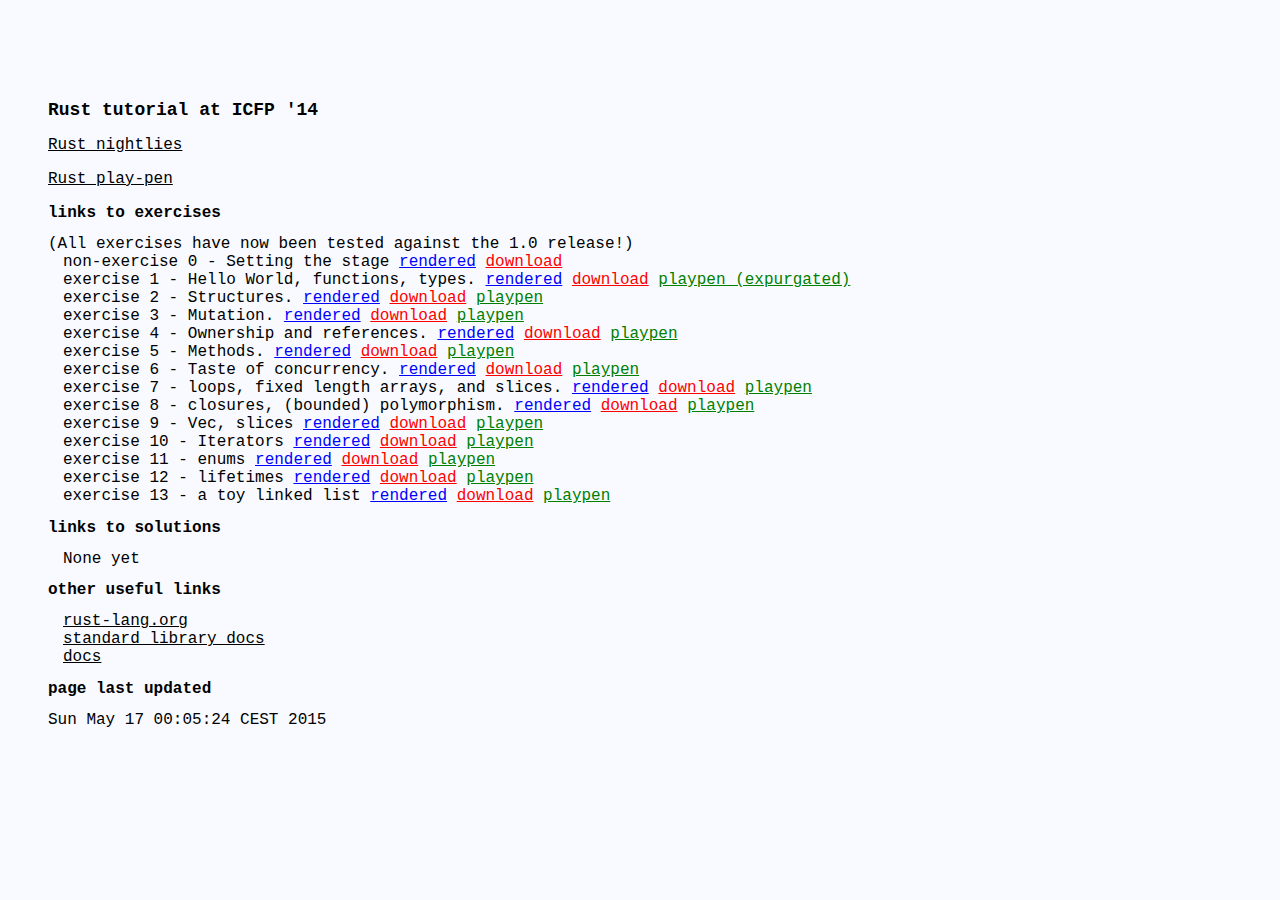
<file: index.html>
<!DOCTYPE HTML>
<html lang="en">
<head>
  <meta charset="utf-8">
  <title>Rust tutorial at ICFP '14</title>
  <link rel="stylesheet" type="text/css" href="examples.css">
  <link rel="icon" href="http://www.ncameron.org/favicon.ico">
 </head>
<body>

<h1>Rust tutorial at ICFP '14</h1>

<p><a href="http://www.rust-lang.org/install.html">Rust nightlies</a></p>

<p><a href="http://play.rust-lang.org/">Rust play-pen</a></p>

<h2>links to exercises</h2>

(All exercises have now been tested against the 1.0 release!)

<ul>
  <li>non-exercise 0 - Setting the stage                   <a class="rendered" href="src/ex0.rs.html">rendered</a> <a class="download" href="src/ex0.rs"
>download</a></li>                                                             
  <li>exercise 1 - Hello World, functions, types.          <a class="rendered" href="src/ex1.rs.html">rendered</a> <a class="download" href="src/ex1.rs"
>download</a> <a class="playpen" href="http://is.gd/YLpizZ">playpen (expurgated)</a></li>
  <li>exercise 2 - Structures.                             <a class="rendered" href="src/ex2.rs.html">rendered</a> <a class="download" href="src/ex2.rs"
>download</a> <a class="playpen" href="http://is.gd/o6yASQ">playpen</a></li>
  <li>exercise 3 - Mutation.                               <a class="rendered" href="src/ex3.rs.html">rendered</a> <a class="download" href="src/ex3.rs"
>download</a> <a class="playpen" href="http://is.gd/fqbhmo">playpen</a></li>
  <li>exercise 4 - Ownership and references.               <a class="rendered" href="src/ex4.rs.html">rendered</a> <a class="download" href="src/ex4.rs"
>download</a> <a class="playpen" href="http://is.gd/NSfb2P">playpen</a></li>
  <li>exercise 5 - Methods.                                <a class="rendered" href="src/ex5.rs.html">rendered</a> <a class="download" href="src/ex5.rs"
>download</a> <a class="playpen" href="http://is.gd/iGVbtJ">playpen</a></li>
  <li>exercise 6 - Taste of concurrency.                   <a class="rendered" href="src/ex6.rs.html">rendered</a> <a class="download" href="src/ex6.rs"
>download</a> <a class="playpen" href="http://is.gd/4eozmW">playpen</a></li>
  <li>exercise 7 - loops, fixed length arrays, and slices. <a class="rendered" href="src/ex7.rs.html">rendered</a> <a class="download" href="src/ex7.rs"
>download</a> <a class="playpen" href="http://is.gd/nQr86C">playpen</a></li>
  <li>exercise 8 - closures, (bounded) polymorphism.       <a class="rendered" href="src/ex8.rs.html">rendered</a> <a class="download" href="src/ex8.rs"
>download</a> <a class="playpen" href="http://is.gd/4RBD6M">playpen</a></li>
  <li>exercise 9 - Vec, slices                             <a class="rendered" href="src/ex9.rs.html">rendered</a> <a class="download" href="src/ex9.rs"
>download</a> <a class="playpen" href="http://is.gd/GQRBYy">playpen</a></li>
  <li>exercise 10 - Iterators                              <a class="rendered" href="src/ex10.rs.html">rendered</a> <a class="download" href="src/ex10.rs"
>download</a> <a class="playpen" href="http://is.gd/GVSH4i">playpen</a></li>
  <li>exercise 11 - enums                                  <a class="rendered" href="src/ex11.rs.html">rendered</a> <a class="download" href="src/ex11.rs"
>download</a> <a class="playpen" href="http://is.gd/tF6HkL">playpen</a></li>
  <li>exercise 12 - lifetimes                              <a class="rendered" href="src/ex12.rs.html">rendered</a> <a class="download" href="src/ex12.rs"
>download</a> <a class="playpen" href="http://is.gd/5klQnW">playpen</a></li>
  <li>exercise 13 - a toy linked list                      <a class="rendered" href="src/ex13.rs.html">rendered</a> <a class="download" href="src/ex13.rs"
>download</a> <a class="playpen" href="http://is.gd/7aTF0p">playpen</a></li>
</ul>

<h2>links to solutions</h2>


<ul>
  <li>None yet</li>
<!--    <li><a href="src/answers/ex1.rs">exercise 1</a></li> -->
</ul>

<h2>other useful links</h2>
<ul>
    <li><a href="http://www.rust-lang.org/">rust-lang.org</a></li>
    <li><a href="http://doc.rust-lang.org/std/index.html">standard library docs</a></li>
    <li><a href="http://doc.rust-lang.org/index.html">docs</a></li>
</ul>

<h2>page last updated</h2>
Sun May 17 00:05:24 CEST 2015
</body>
</html>
</file>
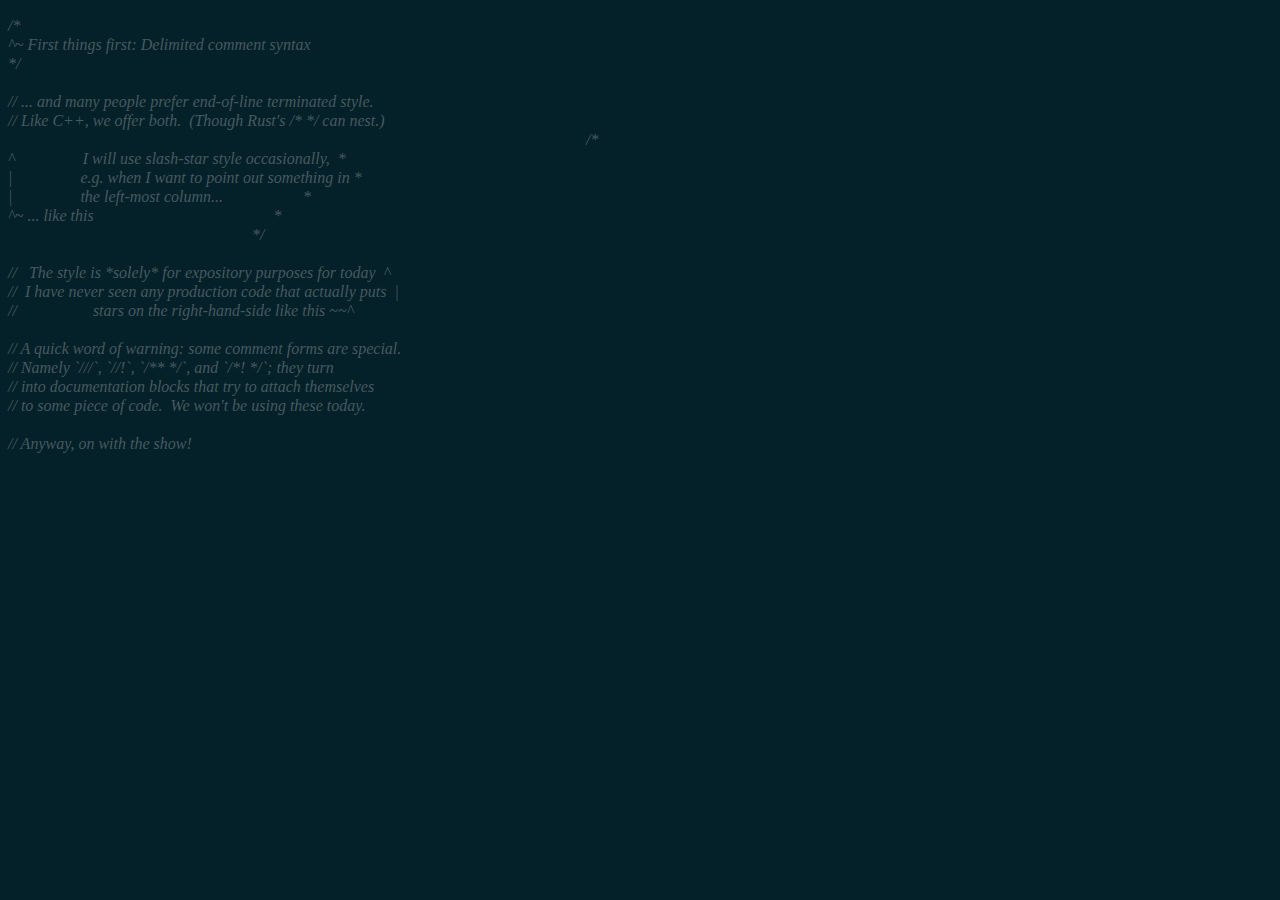
<file: src/ex0.rs.html>
<?xml version="1.0" encoding="utf-8"?>
<!DOCTYPE html PUBLIC "-//W3C//DTD XHTML 1.1//EN"
"http://www.w3.org/TR/xhtml11/DTD/xhtml11.dtd">
<html xmlns="http://www.w3.org/1999/xhtml">
  <head>
    <title>ex0.rs</title>
<meta name="generator" content="emacs 24.5.1; htmlfontify 0.21" />
<style type="text/css"><!-- 
body { font-family: Menlo;  font-stretch: normal;  font-weight: 500;  font-style: normal;  color: #708183;  background: #042028;  font-size: 12pt;  text-decoration: none; }
span.default   { font-family: Menlo;  font-stretch: normal;  font-weight: 500;  font-style: normal;  color: #708183;  background: #042028;  font-size: 12pt;  text-decoration: none; }
span.default a { font-family: Menlo;  font-stretch: normal;  font-weight: 500;  font-style: normal;  color: #708183;  background: #042028;  font-size: 12pt;  text-decoration: underline; }
span.comment   { color: #465a61;  font-style: italic;  font-weight: 500;  font-family: Menlo;  font-stretch: normal;  background: #042028;  font-size: 12pt;  text-decoration: none; }
span.comment a { color: #465a61;  font-style: italic;  font-weight: 500;  font-family: Menlo;  font-stretch: normal;  background: #042028;  font-size: 12pt;  text-decoration: underline; }
span.comment-delimiter   { color: #465a61;  font-style: italic;  font-weight: 500;  font-family: Menlo;  font-stretch: normal;  background: #042028;  font-size: 12pt;  text-decoration: none; }
span.comment-delimiter a { color: #465a61;  font-style: italic;  font-weight: 500;  font-family: Menlo;  font-stretch: normal;  background: #042028;  font-size: 12pt;  text-decoration: underline; }
 --></style>

    <script type="text/javascript"><!--
  // this function is needed to work around
  // a bug in IE related to element attributes
  function hasClass(obj)
  {
      var result = false;
      if (obj.getAttributeNode("class") != null)
      {
          result = obj.getAttributeNode("class").value;
      }
      return result;
  }

  function stripe(id)
  {
      // the flag we'll use to keep track of
      // whether the current row is odd or even
      var even = false;

      // if arguments are provided to specify the colors
      // of the even & odd rows, then use the them;
      // otherwise use the following defaults:
      var evenColor = arguments[1] ? arguments[1] : "#fff";
      var oddColor  = arguments[2] ? arguments[2] : "#ddd";

      // obtain a reference to the desired table
      // if no such table exists, abort
      var table = document.getElementById(id);
      if (! table) { return; }

      // by definition, tables can have more than one tbody
      // element, so we'll have to get the list of child
      // &lt;tbody&gt;s
      var tbodies = table.getElementsByTagName("tbody");

      // and iterate through them...
      for (var h = 0; h < tbodies.length; h++)
      {
          // find all the &lt;tr&gt; elements...
          var trs = tbodies[h].getElementsByTagName("tr");

          // ... and iterate through them
          for (var i = 0; i < trs.length; i++)
          {
              // avoid rows that have a class attribute
              // or backgroundColor style
              if (! hasClass(trs[i]) &&
                  ! trs[i].style.backgroundColor)
              {
                  // get all the cells in this row...
                  var tds = trs[i].getElementsByTagName("td");

                  // and iterate through them...
                  for (var j = 0; j < tds.length; j++)
                  {
                      var mytd = tds[j];

                      // avoid cells that have a class attribute
                      // or backgroundColor style
                      if (! hasClass(mytd) &&
                          ! mytd.style.backgroundColor)
                      {
                          mytd.style.backgroundColor =
                            even ? evenColor : oddColor;
                      }
                  }
              }
              // flip from odd to even, or vice-versa
              even =  ! even;
          }
      }
  }

  function toggle_invis( name )
  {
      var filter =
        { acceptNode:
          function( node )
          { var classname = node.id;
            if( classname )
            { var classbase = classname.substr( 0, name.length );
              if( classbase == name ) { return NodeFilter.FILTER_ACCEPT; } }
            return NodeFilter.FILTER_SKIP; } };
      var walker = document.createTreeWalker( document.body           ,
                                              NodeFilter.SHOW_ELEMENT ,
                                              filter                  ,
                                              false                   );
      while( walker.nextNode() )
      {
          var e = walker.currentNode;
          if( e.style.display == "none" ) { e.style.display = "inline"; }
          else                            { e.style.display = "none";   }
      }
  }
--> </script>
  </head>
  <body onload="stripe('index'); return true;">

<pre><span class="comment-delimiter">/*</span><span class="comment">
^~ First things first: Delimited comment syntax
*/</span>

<span class="comment-delimiter">// </span><span class="comment">... and many people prefer end-of-line terminated style.
</span><span class="comment-delimiter">// </span><span class="comment">Like C++, we offer both.  (Though Rust's /* */ can nest.)
</span>                                                            <span class="comment-delimiter">/*</span><span class="comment">
^                 I will use slash-star style occasionally,  *
|                 e.g. when I want to point out something in *
|                 the left-most column...                    *
^~ ... like this                                             *
                                                             */</span>

<span class="comment-delimiter">//   </span><span class="comment">The style is *solely* for expository purposes for today  ^
</span><span class="comment-delimiter">//  </span><span class="comment">I have never seen any production code that actually puts  |
</span><span class="comment-delimiter">//                   </span><span class="comment">stars on the right-hand-side like this ~~^
</span>
<span class="comment-delimiter">// </span><span class="comment">A quick word of warning: some comment forms are special.
</span><span class="comment-delimiter">// </span><span class="comment">Namely `///`, `//!`, `/** */`, and `/*! */`; they turn
</span><span class="comment-delimiter">// </span><span class="comment">into documentation blocks that try to attach themselves
</span><span class="comment-delimiter">// </span><span class="comment">to some piece of code.  We won't be using these today.
</span>
<span class="comment-delimiter">// </span><span class="comment">Anyway, on with the show!
</span></pre>

 </body>
</html>
</file>
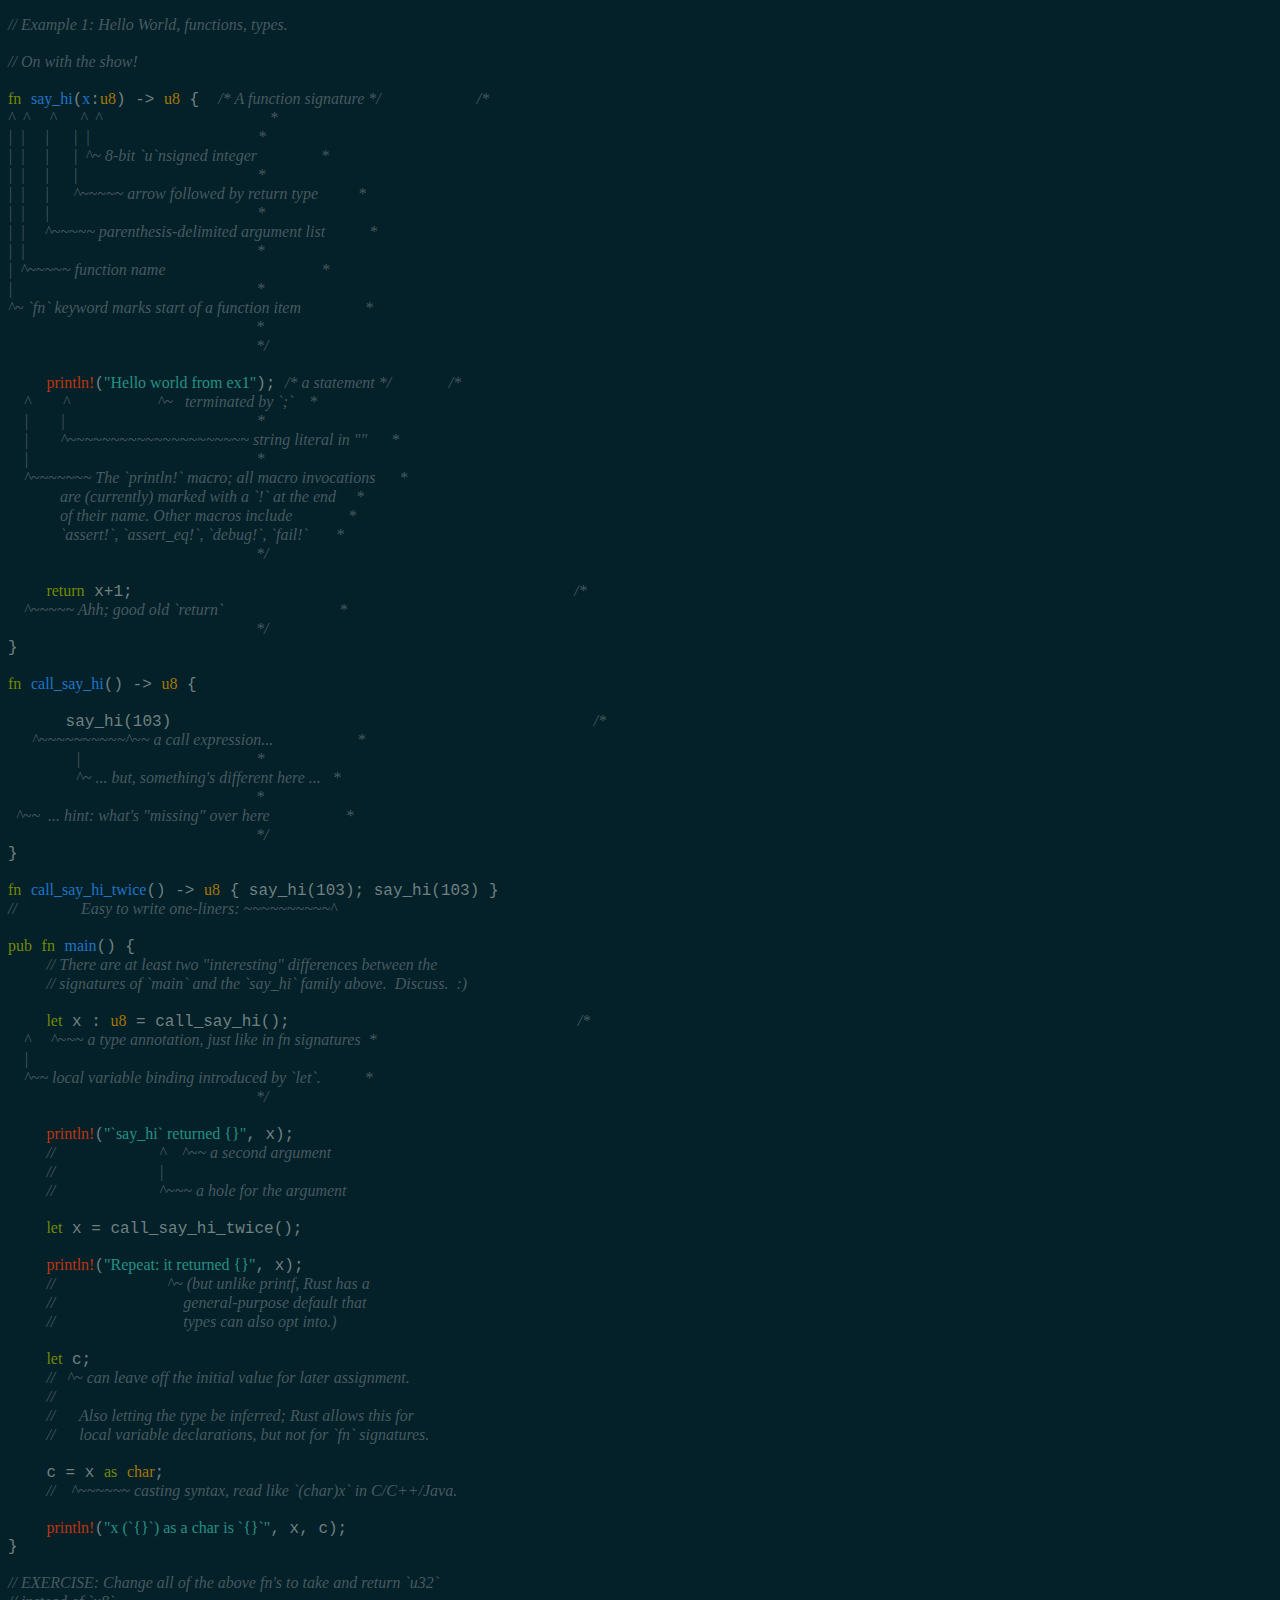
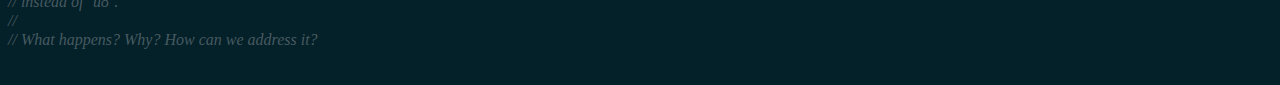
<file: src/ex1.rs.html>
<?xml version="1.0" encoding="utf-8"?>
<!DOCTYPE html PUBLIC "-//W3C//DTD XHTML 1.1//EN"
"http://www.w3.org/TR/xhtml11/DTD/xhtml11.dtd">
<html xmlns="http://www.w3.org/1999/xhtml">
  <head>
    <title>ex1.rs</title>
<meta name="generator" content="emacs 24.5.1; htmlfontify 0.21" />
<style type="text/css"><!-- 
body { font-family: Menlo;  font-stretch: normal;  font-weight: 500;  font-style: normal;  color: #708183;  background: #042028;  font-size: 12pt;  text-decoration: none; }
span.default   { font-family: Menlo;  font-stretch: normal;  font-weight: 500;  font-style: normal;  color: #708183;  background: #042028;  font-size: 12pt;  text-decoration: none; }
span.default a { font-family: Menlo;  font-stretch: normal;  font-weight: 500;  font-style: normal;  color: #708183;  background: #042028;  font-size: 12pt;  text-decoration: underline; }
span.string   { color: #259185;  font-style: normal;  font-weight: 500;  font-family: Menlo;  font-stretch: normal;  background: #042028;  font-size: 12pt;  text-decoration: none; }
span.string a { color: #259185;  font-style: normal;  font-weight: 500;  font-family: Menlo;  font-stretch: normal;  background: #042028;  font-size: 12pt;  text-decoration: underline; }
span.preprocessor   { color: #bd3612;  font-style: normal;  font-weight: 500;  font-family: Menlo;  font-stretch: normal;  background: #042028;  font-size: 12pt;  text-decoration: none; }
span.preprocessor a { color: #bd3612;  font-style: normal;  font-weight: 500;  font-family: Menlo;  font-stretch: normal;  background: #042028;  font-size: 12pt;  text-decoration: underline; }
span.type   { color: #a57705;  font-style: normal;  font-weight: 500;  font-family: Menlo;  font-stretch: normal;  background: #042028;  font-size: 12pt;  text-decoration: none; }
span.type a { color: #a57705;  font-style: normal;  font-weight: 500;  font-family: Menlo;  font-stretch: normal;  background: #042028;  font-size: 12pt;  text-decoration: underline; }
span.variable-name   { color: #2075c7;  font-style: normal;  font-weight: 500;  font-family: Menlo;  font-stretch: normal;  background: #042028;  font-size: 12pt;  text-decoration: none; }
span.variable-name a { color: #2075c7;  font-style: normal;  font-weight: 500;  font-family: Menlo;  font-stretch: normal;  background: #042028;  font-size: 12pt;  text-decoration: underline; }
span.function-name   { color: #2075c7;  font-style: normal;  font-weight: 500;  font-family: Menlo;  font-stretch: normal;  background: #042028;  font-size: 12pt;  text-decoration: none; }
span.function-name a { color: #2075c7;  font-style: normal;  font-weight: 500;  font-family: Menlo;  font-stretch: normal;  background: #042028;  font-size: 12pt;  text-decoration: underline; }
span.keyword   { color: #728a05;  font-style: normal;  font-weight: 500;  font-family: Menlo;  font-stretch: normal;  background: #042028;  font-size: 12pt;  text-decoration: none; }
span.keyword a { color: #728a05;  font-style: normal;  font-weight: 500;  font-family: Menlo;  font-stretch: normal;  background: #042028;  font-size: 12pt;  text-decoration: underline; }
span.comment   { color: #465a61;  font-style: italic;  font-weight: 500;  font-family: Menlo;  font-stretch: normal;  background: #042028;  font-size: 12pt;  text-decoration: none; }
span.comment a { color: #465a61;  font-style: italic;  font-weight: 500;  font-family: Menlo;  font-stretch: normal;  background: #042028;  font-size: 12pt;  text-decoration: underline; }
span.comment-delimiter   { color: #465a61;  font-style: italic;  font-weight: 500;  font-family: Menlo;  font-stretch: normal;  background: #042028;  font-size: 12pt;  text-decoration: none; }
span.comment-delimiter a { color: #465a61;  font-style: italic;  font-weight: 500;  font-family: Menlo;  font-stretch: normal;  background: #042028;  font-size: 12pt;  text-decoration: underline; }
 --></style>

    <script type="text/javascript"><!--
  // this function is needed to work around
  // a bug in IE related to element attributes
  function hasClass(obj)
  {
      var result = false;
      if (obj.getAttributeNode("class") != null)
      {
          result = obj.getAttributeNode("class").value;
      }
      return result;
  }

  function stripe(id)
  {
      // the flag we'll use to keep track of
      // whether the current row is odd or even
      var even = false;

      // if arguments are provided to specify the colors
      // of the even & odd rows, then use the them;
      // otherwise use the following defaults:
      var evenColor = arguments[1] ? arguments[1] : "#fff";
      var oddColor  = arguments[2] ? arguments[2] : "#ddd";

      // obtain a reference to the desired table
      // if no such table exists, abort
      var table = document.getElementById(id);
      if (! table) { return; }

      // by definition, tables can have more than one tbody
      // element, so we'll have to get the list of child
      // &lt;tbody&gt;s
      var tbodies = table.getElementsByTagName("tbody");

      // and iterate through them...
      for (var h = 0; h < tbodies.length; h++)
      {
          // find all the &lt;tr&gt; elements...
          var trs = tbodies[h].getElementsByTagName("tr");

          // ... and iterate through them
          for (var i = 0; i < trs.length; i++)
          {
              // avoid rows that have a class attribute
              // or backgroundColor style
              if (! hasClass(trs[i]) &&
                  ! trs[i].style.backgroundColor)
              {
                  // get all the cells in this row...
                  var tds = trs[i].getElementsByTagName("td");

                  // and iterate through them...
                  for (var j = 0; j < tds.length; j++)
                  {
                      var mytd = tds[j];

                      // avoid cells that have a class attribute
                      // or backgroundColor style
                      if (! hasClass(mytd) &&
                          ! mytd.style.backgroundColor)
                      {
                          mytd.style.backgroundColor =
                            even ? evenColor : oddColor;
                      }
                  }
              }
              // flip from odd to even, or vice-versa
              even =  ! even;
          }
      }
  }

  function toggle_invis( name )
  {
      var filter =
        { acceptNode:
          function( node )
          { var classname = node.id;
            if( classname )
            { var classbase = classname.substr( 0, name.length );
              if( classbase == name ) { return NodeFilter.FILTER_ACCEPT; } }
            return NodeFilter.FILTER_SKIP; } };
      var walker = document.createTreeWalker( document.body           ,
                                              NodeFilter.SHOW_ELEMENT ,
                                              filter                  ,
                                              false                   );
      while( walker.nextNode() )
      {
          var e = walker.currentNode;
          if( e.style.display == "none" ) { e.style.display = "inline"; }
          else                            { e.style.display = "none";   }
      }
  }
--> </script>
  </head>
  <body onload="stripe('index'); return true;">

<pre><span class="comment-delimiter">// </span><span class="comment">Example 1: Hello World, functions, types.
</span>
<span class="comment-delimiter">// </span><span class="comment">On with the show!
</span>
<span class="keyword">fn</span> <span class="function-name">say_hi</span>(<span class="variable-name">x</span>:<span class="type">u8</span>) -&gt; <span class="type">u8</span> {  <span class="comment-delimiter">/* </span><span class="comment">A function signature */</span>          <span class="comment-delimiter">/*</span><span class="comment">
^  ^     ^      ^  ^                                          *
|  |     |      |  |                                          *
|  |     |      |  ^~ 8-bit `u`nsigned integer                *
|  |     |      |                                             *
|  |     |      ^~~~~~ arrow followed by return type          *
|  |     |                                                    *
|  |     ^~~~~~ parenthesis-delimited argument list           *
|  |                                                          *
|  ^~~~~~ function name                                       *
|                                                             *
^~ `fn` keyword marks start of a function item                *
                                                              *
                                                              */</span>

    <span class="preprocessor">println!</span>(<span class="string">&quot;Hello world from ex1&quot;</span>); <span class="comment-delimiter">/* </span><span class="comment">a statement */</span>      <span class="comment-delimiter">/*</span><span class="comment">
    ^        ^                      ^~   terminated by `;`    *
    |        |                                                *
    |        ^~~~~~~~~~~~~~~~~~~~~~ string literal in &quot;&quot;      *
    |                                                         *
    ^~~~~~~~ The `println!` macro; all macro invocations      *
             are (currently) marked with a `!` at the end     *
             of their name. Other macros include              *
             `assert!`, `assert_eq!`, `debug!`, `fail!`       *
                                                              */</span>

    <span class="keyword">return</span> x+1;                                              <span class="comment-delimiter">/*</span><span class="comment">
    ^~~~~~ Ahh; good old `return`                             *
                                                              */</span>
}

<span class="keyword">fn</span> <span class="function-name">call_say_hi</span>() -&gt; <span class="type">u8</span> {

      say_hi(103)                                            <span class="comment-delimiter">/*</span><span class="comment">
      ^~~~~~~~~~~^~~ a call expression...                     *
                 |                                            *
                 ^~ ... but, something's different here ...   *
                                                              *
  ^~~  ... hint: what's &quot;missing&quot; over here                   *
                                                              */</span>
}

<span class="keyword">fn</span> <span class="function-name">call_say_hi_twice</span>() -&gt; <span class="type">u8</span> { say_hi(103); say_hi(103) }
<span class="comment-delimiter">//                </span><span class="comment">Easy to write one-liners: ~~~~~~~~~~^
</span>
<span class="keyword">pub</span> <span class="keyword">fn</span> <span class="function-name">main</span>() {
    <span class="comment-delimiter">// </span><span class="comment">There are at least two &quot;interesting&quot; differences between the
</span>    <span class="comment-delimiter">// </span><span class="comment">signatures of `main` and the `say_hi` family above.  Discuss.  :)
</span>
    <span class="keyword">let</span> x : <span class="type">u8</span> = call_say_hi();                              <span class="comment-delimiter">/*</span><span class="comment">
    ^     ^~~~ a type annotation, just like in fn signatures  *
    |
    ^~~ local variable binding introduced by `let`.           *
                                                              */</span>

    <span class="preprocessor">println!</span>(<span class="string">&quot;`say_hi` returned {}&quot;</span>, x);
    <span class="comment-delimiter">//                          </span><span class="comment">^    ^~~ a second argument
</span>    <span class="comment-delimiter">//                          </span><span class="comment">|
</span>    <span class="comment-delimiter">//                          </span><span class="comment">^~~~ a hole for the argument
</span>
    <span class="keyword">let</span> x = call_say_hi_twice();

    <span class="preprocessor">println!</span>(<span class="string">&quot;Repeat: it returned {}&quot;</span>, x);
    <span class="comment-delimiter">//                            </span><span class="comment">^~ (but unlike printf, Rust has a
</span>    <span class="comment-delimiter">//                                </span><span class="comment">general-purpose default that
</span>    <span class="comment-delimiter">//                                </span><span class="comment">types can also opt into.)
</span>
    <span class="keyword">let</span> c;
    <span class="comment-delimiter">//   </span><span class="comment">^~ can leave off the initial value for later assignment.
</span>    <span class="comment-delimiter">//</span><span class="comment">
</span>    <span class="comment-delimiter">//      </span><span class="comment">Also letting the type be inferred; Rust allows this for
</span>    <span class="comment-delimiter">//      </span><span class="comment">local variable declarations, but not for `fn` signatures.
</span>
    c = x <span class="keyword">as</span> <span class="type">char</span>;
    <span class="comment-delimiter">//    </span><span class="comment">^~~~~~~ casting syntax, read like `(char)x` in C/C++/Java.
</span>
    <span class="preprocessor">println!</span>(<span class="string">&quot;x (`{}`) as a char is `{}`&quot;</span>, x, c);
}

<span class="comment-delimiter">// </span><span class="comment">EXERCISE: Change all of the above fn's to take and return `u32`
</span><span class="comment-delimiter">// </span><span class="comment">instead of `u8`.
</span><span class="comment-delimiter">//</span><span class="comment">
</span><span class="comment-delimiter">// </span><span class="comment">What happens? Why? How can we address it?
</span></pre>

 </body>
</html>
</file>
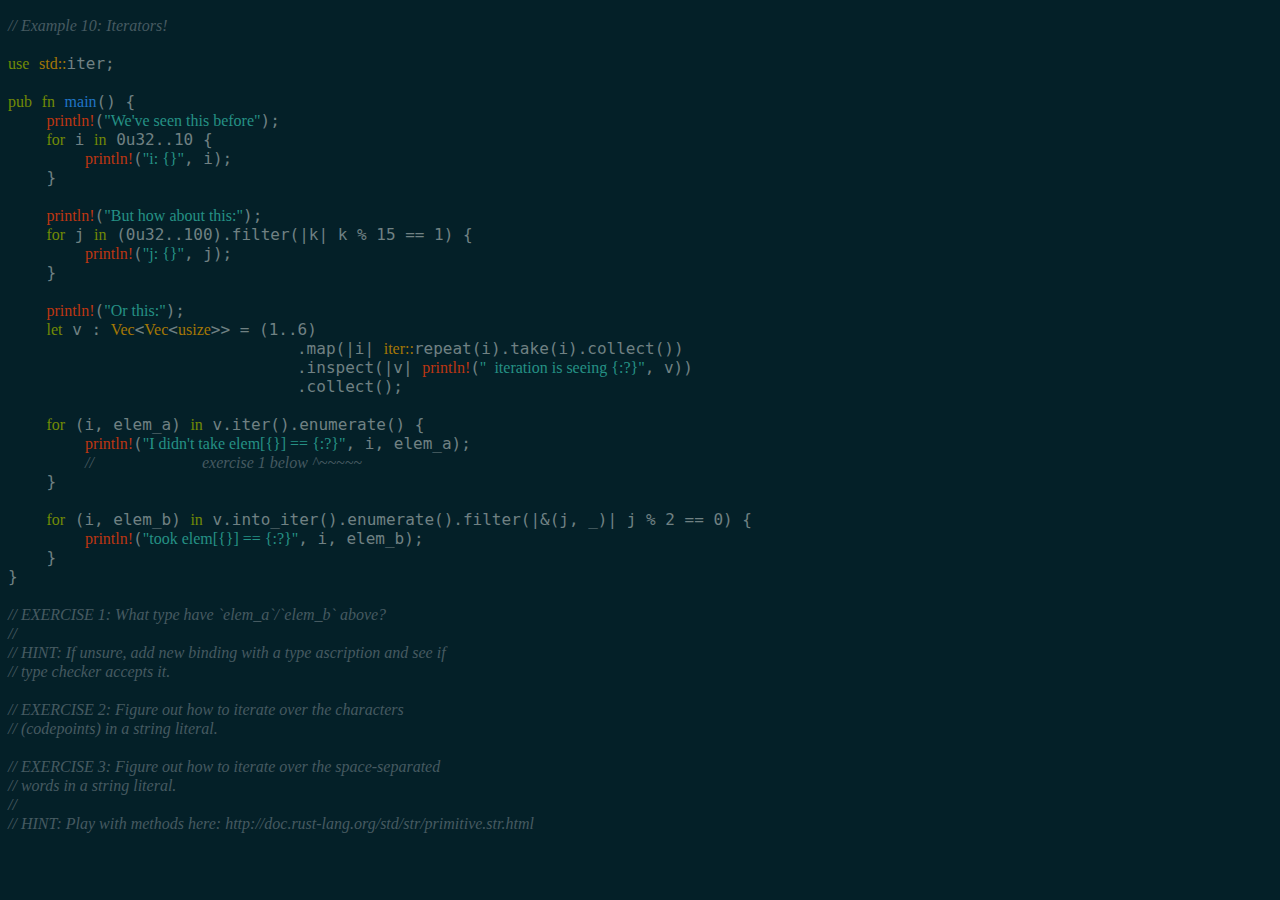
<file: src/ex10.rs.html>
<?xml version="1.0" encoding="utf-8"?>
<!DOCTYPE html PUBLIC "-//W3C//DTD XHTML 1.1//EN"
"http://www.w3.org/TR/xhtml11/DTD/xhtml11.dtd">
<html xmlns="http://www.w3.org/1999/xhtml">
  <head>
    <title>ex10.rs</title>
<meta name="generator" content="emacs 24.5.1; htmlfontify 0.21" />
<style type="text/css"><!-- 
body { font-family: Menlo;  font-stretch: normal;  font-weight: 500;  font-style: normal;  color: #708183;  background: #042028;  font-size: 12pt;  text-decoration: none; }
span.default   { font-family: Menlo;  font-stretch: normal;  font-weight: 500;  font-style: normal;  color: #708183;  background: #042028;  font-size: 12pt;  text-decoration: none; }
span.default a { font-family: Menlo;  font-stretch: normal;  font-weight: 500;  font-style: normal;  color: #708183;  background: #042028;  font-size: 12pt;  text-decoration: underline; }
span.string   { color: #259185;  font-style: normal;  font-weight: 500;  font-family: Menlo;  font-stretch: normal;  background: #042028;  font-size: 12pt;  text-decoration: none; }
span.string a { color: #259185;  font-style: normal;  font-weight: 500;  font-family: Menlo;  font-stretch: normal;  background: #042028;  font-size: 12pt;  text-decoration: underline; }
span.preprocessor   { color: #bd3612;  font-style: normal;  font-weight: 500;  font-family: Menlo;  font-stretch: normal;  background: #042028;  font-size: 12pt;  text-decoration: none; }
span.preprocessor a { color: #bd3612;  font-style: normal;  font-weight: 500;  font-family: Menlo;  font-stretch: normal;  background: #042028;  font-size: 12pt;  text-decoration: underline; }
span.function-name   { color: #2075c7;  font-style: normal;  font-weight: 500;  font-family: Menlo;  font-stretch: normal;  background: #042028;  font-size: 12pt;  text-decoration: none; }
span.function-name a { color: #2075c7;  font-style: normal;  font-weight: 500;  font-family: Menlo;  font-stretch: normal;  background: #042028;  font-size: 12pt;  text-decoration: underline; }
span.type   { color: #a57705;  font-style: normal;  font-weight: 500;  font-family: Menlo;  font-stretch: normal;  background: #042028;  font-size: 12pt;  text-decoration: none; }
span.type a { color: #a57705;  font-style: normal;  font-weight: 500;  font-family: Menlo;  font-stretch: normal;  background: #042028;  font-size: 12pt;  text-decoration: underline; }
span.keyword   { color: #728a05;  font-style: normal;  font-weight: 500;  font-family: Menlo;  font-stretch: normal;  background: #042028;  font-size: 12pt;  text-decoration: none; }
span.keyword a { color: #728a05;  font-style: normal;  font-weight: 500;  font-family: Menlo;  font-stretch: normal;  background: #042028;  font-size: 12pt;  text-decoration: underline; }
span.comment   { color: #465a61;  font-style: italic;  font-weight: 500;  font-family: Menlo;  font-stretch: normal;  background: #042028;  font-size: 12pt;  text-decoration: none; }
span.comment a { color: #465a61;  font-style: italic;  font-weight: 500;  font-family: Menlo;  font-stretch: normal;  background: #042028;  font-size: 12pt;  text-decoration: underline; }
span.comment-delimiter   { color: #465a61;  font-style: italic;  font-weight: 500;  font-family: Menlo;  font-stretch: normal;  background: #042028;  font-size: 12pt;  text-decoration: none; }
span.comment-delimiter a { color: #465a61;  font-style: italic;  font-weight: 500;  font-family: Menlo;  font-stretch: normal;  background: #042028;  font-size: 12pt;  text-decoration: underline; }
 --></style>

    <script type="text/javascript"><!--
  // this function is needed to work around
  // a bug in IE related to element attributes
  function hasClass(obj)
  {
      var result = false;
      if (obj.getAttributeNode("class") != null)
      {
          result = obj.getAttributeNode("class").value;
      }
      return result;
  }

  function stripe(id)
  {
      // the flag we'll use to keep track of
      // whether the current row is odd or even
      var even = false;

      // if arguments are provided to specify the colors
      // of the even & odd rows, then use the them;
      // otherwise use the following defaults:
      var evenColor = arguments[1] ? arguments[1] : "#fff";
      var oddColor  = arguments[2] ? arguments[2] : "#ddd";

      // obtain a reference to the desired table
      // if no such table exists, abort
      var table = document.getElementById(id);
      if (! table) { return; }

      // by definition, tables can have more than one tbody
      // element, so we'll have to get the list of child
      // &lt;tbody&gt;s
      var tbodies = table.getElementsByTagName("tbody");

      // and iterate through them...
      for (var h = 0; h < tbodies.length; h++)
      {
          // find all the &lt;tr&gt; elements...
          var trs = tbodies[h].getElementsByTagName("tr");

          // ... and iterate through them
          for (var i = 0; i < trs.length; i++)
          {
              // avoid rows that have a class attribute
              // or backgroundColor style
              if (! hasClass(trs[i]) &&
                  ! trs[i].style.backgroundColor)
              {
                  // get all the cells in this row...
                  var tds = trs[i].getElementsByTagName("td");

                  // and iterate through them...
                  for (var j = 0; j < tds.length; j++)
                  {
                      var mytd = tds[j];

                      // avoid cells that have a class attribute
                      // or backgroundColor style
                      if (! hasClass(mytd) &&
                          ! mytd.style.backgroundColor)
                      {
                          mytd.style.backgroundColor =
                            even ? evenColor : oddColor;
                      }
                  }
              }
              // flip from odd to even, or vice-versa
              even =  ! even;
          }
      }
  }

  function toggle_invis( name )
  {
      var filter =
        { acceptNode:
          function( node )
          { var classname = node.id;
            if( classname )
            { var classbase = classname.substr( 0, name.length );
              if( classbase == name ) { return NodeFilter.FILTER_ACCEPT; } }
            return NodeFilter.FILTER_SKIP; } };
      var walker = document.createTreeWalker( document.body           ,
                                              NodeFilter.SHOW_ELEMENT ,
                                              filter                  ,
                                              false                   );
      while( walker.nextNode() )
      {
          var e = walker.currentNode;
          if( e.style.display == "none" ) { e.style.display = "inline"; }
          else                            { e.style.display = "none";   }
      }
  }
--> </script>
  </head>
  <body onload="stripe('index'); return true;">

<pre><span class="comment-delimiter">// </span><span class="comment">Example 10: Iterators!
</span>
<span class="keyword">use</span> <span class="type">std::</span>iter;

<span class="keyword">pub</span> <span class="keyword">fn</span> <span class="function-name">main</span>() {
    <span class="preprocessor">println!</span>(<span class="string">&quot;We've seen this before&quot;</span>);
    <span class="keyword">for</span> i <span class="keyword">in</span> 0u32..10 {
        <span class="preprocessor">println!</span>(<span class="string">&quot;i: {}&quot;</span>, i);
    }

    <span class="preprocessor">println!</span>(<span class="string">&quot;But how about this:&quot;</span>);
    <span class="keyword">for</span> j <span class="keyword">in</span> (0u32..100).filter(|k| k % 15 == 1) {
        <span class="preprocessor">println!</span>(<span class="string">&quot;j: {}&quot;</span>, j);
    }

    <span class="preprocessor">println!</span>(<span class="string">&quot;Or this:&quot;</span>);
    <span class="keyword">let</span> v : <span class="type">Vec</span>&lt;<span class="type">Vec</span>&lt;<span class="type">usize</span>&gt;&gt; = (1..6)
                              .map(|i| <span class="type">iter::</span>repeat(i).take(i).collect())
                              .inspect(|v| <span class="preprocessor">println!</span>(<span class="string">&quot;  iteration is seeing {:?}&quot;</span>, v))
                              .collect();

    <span class="keyword">for</span> (i, elem_a) <span class="keyword">in</span> v.iter().enumerate() {
        <span class="preprocessor">println!</span>(<span class="string">&quot;I didn't take elem[{}] == {:?}&quot;</span>, i, elem_a);
        <span class="comment-delimiter">//                           </span><span class="comment">exercise 1 below ^~~~~~
</span>    }

    <span class="keyword">for</span> (i, elem_b) <span class="keyword">in</span> v.into_iter().enumerate().filter(|&amp;(j, _)| j % 2 == 0) {
        <span class="preprocessor">println!</span>(<span class="string">&quot;took elem[{}] == {:?}&quot;</span>, i, elem_b);
    }
}

<span class="comment-delimiter">// </span><span class="comment">EXERCISE 1: What type have `elem_a`/`elem_b` above?
</span><span class="comment-delimiter">//</span><span class="comment">
</span><span class="comment-delimiter">// </span><span class="comment">HINT: If unsure, add new binding with a type ascription and see if
</span><span class="comment-delimiter">// </span><span class="comment">type checker accepts it.
</span>
<span class="comment-delimiter">// </span><span class="comment">EXERCISE 2: Figure out how to iterate over the characters
</span><span class="comment-delimiter">// </span><span class="comment">(codepoints) in a string literal.
</span>
<span class="comment-delimiter">// </span><span class="comment">EXERCISE 3: Figure out how to iterate over the space-separated
</span><span class="comment-delimiter">// </span><span class="comment">words in a string literal.
</span><span class="comment-delimiter">//</span><span class="comment">
</span><span class="comment-delimiter">// </span><span class="comment">HINT: Play with methods here: http://doc.rust-lang.org/std/str/primitive.str.html
</span></pre>

 </body>
</html>
</file>
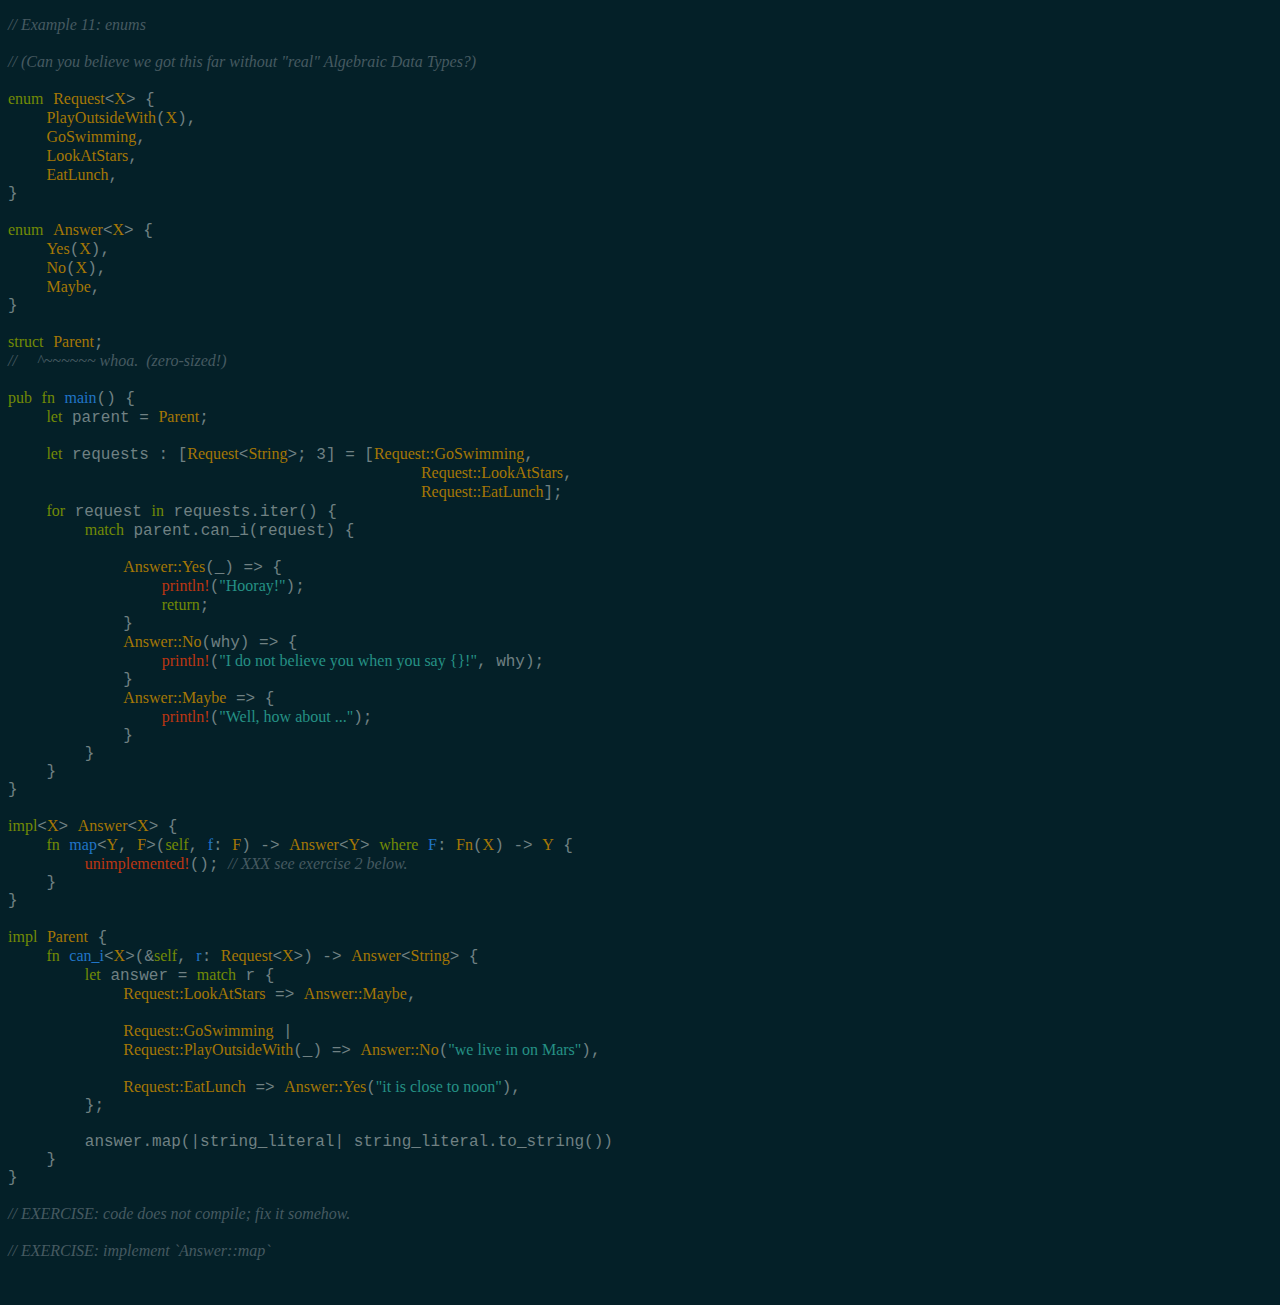
<file: src/ex11.rs.html>
<?xml version="1.0" encoding="utf-8"?>
<!DOCTYPE html PUBLIC "-//W3C//DTD XHTML 1.1//EN"
"http://www.w3.org/TR/xhtml11/DTD/xhtml11.dtd">
<html xmlns="http://www.w3.org/1999/xhtml">
  <head>
    <title>ex11.rs</title>
<meta name="generator" content="emacs 24.5.1; htmlfontify 0.21" />
<style type="text/css"><!-- 
body { font-family: Menlo;  font-stretch: normal;  font-weight: 500;  font-style: normal;  color: #708183;  background: #042028;  font-size: 12pt;  text-decoration: none; }
span.default   { font-family: Menlo;  font-stretch: normal;  font-weight: 500;  font-style: normal;  color: #708183;  background: #042028;  font-size: 12pt;  text-decoration: none; }
span.default a { font-family: Menlo;  font-stretch: normal;  font-weight: 500;  font-style: normal;  color: #708183;  background: #042028;  font-size: 12pt;  text-decoration: underline; }
span.variable-name   { color: #2075c7;  font-style: normal;  font-weight: 500;  font-family: Menlo;  font-stretch: normal;  background: #042028;  font-size: 12pt;  text-decoration: none; }
span.variable-name a { color: #2075c7;  font-style: normal;  font-weight: 500;  font-family: Menlo;  font-stretch: normal;  background: #042028;  font-size: 12pt;  text-decoration: underline; }
span.string   { color: #259185;  font-style: normal;  font-weight: 500;  font-family: Menlo;  font-stretch: normal;  background: #042028;  font-size: 12pt;  text-decoration: none; }
span.string a { color: #259185;  font-style: normal;  font-weight: 500;  font-family: Menlo;  font-stretch: normal;  background: #042028;  font-size: 12pt;  text-decoration: underline; }
span.preprocessor   { color: #bd3612;  font-style: normal;  font-weight: 500;  font-family: Menlo;  font-stretch: normal;  background: #042028;  font-size: 12pt;  text-decoration: none; }
span.preprocessor a { color: #bd3612;  font-style: normal;  font-weight: 500;  font-family: Menlo;  font-stretch: normal;  background: #042028;  font-size: 12pt;  text-decoration: underline; }
span.function-name   { color: #2075c7;  font-style: normal;  font-weight: 500;  font-family: Menlo;  font-stretch: normal;  background: #042028;  font-size: 12pt;  text-decoration: none; }
span.function-name a { color: #2075c7;  font-style: normal;  font-weight: 500;  font-family: Menlo;  font-stretch: normal;  background: #042028;  font-size: 12pt;  text-decoration: underline; }
span.type   { color: #a57705;  font-style: normal;  font-weight: 500;  font-family: Menlo;  font-stretch: normal;  background: #042028;  font-size: 12pt;  text-decoration: none; }
span.type a { color: #a57705;  font-style: normal;  font-weight: 500;  font-family: Menlo;  font-stretch: normal;  background: #042028;  font-size: 12pt;  text-decoration: underline; }
span.keyword   { color: #728a05;  font-style: normal;  font-weight: 500;  font-family: Menlo;  font-stretch: normal;  background: #042028;  font-size: 12pt;  text-decoration: none; }
span.keyword a { color: #728a05;  font-style: normal;  font-weight: 500;  font-family: Menlo;  font-stretch: normal;  background: #042028;  font-size: 12pt;  text-decoration: underline; }
span.comment   { color: #465a61;  font-style: italic;  font-weight: 500;  font-family: Menlo;  font-stretch: normal;  background: #042028;  font-size: 12pt;  text-decoration: none; }
span.comment a { color: #465a61;  font-style: italic;  font-weight: 500;  font-family: Menlo;  font-stretch: normal;  background: #042028;  font-size: 12pt;  text-decoration: underline; }
span.comment-delimiter   { color: #465a61;  font-style: italic;  font-weight: 500;  font-family: Menlo;  font-stretch: normal;  background: #042028;  font-size: 12pt;  text-decoration: none; }
span.comment-delimiter a { color: #465a61;  font-style: italic;  font-weight: 500;  font-family: Menlo;  font-stretch: normal;  background: #042028;  font-size: 12pt;  text-decoration: underline; }
 --></style>

    <script type="text/javascript"><!--
  // this function is needed to work around
  // a bug in IE related to element attributes
  function hasClass(obj)
  {
      var result = false;
      if (obj.getAttributeNode("class") != null)
      {
          result = obj.getAttributeNode("class").value;
      }
      return result;
  }

  function stripe(id)
  {
      // the flag we'll use to keep track of
      // whether the current row is odd or even
      var even = false;

      // if arguments are provided to specify the colors
      // of the even & odd rows, then use the them;
      // otherwise use the following defaults:
      var evenColor = arguments[1] ? arguments[1] : "#fff";
      var oddColor  = arguments[2] ? arguments[2] : "#ddd";

      // obtain a reference to the desired table
      // if no such table exists, abort
      var table = document.getElementById(id);
      if (! table) { return; }

      // by definition, tables can have more than one tbody
      // element, so we'll have to get the list of child
      // &lt;tbody&gt;s
      var tbodies = table.getElementsByTagName("tbody");

      // and iterate through them...
      for (var h = 0; h < tbodies.length; h++)
      {
          // find all the &lt;tr&gt; elements...
          var trs = tbodies[h].getElementsByTagName("tr");

          // ... and iterate through them
          for (var i = 0; i < trs.length; i++)
          {
              // avoid rows that have a class attribute
              // or backgroundColor style
              if (! hasClass(trs[i]) &&
                  ! trs[i].style.backgroundColor)
              {
                  // get all the cells in this row...
                  var tds = trs[i].getElementsByTagName("td");

                  // and iterate through them...
                  for (var j = 0; j < tds.length; j++)
                  {
                      var mytd = tds[j];

                      // avoid cells that have a class attribute
                      // or backgroundColor style
                      if (! hasClass(mytd) &&
                          ! mytd.style.backgroundColor)
                      {
                          mytd.style.backgroundColor =
                            even ? evenColor : oddColor;
                      }
                  }
              }
              // flip from odd to even, or vice-versa
              even =  ! even;
          }
      }
  }

  function toggle_invis( name )
  {
      var filter =
        { acceptNode:
          function( node )
          { var classname = node.id;
            if( classname )
            { var classbase = classname.substr( 0, name.length );
              if( classbase == name ) { return NodeFilter.FILTER_ACCEPT; } }
            return NodeFilter.FILTER_SKIP; } };
      var walker = document.createTreeWalker( document.body           ,
                                              NodeFilter.SHOW_ELEMENT ,
                                              filter                  ,
                                              false                   );
      while( walker.nextNode() )
      {
          var e = walker.currentNode;
          if( e.style.display == "none" ) { e.style.display = "inline"; }
          else                            { e.style.display = "none";   }
      }
  }
--> </script>
  </head>
  <body onload="stripe('index'); return true;">

<pre><span class="comment-delimiter">// </span><span class="comment">Example 11: enums
</span>
<span class="comment-delimiter">// </span><span class="comment">(Can you believe we got this far without &quot;real&quot; Algebraic Data Types?)
</span>
<span class="keyword">enum</span> <span class="type">Request</span>&lt;<span class="type">X</span>&gt; {
    <span class="type">PlayOutsideWith</span>(<span class="type">X</span>),
    <span class="type">GoSwimming</span>,
    <span class="type">LookAtStars</span>,
    <span class="type">EatLunch</span>,
}

<span class="keyword">enum</span> <span class="type">Answer</span>&lt;<span class="type">X</span>&gt; {
    <span class="type">Yes</span>(<span class="type">X</span>),
    <span class="type">No</span>(<span class="type">X</span>),
    <span class="type">Maybe</span>,
}

<span class="keyword">struct</span> <span class="type">Parent</span>;
<span class="comment-delimiter">//     </span><span class="comment">^~~~~~~ whoa.  (zero-sized!)
</span>
<span class="keyword">pub</span> <span class="keyword">fn</span> <span class="function-name">main</span>() {
    <span class="keyword">let</span> parent = <span class="type">Parent</span>;

    <span class="keyword">let</span> requests : [<span class="type">Request</span>&lt;<span class="type">String</span>&gt;; 3] = [<span class="type">Request::GoSwimming</span>,
                                           <span class="type">Request::LookAtStars</span>,
                                           <span class="type">Request::EatLunch</span>];
    <span class="keyword">for</span> request <span class="keyword">in</span> requests.iter() {
        <span class="keyword">match</span> parent.can_i(request) {

            <span class="type">Answer::Yes</span>(_) =&gt; {
                <span class="preprocessor">println!</span>(<span class="string">&quot;Hooray!&quot;</span>);
                <span class="keyword">return</span>;
            }
            <span class="type">Answer::No</span>(why) =&gt; {
                <span class="preprocessor">println!</span>(<span class="string">&quot;I do not believe you when you say {}!&quot;</span>, why);
            }
            <span class="type">Answer::Maybe</span> =&gt; {
                <span class="preprocessor">println!</span>(<span class="string">&quot;Well, how about ...&quot;</span>);
            }
        }
    }
}

<span class="keyword">impl</span>&lt;<span class="type">X</span>&gt; <span class="type">Answer</span>&lt;<span class="type">X</span>&gt; {
    <span class="keyword">fn</span> <span class="function-name">map</span>&lt;<span class="type">Y</span>, <span class="type">F</span>&gt;(<span class="keyword">self</span>, <span class="variable-name">f</span>: <span class="type">F</span>) -&gt; <span class="type">Answer</span>&lt;<span class="type">Y</span>&gt; <span class="keyword">where</span> <span class="variable-name">F</span>: <span class="type">Fn</span>(<span class="type">X</span>) -&gt; <span class="type">Y</span> {
        <span class="preprocessor">unimplemented!</span>(); <span class="comment-delimiter">// </span><span class="comment">XXX see exercise 2 below.
</span>    }
}

<span class="keyword">impl</span> <span class="type">Parent</span> {
    <span class="keyword">fn</span> <span class="function-name">can_i</span>&lt;<span class="type">X</span>&gt;(&amp;<span class="keyword">self</span>, <span class="variable-name">r</span>: <span class="type">Request</span>&lt;<span class="type">X</span>&gt;) -&gt; <span class="type">Answer</span>&lt;<span class="type">String</span>&gt; {
        <span class="keyword">let</span> answer = <span class="keyword">match</span> r {
            <span class="type">Request::LookAtStars</span> =&gt; <span class="type">Answer::Maybe</span>,

            <span class="type">Request::GoSwimming</span> |
            <span class="type">Request::PlayOutsideWith</span>(_) =&gt; <span class="type">Answer::No</span>(<span class="string">&quot;we live in on Mars&quot;</span>),

            <span class="type">Request::EatLunch</span> =&gt; <span class="type">Answer::Yes</span>(<span class="string">&quot;it is close to noon&quot;</span>),
        };

        answer.map(|string_literal| string_literal.to_string())
    }
}

<span class="comment-delimiter">// </span><span class="comment">EXERCISE: code does not compile; fix it somehow.
</span>
<span class="comment-delimiter">// </span><span class="comment">EXERCISE: implement `Answer::map`
</span></pre>

 </body>
</html>
</file>
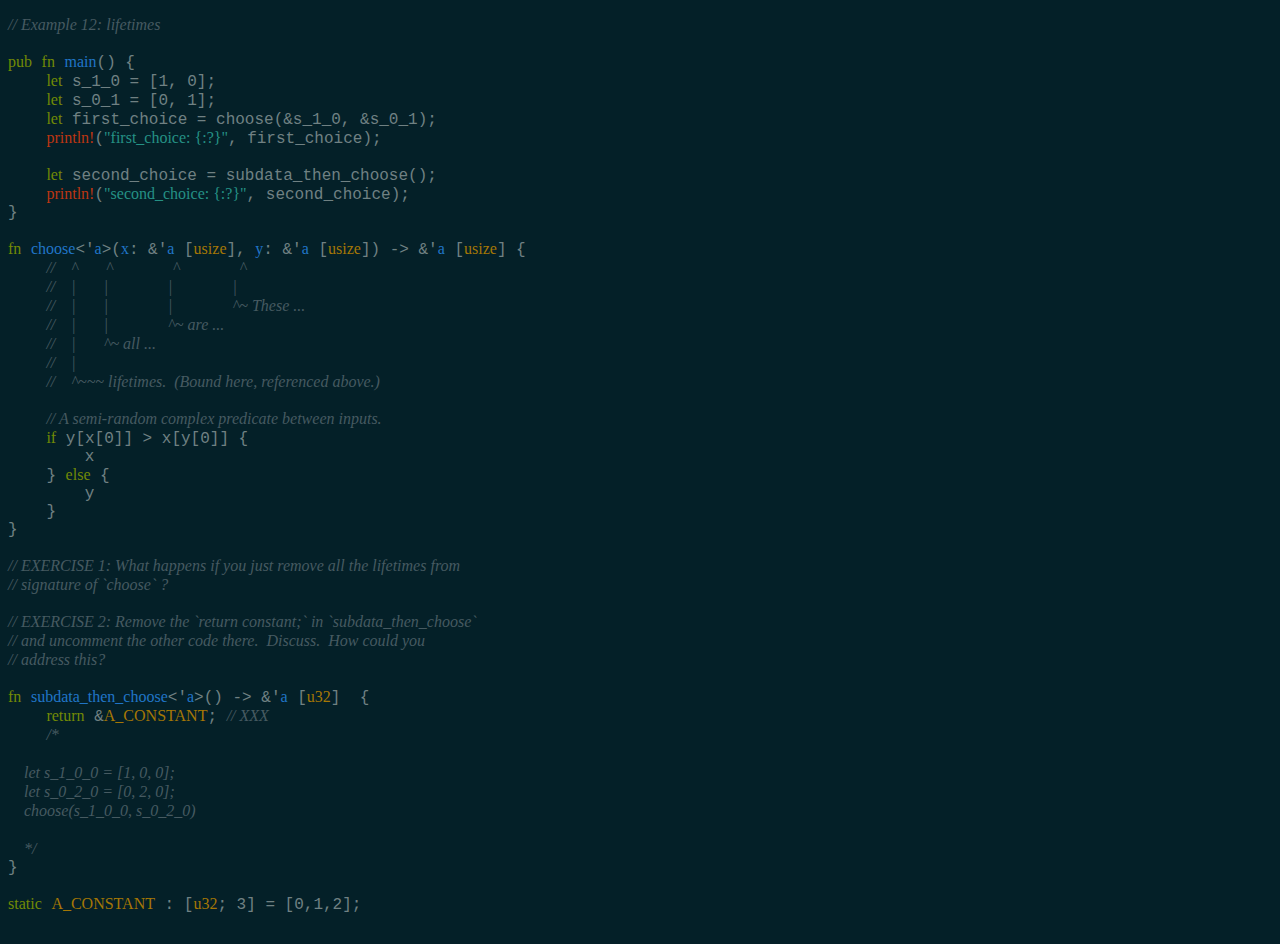
<file: src/ex12.rs.html>
<?xml version="1.0" encoding="utf-8"?>
<!DOCTYPE html PUBLIC "-//W3C//DTD XHTML 1.1//EN"
"http://www.w3.org/TR/xhtml11/DTD/xhtml11.dtd">
<html xmlns="http://www.w3.org/1999/xhtml">
  <head>
    <title>ex12.rs</title>
<meta name="generator" content="emacs 24.5.1; htmlfontify 0.21" />
<style type="text/css"><!-- 
body { font-family: Menlo;  font-stretch: normal;  font-weight: 500;  font-style: normal;  color: #708183;  background: #042028;  font-size: 12pt;  text-decoration: none; }
span.default   { font-family: Menlo;  font-stretch: normal;  font-weight: 500;  font-style: normal;  color: #708183;  background: #042028;  font-size: 12pt;  text-decoration: none; }
span.default a { font-family: Menlo;  font-stretch: normal;  font-weight: 500;  font-style: normal;  color: #708183;  background: #042028;  font-size: 12pt;  text-decoration: underline; }
span.type   { color: #a57705;  font-style: normal;  font-weight: 500;  font-family: Menlo;  font-stretch: normal;  background: #042028;  font-size: 12pt;  text-decoration: none; }
span.type a { color: #a57705;  font-style: normal;  font-weight: 500;  font-family: Menlo;  font-stretch: normal;  background: #042028;  font-size: 12pt;  text-decoration: underline; }
span.variable-name   { color: #2075c7;  font-style: normal;  font-weight: 500;  font-family: Menlo;  font-stretch: normal;  background: #042028;  font-size: 12pt;  text-decoration: none; }
span.variable-name a { color: #2075c7;  font-style: normal;  font-weight: 500;  font-family: Menlo;  font-stretch: normal;  background: #042028;  font-size: 12pt;  text-decoration: underline; }
span.string   { color: #259185;  font-style: normal;  font-weight: 500;  font-family: Menlo;  font-stretch: normal;  background: #042028;  font-size: 12pt;  text-decoration: none; }
span.string a { color: #259185;  font-style: normal;  font-weight: 500;  font-family: Menlo;  font-stretch: normal;  background: #042028;  font-size: 12pt;  text-decoration: underline; }
span.preprocessor   { color: #bd3612;  font-style: normal;  font-weight: 500;  font-family: Menlo;  font-stretch: normal;  background: #042028;  font-size: 12pt;  text-decoration: none; }
span.preprocessor a { color: #bd3612;  font-style: normal;  font-weight: 500;  font-family: Menlo;  font-stretch: normal;  background: #042028;  font-size: 12pt;  text-decoration: underline; }
span.function-name   { color: #2075c7;  font-style: normal;  font-weight: 500;  font-family: Menlo;  font-stretch: normal;  background: #042028;  font-size: 12pt;  text-decoration: none; }
span.function-name a { color: #2075c7;  font-style: normal;  font-weight: 500;  font-family: Menlo;  font-stretch: normal;  background: #042028;  font-size: 12pt;  text-decoration: underline; }
span.keyword   { color: #728a05;  font-style: normal;  font-weight: 500;  font-family: Menlo;  font-stretch: normal;  background: #042028;  font-size: 12pt;  text-decoration: none; }
span.keyword a { color: #728a05;  font-style: normal;  font-weight: 500;  font-family: Menlo;  font-stretch: normal;  background: #042028;  font-size: 12pt;  text-decoration: underline; }
span.comment   { color: #465a61;  font-style: italic;  font-weight: 500;  font-family: Menlo;  font-stretch: normal;  background: #042028;  font-size: 12pt;  text-decoration: none; }
span.comment a { color: #465a61;  font-style: italic;  font-weight: 500;  font-family: Menlo;  font-stretch: normal;  background: #042028;  font-size: 12pt;  text-decoration: underline; }
span.comment-delimiter   { color: #465a61;  font-style: italic;  font-weight: 500;  font-family: Menlo;  font-stretch: normal;  background: #042028;  font-size: 12pt;  text-decoration: none; }
span.comment-delimiter a { color: #465a61;  font-style: italic;  font-weight: 500;  font-family: Menlo;  font-stretch: normal;  background: #042028;  font-size: 12pt;  text-decoration: underline; }
 --></style>

    <script type="text/javascript"><!--
  // this function is needed to work around
  // a bug in IE related to element attributes
  function hasClass(obj)
  {
      var result = false;
      if (obj.getAttributeNode("class") != null)
      {
          result = obj.getAttributeNode("class").value;
      }
      return result;
  }

  function stripe(id)
  {
      // the flag we'll use to keep track of
      // whether the current row is odd or even
      var even = false;

      // if arguments are provided to specify the colors
      // of the even & odd rows, then use the them;
      // otherwise use the following defaults:
      var evenColor = arguments[1] ? arguments[1] : "#fff";
      var oddColor  = arguments[2] ? arguments[2] : "#ddd";

      // obtain a reference to the desired table
      // if no such table exists, abort
      var table = document.getElementById(id);
      if (! table) { return; }

      // by definition, tables can have more than one tbody
      // element, so we'll have to get the list of child
      // &lt;tbody&gt;s
      var tbodies = table.getElementsByTagName("tbody");

      // and iterate through them...
      for (var h = 0; h < tbodies.length; h++)
      {
          // find all the &lt;tr&gt; elements...
          var trs = tbodies[h].getElementsByTagName("tr");

          // ... and iterate through them
          for (var i = 0; i < trs.length; i++)
          {
              // avoid rows that have a class attribute
              // or backgroundColor style
              if (! hasClass(trs[i]) &&
                  ! trs[i].style.backgroundColor)
              {
                  // get all the cells in this row...
                  var tds = trs[i].getElementsByTagName("td");

                  // and iterate through them...
                  for (var j = 0; j < tds.length; j++)
                  {
                      var mytd = tds[j];

                      // avoid cells that have a class attribute
                      // or backgroundColor style
                      if (! hasClass(mytd) &&
                          ! mytd.style.backgroundColor)
                      {
                          mytd.style.backgroundColor =
                            even ? evenColor : oddColor;
                      }
                  }
              }
              // flip from odd to even, or vice-versa
              even =  ! even;
          }
      }
  }

  function toggle_invis( name )
  {
      var filter =
        { acceptNode:
          function( node )
          { var classname = node.id;
            if( classname )
            { var classbase = classname.substr( 0, name.length );
              if( classbase == name ) { return NodeFilter.FILTER_ACCEPT; } }
            return NodeFilter.FILTER_SKIP; } };
      var walker = document.createTreeWalker( document.body           ,
                                              NodeFilter.SHOW_ELEMENT ,
                                              filter                  ,
                                              false                   );
      while( walker.nextNode() )
      {
          var e = walker.currentNode;
          if( e.style.display == "none" ) { e.style.display = "inline"; }
          else                            { e.style.display = "none";   }
      }
  }
--> </script>
  </head>
  <body onload="stripe('index'); return true;">

<pre><span class="comment-delimiter">// </span><span class="comment">Example 12: lifetimes
</span>
<span class="keyword">pub</span> <span class="keyword">fn</span> <span class="function-name">main</span>() {
    <span class="keyword">let</span> s_1_0 = [1, 0];
    <span class="keyword">let</span> s_0_1 = [0, 1];
    <span class="keyword">let</span> first_choice = choose(&amp;s_1_0, &amp;s_0_1);
    <span class="preprocessor">println!</span>(<span class="string">&quot;first_choice: {:?}&quot;</span>, first_choice);

    <span class="keyword">let</span> second_choice = subdata_then_choose();
    <span class="preprocessor">println!</span>(<span class="string">&quot;second_choice: {:?}&quot;</span>, second_choice);
}

<span class="keyword">fn</span> <span class="function-name">choose</span>&lt;'<span class="variable-name">a</span>&gt;(<span class="variable-name">x</span>: &amp;'<span class="variable-name">a</span> [<span class="type">usize</span>], <span class="variable-name">y</span>: &amp;'<span class="variable-name">a</span> [<span class="type">usize</span>]) -&gt; &amp;'<span class="variable-name">a</span> [<span class="type">usize</span>] {
    <span class="comment-delimiter">//    </span><span class="comment">^       ^               ^               ^
</span>    <span class="comment-delimiter">//    </span><span class="comment">|       |               |               |
</span>    <span class="comment-delimiter">//    </span><span class="comment">|       |               |               ^~ These ...
</span>    <span class="comment-delimiter">//    </span><span class="comment">|       |               ^~ are ...
</span>    <span class="comment-delimiter">//    </span><span class="comment">|       ^~ all ...
</span>    <span class="comment-delimiter">//    </span><span class="comment">|
</span>    <span class="comment-delimiter">//    </span><span class="comment">^~~~ lifetimes.  (Bound here, referenced above.)
</span>
    <span class="comment-delimiter">// </span><span class="comment">A semi-random complex predicate between inputs.
</span>    <span class="keyword">if</span> y[x[0]] &gt; x[y[0]] {
        x
    } <span class="keyword">else</span> {
        y
    }
}

<span class="comment-delimiter">// </span><span class="comment">EXERCISE 1: What happens if you just remove all the lifetimes from
</span><span class="comment-delimiter">// </span><span class="comment">signature of `choose` ?
</span>
<span class="comment-delimiter">// </span><span class="comment">EXERCISE 2: Remove the `return constant;` in `subdata_then_choose`
</span><span class="comment-delimiter">// </span><span class="comment">and uncomment the other code there.  Discuss.  How could you
</span><span class="comment-delimiter">// </span><span class="comment">address this?
</span>
<span class="keyword">fn</span> <span class="function-name">subdata_then_choose</span>&lt;'<span class="variable-name">a</span>&gt;() -&gt; &amp;'<span class="variable-name">a</span> [<span class="type">u32</span>]  {
    <span class="keyword">return</span> &amp;<span class="type">A_CONSTANT</span>; <span class="comment-delimiter">// </span><span class="comment">XXX
</span>    <span class="comment-delimiter">/*</span><span class="comment">

    let s_1_0_0 = [1, 0, 0];
    let s_0_2_0 = [0, 2, 0];
    choose(s_1_0_0, s_0_2_0)

    */</span>
}

<span class="keyword">static</span> <span class="type">A_CONSTANT</span> : [<span class="type">u32</span>; 3] = [0,1,2];
</pre>

 </body>
</html>
</file>
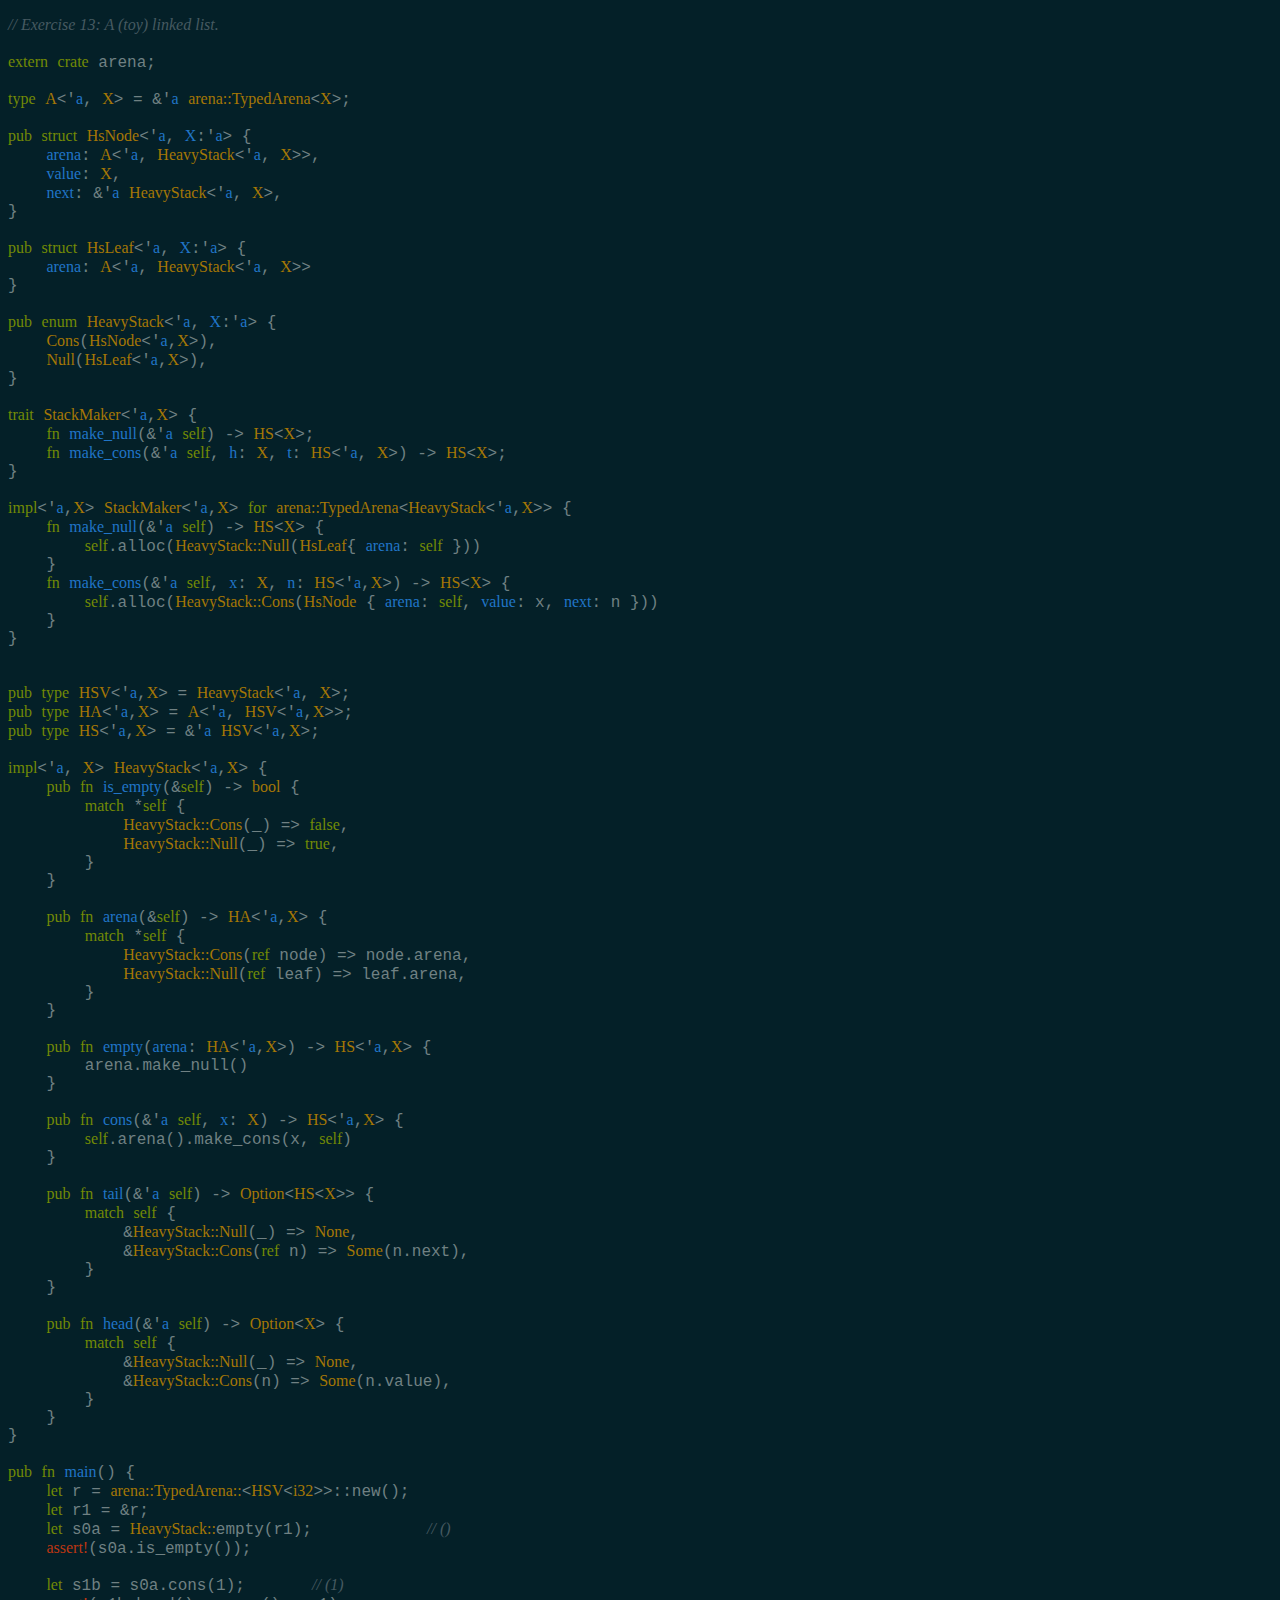
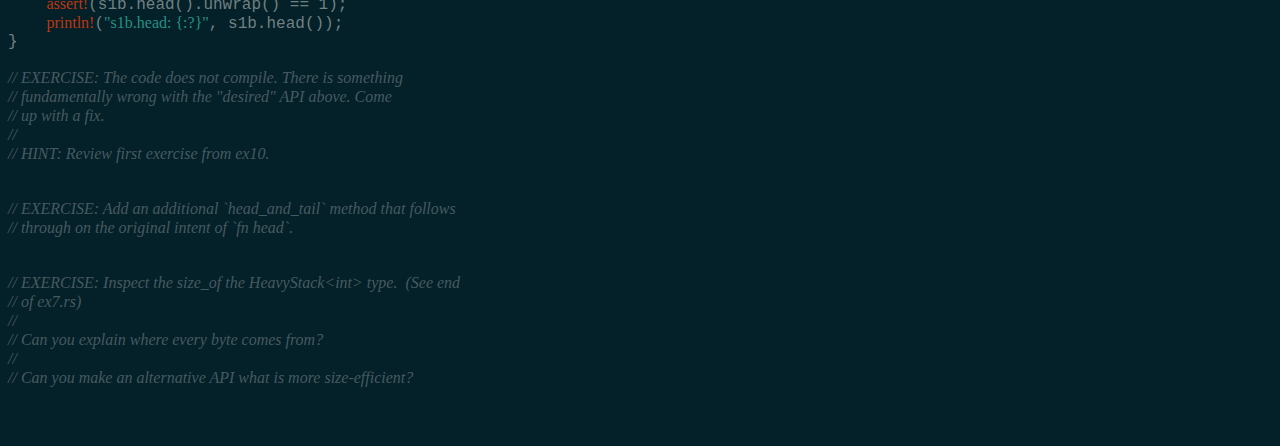
<file: src/ex13.rs.html>
<?xml version="1.0" encoding="utf-8"?>
<!DOCTYPE html PUBLIC "-//W3C//DTD XHTML 1.1//EN"
"http://www.w3.org/TR/xhtml11/DTD/xhtml11.dtd">
<html xmlns="http://www.w3.org/1999/xhtml">
  <head>
    <title>ex13.rs</title>
<meta name="generator" content="emacs 24.5.1; htmlfontify 0.21" />
<style type="text/css"><!-- 
body { font-family: Menlo;  font-stretch: normal;  font-weight: 500;  font-style: normal;  color: #708183;  background: #042028;  font-size: 12pt;  text-decoration: none; }
span.default   { font-family: Menlo;  font-stretch: normal;  font-weight: 500;  font-style: normal;  color: #708183;  background: #042028;  font-size: 12pt;  text-decoration: none; }
span.default a { font-family: Menlo;  font-stretch: normal;  font-weight: 500;  font-style: normal;  color: #708183;  background: #042028;  font-size: 12pt;  text-decoration: underline; }
span.string   { color: #259185;  font-style: normal;  font-weight: 500;  font-family: Menlo;  font-stretch: normal;  background: #042028;  font-size: 12pt;  text-decoration: none; }
span.string a { color: #259185;  font-style: normal;  font-weight: 500;  font-family: Menlo;  font-stretch: normal;  background: #042028;  font-size: 12pt;  text-decoration: underline; }
span.preprocessor   { color: #bd3612;  font-style: normal;  font-weight: 500;  font-family: Menlo;  font-stretch: normal;  background: #042028;  font-size: 12pt;  text-decoration: none; }
span.preprocessor a { color: #bd3612;  font-style: normal;  font-weight: 500;  font-family: Menlo;  font-stretch: normal;  background: #042028;  font-size: 12pt;  text-decoration: underline; }
span.function-name   { color: #2075c7;  font-style: normal;  font-weight: 500;  font-family: Menlo;  font-stretch: normal;  background: #042028;  font-size: 12pt;  text-decoration: none; }
span.function-name a { color: #2075c7;  font-style: normal;  font-weight: 500;  font-family: Menlo;  font-stretch: normal;  background: #042028;  font-size: 12pt;  text-decoration: underline; }
span.variable-name   { color: #2075c7;  font-style: normal;  font-weight: 500;  font-family: Menlo;  font-stretch: normal;  background: #042028;  font-size: 12pt;  text-decoration: none; }
span.variable-name a { color: #2075c7;  font-style: normal;  font-weight: 500;  font-family: Menlo;  font-stretch: normal;  background: #042028;  font-size: 12pt;  text-decoration: underline; }
span.type   { color: #a57705;  font-style: normal;  font-weight: 500;  font-family: Menlo;  font-stretch: normal;  background: #042028;  font-size: 12pt;  text-decoration: none; }
span.type a { color: #a57705;  font-style: normal;  font-weight: 500;  font-family: Menlo;  font-stretch: normal;  background: #042028;  font-size: 12pt;  text-decoration: underline; }
span.keyword   { color: #728a05;  font-style: normal;  font-weight: 500;  font-family: Menlo;  font-stretch: normal;  background: #042028;  font-size: 12pt;  text-decoration: none; }
span.keyword a { color: #728a05;  font-style: normal;  font-weight: 500;  font-family: Menlo;  font-stretch: normal;  background: #042028;  font-size: 12pt;  text-decoration: underline; }
span.comment   { color: #465a61;  font-style: italic;  font-weight: 500;  font-family: Menlo;  font-stretch: normal;  background: #042028;  font-size: 12pt;  text-decoration: none; }
span.comment a { color: #465a61;  font-style: italic;  font-weight: 500;  font-family: Menlo;  font-stretch: normal;  background: #042028;  font-size: 12pt;  text-decoration: underline; }
span.comment-delimiter   { color: #465a61;  font-style: italic;  font-weight: 500;  font-family: Menlo;  font-stretch: normal;  background: #042028;  font-size: 12pt;  text-decoration: none; }
span.comment-delimiter a { color: #465a61;  font-style: italic;  font-weight: 500;  font-family: Menlo;  font-stretch: normal;  background: #042028;  font-size: 12pt;  text-decoration: underline; }
 --></style>

    <script type="text/javascript"><!--
  // this function is needed to work around
  // a bug in IE related to element attributes
  function hasClass(obj)
  {
      var result = false;
      if (obj.getAttributeNode("class") != null)
      {
          result = obj.getAttributeNode("class").value;
      }
      return result;
  }

  function stripe(id)
  {
      // the flag we'll use to keep track of
      // whether the current row is odd or even
      var even = false;

      // if arguments are provided to specify the colors
      // of the even & odd rows, then use the them;
      // otherwise use the following defaults:
      var evenColor = arguments[1] ? arguments[1] : "#fff";
      var oddColor  = arguments[2] ? arguments[2] : "#ddd";

      // obtain a reference to the desired table
      // if no such table exists, abort
      var table = document.getElementById(id);
      if (! table) { return; }

      // by definition, tables can have more than one tbody
      // element, so we'll have to get the list of child
      // &lt;tbody&gt;s
      var tbodies = table.getElementsByTagName("tbody");

      // and iterate through them...
      for (var h = 0; h < tbodies.length; h++)
      {
          // find all the &lt;tr&gt; elements...
          var trs = tbodies[h].getElementsByTagName("tr");

          // ... and iterate through them
          for (var i = 0; i < trs.length; i++)
          {
              // avoid rows that have a class attribute
              // or backgroundColor style
              if (! hasClass(trs[i]) &&
                  ! trs[i].style.backgroundColor)
              {
                  // get all the cells in this row...
                  var tds = trs[i].getElementsByTagName("td");

                  // and iterate through them...
                  for (var j = 0; j < tds.length; j++)
                  {
                      var mytd = tds[j];

                      // avoid cells that have a class attribute
                      // or backgroundColor style
                      if (! hasClass(mytd) &&
                          ! mytd.style.backgroundColor)
                      {
                          mytd.style.backgroundColor =
                            even ? evenColor : oddColor;
                      }
                  }
              }
              // flip from odd to even, or vice-versa
              even =  ! even;
          }
      }
  }

  function toggle_invis( name )
  {
      var filter =
        { acceptNode:
          function( node )
          { var classname = node.id;
            if( classname )
            { var classbase = classname.substr( 0, name.length );
              if( classbase == name ) { return NodeFilter.FILTER_ACCEPT; } }
            return NodeFilter.FILTER_SKIP; } };
      var walker = document.createTreeWalker( document.body           ,
                                              NodeFilter.SHOW_ELEMENT ,
                                              filter                  ,
                                              false                   );
      while( walker.nextNode() )
      {
          var e = walker.currentNode;
          if( e.style.display == "none" ) { e.style.display = "inline"; }
          else                            { e.style.display = "none";   }
      }
  }
--> </script>
  </head>
  <body onload="stripe('index'); return true;">

<pre><span class="comment-delimiter">// </span><span class="comment">Exercise 13: A (toy) linked list.
</span>
<span class="keyword">extern</span> <span class="keyword">crate</span> arena;

<span class="keyword">type</span> <span class="type">A</span>&lt;'<span class="variable-name">a</span>, <span class="type">X</span>&gt; = &amp;'<span class="variable-name">a</span> <span class="type">arena::TypedArena</span>&lt;<span class="type">X</span>&gt;;

<span class="keyword">pub</span> <span class="keyword">struct</span> <span class="type">HsNode</span>&lt;'<span class="variable-name">a</span>, <span class="variable-name">X</span>:'<span class="variable-name">a</span>&gt; {
    <span class="variable-name">arena</span>: <span class="type">A</span>&lt;'<span class="variable-name">a</span>, <span class="type">HeavyStack</span>&lt;'<span class="variable-name">a</span>, <span class="type">X</span>&gt;&gt;,
    <span class="variable-name">value</span>: <span class="type">X</span>,
    <span class="variable-name">next</span>: &amp;'<span class="variable-name">a</span> <span class="type">HeavyStack</span>&lt;'<span class="variable-name">a</span>, <span class="type">X</span>&gt;,
}

<span class="keyword">pub</span> <span class="keyword">struct</span> <span class="type">HsLeaf</span>&lt;'<span class="variable-name">a</span>, <span class="variable-name">X</span>:'<span class="variable-name">a</span>&gt; {
    <span class="variable-name">arena</span>: <span class="type">A</span>&lt;'<span class="variable-name">a</span>, <span class="type">HeavyStack</span>&lt;'<span class="variable-name">a</span>, <span class="type">X</span>&gt;&gt;
}

<span class="keyword">pub</span> <span class="keyword">enum</span> <span class="type">HeavyStack</span>&lt;'<span class="variable-name">a</span>, <span class="variable-name">X</span>:'<span class="variable-name">a</span>&gt; {
    <span class="type">Cons</span>(<span class="type">HsNode</span>&lt;'<span class="variable-name">a</span>,<span class="type">X</span>&gt;),
    <span class="type">Null</span>(<span class="type">HsLeaf</span>&lt;'<span class="variable-name">a</span>,<span class="type">X</span>&gt;),
}

<span class="keyword">trait</span> <span class="type">StackMaker</span>&lt;'<span class="variable-name">a</span>,<span class="type">X</span>&gt; {
    <span class="keyword">fn</span> <span class="function-name">make_null</span>(&amp;'<span class="variable-name">a</span> <span class="keyword">self</span>) -&gt; <span class="type">HS</span>&lt;<span class="type">X</span>&gt;;
    <span class="keyword">fn</span> <span class="function-name">make_cons</span>(&amp;'<span class="variable-name">a</span> <span class="keyword">self</span>, <span class="variable-name">h</span>: <span class="type">X</span>, <span class="variable-name">t</span>: <span class="type">HS</span>&lt;'<span class="variable-name">a</span>, <span class="type">X</span>&gt;) -&gt; <span class="type">HS</span>&lt;<span class="type">X</span>&gt;;
}

<span class="keyword">impl</span>&lt;'<span class="variable-name">a</span>,<span class="type">X</span>&gt; <span class="type">StackMaker</span>&lt;'<span class="variable-name">a</span>,<span class="type">X</span>&gt; <span class="keyword">for</span> <span class="type">arena::TypedArena</span>&lt;<span class="type">HeavyStack</span>&lt;'<span class="variable-name">a</span>,<span class="type">X</span>&gt;&gt; {
    <span class="keyword">fn</span> <span class="function-name">make_null</span>(&amp;'<span class="variable-name">a</span> <span class="keyword">self</span>) -&gt; <span class="type">HS</span>&lt;<span class="type">X</span>&gt; {
        <span class="keyword">self</span>.alloc(<span class="type">HeavyStack::Null</span>(<span class="type">HsLeaf</span>{ <span class="variable-name">arena</span>: <span class="keyword">self</span> }))
    }
    <span class="keyword">fn</span> <span class="function-name">make_cons</span>(&amp;'<span class="variable-name">a</span> <span class="keyword">self</span>, <span class="variable-name">x</span>: <span class="type">X</span>, <span class="variable-name">n</span>: <span class="type">HS</span>&lt;'<span class="variable-name">a</span>,<span class="type">X</span>&gt;) -&gt; <span class="type">HS</span>&lt;<span class="type">X</span>&gt; {
        <span class="keyword">self</span>.alloc(<span class="type">HeavyStack::Cons</span>(<span class="type">HsNode</span> { <span class="variable-name">arena</span>: <span class="keyword">self</span>, <span class="variable-name">value</span>: x, <span class="variable-name">next</span>: n }))
    }
}


<span class="keyword">pub</span> <span class="keyword">type</span> <span class="type">HSV</span>&lt;'<span class="variable-name">a</span>,<span class="type">X</span>&gt; = <span class="type">HeavyStack</span>&lt;'<span class="variable-name">a</span>, <span class="type">X</span>&gt;;
<span class="keyword">pub</span> <span class="keyword">type</span> <span class="type">HA</span>&lt;'<span class="variable-name">a</span>,<span class="type">X</span>&gt; = <span class="type">A</span>&lt;'<span class="variable-name">a</span>, <span class="type">HSV</span>&lt;'<span class="variable-name">a</span>,<span class="type">X</span>&gt;&gt;;
<span class="keyword">pub</span> <span class="keyword">type</span> <span class="type">HS</span>&lt;'<span class="variable-name">a</span>,<span class="type">X</span>&gt; = &amp;'<span class="variable-name">a</span> <span class="type">HSV</span>&lt;'<span class="variable-name">a</span>,<span class="type">X</span>&gt;;

<span class="keyword">impl</span>&lt;'<span class="variable-name">a</span>, <span class="type">X</span>&gt; <span class="type">HeavyStack</span>&lt;'<span class="variable-name">a</span>,<span class="type">X</span>&gt; {
    <span class="keyword">pub</span> <span class="keyword">fn</span> <span class="function-name">is_empty</span>(&amp;<span class="keyword">self</span>) -&gt; <span class="type">bool</span> {
        <span class="keyword">match</span> *<span class="keyword">self</span> {
            <span class="type">HeavyStack::Cons</span>(_) =&gt; <span class="keyword">false</span>,
            <span class="type">HeavyStack::Null</span>(_) =&gt; <span class="keyword">true</span>,
        }
    }

    <span class="keyword">pub</span> <span class="keyword">fn</span> <span class="function-name">arena</span>(&amp;<span class="keyword">self</span>) -&gt; <span class="type">HA</span>&lt;'<span class="variable-name">a</span>,<span class="type">X</span>&gt; {
        <span class="keyword">match</span> *<span class="keyword">self</span> {
            <span class="type">HeavyStack::Cons</span>(<span class="keyword">ref</span> node) =&gt; node.arena,
            <span class="type">HeavyStack::Null</span>(<span class="keyword">ref</span> leaf) =&gt; leaf.arena,
        }
    }

    <span class="keyword">pub</span> <span class="keyword">fn</span> <span class="function-name">empty</span>(<span class="variable-name">arena</span>: <span class="type">HA</span>&lt;'<span class="variable-name">a</span>,<span class="type">X</span>&gt;) -&gt; <span class="type">HS</span>&lt;'<span class="variable-name">a</span>,<span class="type">X</span>&gt; {
        arena.make_null()
    }

    <span class="keyword">pub</span> <span class="keyword">fn</span> <span class="function-name">cons</span>(&amp;'<span class="variable-name">a</span> <span class="keyword">self</span>, <span class="variable-name">x</span>: <span class="type">X</span>) -&gt; <span class="type">HS</span>&lt;'<span class="variable-name">a</span>,<span class="type">X</span>&gt; {
        <span class="keyword">self</span>.arena().make_cons(x, <span class="keyword">self</span>)
    }

    <span class="keyword">pub</span> <span class="keyword">fn</span> <span class="function-name">tail</span>(&amp;'<span class="variable-name">a</span> <span class="keyword">self</span>) -&gt; <span class="type">Option</span>&lt;<span class="type">HS</span>&lt;<span class="type">X</span>&gt;&gt; {
        <span class="keyword">match</span> <span class="keyword">self</span> {
            &amp;<span class="type">HeavyStack::Null</span>(_) =&gt; <span class="type">None</span>,
            &amp;<span class="type">HeavyStack::Cons</span>(<span class="keyword">ref</span> n) =&gt; <span class="type">Some</span>(n.next),
        }
    }

    <span class="keyword">pub</span> <span class="keyword">fn</span> <span class="function-name">head</span>(&amp;'<span class="variable-name">a</span> <span class="keyword">self</span>) -&gt; <span class="type">Option</span>&lt;<span class="type">X</span>&gt; {
        <span class="keyword">match</span> <span class="keyword">self</span> {
            &amp;<span class="type">HeavyStack::Null</span>(_) =&gt; <span class="type">None</span>,
            &amp;<span class="type">HeavyStack::Cons</span>(n) =&gt; <span class="type">Some</span>(n.value),
        }
    }
}

<span class="keyword">pub</span> <span class="keyword">fn</span> <span class="function-name">main</span>() {
    <span class="keyword">let</span> r = <span class="type">arena::TypedArena::</span>&lt;<span class="type">HSV</span>&lt;<span class="type">i32</span>&gt;&gt;::new();
    <span class="keyword">let</span> r1 = &amp;r;
    <span class="keyword">let</span> s0a = <span class="type">HeavyStack::</span>empty(r1);            <span class="comment-delimiter">// </span><span class="comment">()
</span>    <span class="preprocessor">assert!</span>(s0a.is_empty());

    <span class="keyword">let</span> s1b = s0a.cons(1);       <span class="comment-delimiter">// </span><span class="comment">(1)
</span>    <span class="preprocessor">assert!</span>(s1b.head().unwrap() == 1);
    <span class="preprocessor">println!</span>(<span class="string">&quot;s1b.head: {:?}&quot;</span>, s1b.head());
}

<span class="comment-delimiter">// </span><span class="comment">EXERCISE: The code does not compile. There is something
</span><span class="comment-delimiter">// </span><span class="comment">fundamentally wrong with the &quot;desired&quot; API above. Come
</span><span class="comment-delimiter">// </span><span class="comment">up with a fix.
</span><span class="comment-delimiter">//</span><span class="comment">
</span><span class="comment-delimiter">// </span><span class="comment">HINT: Review first exercise from ex10.
</span>

<span class="comment-delimiter">// </span><span class="comment">EXERCISE: Add an additional `head_and_tail` method that follows
</span><span class="comment-delimiter">// </span><span class="comment">through on the original intent of `fn head`.
</span>

<span class="comment-delimiter">// </span><span class="comment">EXERCISE: Inspect the size_of the HeavyStack&lt;int&gt; type.  (See end
</span><span class="comment-delimiter">// </span><span class="comment">of ex7.rs)
</span><span class="comment-delimiter">//</span><span class="comment">
</span><span class="comment-delimiter">// </span><span class="comment">Can you explain where every byte comes from?
</span><span class="comment-delimiter">//</span><span class="comment">
</span><span class="comment-delimiter">// </span><span class="comment">Can you make an alternative API what is more size-efficient?
</span></pre>

 </body>
</html>
</file>
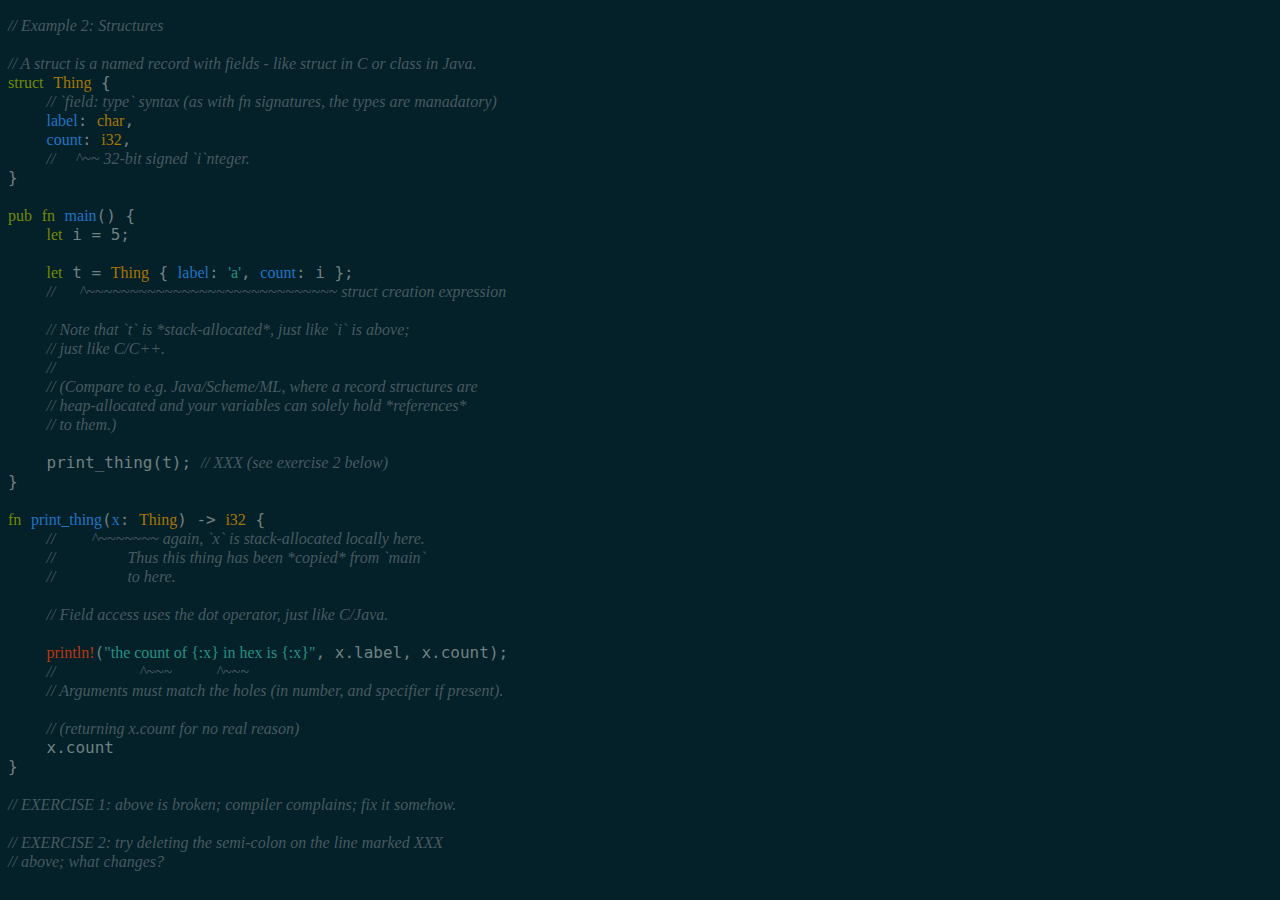
<file: src/ex2.rs.html>
<?xml version="1.0" encoding="utf-8"?>
<!DOCTYPE html PUBLIC "-//W3C//DTD XHTML 1.1//EN"
"http://www.w3.org/TR/xhtml11/DTD/xhtml11.dtd">
<html xmlns="http://www.w3.org/1999/xhtml">
  <head>
    <title>ex2.rs</title>
<meta name="generator" content="emacs 24.5.1; htmlfontify 0.21" />
<style type="text/css"><!-- 
body { font-family: Menlo;  font-stretch: normal;  font-weight: 500;  font-style: normal;  color: #708183;  background: #042028;  font-size: 12pt;  text-decoration: none; }
span.default   { font-family: Menlo;  font-stretch: normal;  font-weight: 500;  font-style: normal;  color: #708183;  background: #042028;  font-size: 12pt;  text-decoration: none; }
span.default a { font-family: Menlo;  font-stretch: normal;  font-weight: 500;  font-style: normal;  color: #708183;  background: #042028;  font-size: 12pt;  text-decoration: underline; }
span.preprocessor   { color: #bd3612;  font-style: normal;  font-weight: 500;  font-family: Menlo;  font-stretch: normal;  background: #042028;  font-size: 12pt;  text-decoration: none; }
span.preprocessor a { color: #bd3612;  font-style: normal;  font-weight: 500;  font-family: Menlo;  font-stretch: normal;  background: #042028;  font-size: 12pt;  text-decoration: underline; }
span.string   { color: #259185;  font-style: normal;  font-weight: 500;  font-family: Menlo;  font-stretch: normal;  background: #042028;  font-size: 12pt;  text-decoration: none; }
span.string a { color: #259185;  font-style: normal;  font-weight: 500;  font-family: Menlo;  font-stretch: normal;  background: #042028;  font-size: 12pt;  text-decoration: underline; }
span.function-name   { color: #2075c7;  font-style: normal;  font-weight: 500;  font-family: Menlo;  font-stretch: normal;  background: #042028;  font-size: 12pt;  text-decoration: none; }
span.function-name a { color: #2075c7;  font-style: normal;  font-weight: 500;  font-family: Menlo;  font-stretch: normal;  background: #042028;  font-size: 12pt;  text-decoration: underline; }
span.variable-name   { color: #2075c7;  font-style: normal;  font-weight: 500;  font-family: Menlo;  font-stretch: normal;  background: #042028;  font-size: 12pt;  text-decoration: none; }
span.variable-name a { color: #2075c7;  font-style: normal;  font-weight: 500;  font-family: Menlo;  font-stretch: normal;  background: #042028;  font-size: 12pt;  text-decoration: underline; }
span.type   { color: #a57705;  font-style: normal;  font-weight: 500;  font-family: Menlo;  font-stretch: normal;  background: #042028;  font-size: 12pt;  text-decoration: none; }
span.type a { color: #a57705;  font-style: normal;  font-weight: 500;  font-family: Menlo;  font-stretch: normal;  background: #042028;  font-size: 12pt;  text-decoration: underline; }
span.keyword   { color: #728a05;  font-style: normal;  font-weight: 500;  font-family: Menlo;  font-stretch: normal;  background: #042028;  font-size: 12pt;  text-decoration: none; }
span.keyword a { color: #728a05;  font-style: normal;  font-weight: 500;  font-family: Menlo;  font-stretch: normal;  background: #042028;  font-size: 12pt;  text-decoration: underline; }
span.comment   { color: #465a61;  font-style: italic;  font-weight: 500;  font-family: Menlo;  font-stretch: normal;  background: #042028;  font-size: 12pt;  text-decoration: none; }
span.comment a { color: #465a61;  font-style: italic;  font-weight: 500;  font-family: Menlo;  font-stretch: normal;  background: #042028;  font-size: 12pt;  text-decoration: underline; }
span.comment-delimiter   { color: #465a61;  font-style: italic;  font-weight: 500;  font-family: Menlo;  font-stretch: normal;  background: #042028;  font-size: 12pt;  text-decoration: none; }
span.comment-delimiter a { color: #465a61;  font-style: italic;  font-weight: 500;  font-family: Menlo;  font-stretch: normal;  background: #042028;  font-size: 12pt;  text-decoration: underline; }
 --></style>

    <script type="text/javascript"><!--
  // this function is needed to work around
  // a bug in IE related to element attributes
  function hasClass(obj)
  {
      var result = false;
      if (obj.getAttributeNode("class") != null)
      {
          result = obj.getAttributeNode("class").value;
      }
      return result;
  }

  function stripe(id)
  {
      // the flag we'll use to keep track of
      // whether the current row is odd or even
      var even = false;

      // if arguments are provided to specify the colors
      // of the even & odd rows, then use the them;
      // otherwise use the following defaults:
      var evenColor = arguments[1] ? arguments[1] : "#fff";
      var oddColor  = arguments[2] ? arguments[2] : "#ddd";

      // obtain a reference to the desired table
      // if no such table exists, abort
      var table = document.getElementById(id);
      if (! table) { return; }

      // by definition, tables can have more than one tbody
      // element, so we'll have to get the list of child
      // &lt;tbody&gt;s
      var tbodies = table.getElementsByTagName("tbody");

      // and iterate through them...
      for (var h = 0; h < tbodies.length; h++)
      {
          // find all the &lt;tr&gt; elements...
          var trs = tbodies[h].getElementsByTagName("tr");

          // ... and iterate through them
          for (var i = 0; i < trs.length; i++)
          {
              // avoid rows that have a class attribute
              // or backgroundColor style
              if (! hasClass(trs[i]) &&
                  ! trs[i].style.backgroundColor)
              {
                  // get all the cells in this row...
                  var tds = trs[i].getElementsByTagName("td");

                  // and iterate through them...
                  for (var j = 0; j < tds.length; j++)
                  {
                      var mytd = tds[j];

                      // avoid cells that have a class attribute
                      // or backgroundColor style
                      if (! hasClass(mytd) &&
                          ! mytd.style.backgroundColor)
                      {
                          mytd.style.backgroundColor =
                            even ? evenColor : oddColor;
                      }
                  }
              }
              // flip from odd to even, or vice-versa
              even =  ! even;
          }
      }
  }

  function toggle_invis( name )
  {
      var filter =
        { acceptNode:
          function( node )
          { var classname = node.id;
            if( classname )
            { var classbase = classname.substr( 0, name.length );
              if( classbase == name ) { return NodeFilter.FILTER_ACCEPT; } }
            return NodeFilter.FILTER_SKIP; } };
      var walker = document.createTreeWalker( document.body           ,
                                              NodeFilter.SHOW_ELEMENT ,
                                              filter                  ,
                                              false                   );
      while( walker.nextNode() )
      {
          var e = walker.currentNode;
          if( e.style.display == "none" ) { e.style.display = "inline"; }
          else                            { e.style.display = "none";   }
      }
  }
--> </script>
  </head>
  <body onload="stripe('index'); return true;">

<pre><span class="comment-delimiter">// </span><span class="comment">Example 2: Structures
</span>
<span class="comment-delimiter">// </span><span class="comment">A struct is a named record with fields - like struct in C or class in Java.
</span><span class="keyword">struct</span> <span class="type">Thing</span> {
    <span class="comment-delimiter">// </span><span class="comment">`field: type` syntax (as with fn signatures, the types are manadatory)
</span>    <span class="variable-name">label</span>: <span class="type">char</span>,
    <span class="variable-name">count</span>: <span class="type">i32</span>,
    <span class="comment-delimiter">//     </span><span class="comment">^~~ 32-bit signed `i`nteger.
</span>}

<span class="keyword">pub</span> <span class="keyword">fn</span> <span class="function-name">main</span>() {
    <span class="keyword">let</span> i = 5;

    <span class="keyword">let</span> t = <span class="type">Thing</span> { <span class="variable-name">label</span>: <span class="string">'</span><span class="string">a</span><span class="string">'</span>, <span class="variable-name">count</span>: i };
    <span class="comment-delimiter">//      </span><span class="comment">^~~~~~~~~~~~~~~~~~~~~~~~~~~~~~ struct creation expression
</span>
    <span class="comment-delimiter">// </span><span class="comment">Note that `t` is *stack-allocated*, just like `i` is above;
</span>    <span class="comment-delimiter">// </span><span class="comment">just like C/C++.
</span>    <span class="comment-delimiter">//</span><span class="comment">
</span>    <span class="comment-delimiter">// </span><span class="comment">(Compare to e.g. Java/Scheme/ML, where a record structures are
</span>    <span class="comment-delimiter">// </span><span class="comment">heap-allocated and your variables can solely hold *references*
</span>    <span class="comment-delimiter">// </span><span class="comment">to them.)
</span>
    print_thing(t); <span class="comment-delimiter">// </span><span class="comment">XXX (see exercise 2 below)
</span>}

<span class="keyword">fn</span> <span class="function-name">print_thing</span>(<span class="variable-name">x</span>: <span class="type">Thing</span>) -&gt; <span class="type">i32</span> {
    <span class="comment-delimiter">//         </span><span class="comment">^~~~~~~~ again, `x` is stack-allocated locally here.
</span>    <span class="comment-delimiter">//                  </span><span class="comment">Thus this thing has been *copied* from `main`
</span>    <span class="comment-delimiter">//                  </span><span class="comment">to here.
</span>
    <span class="comment-delimiter">// </span><span class="comment">Field access uses the dot operator, just like C/Java.
</span>
    <span class="preprocessor">println!</span>(<span class="string">&quot;the count of {:x} in hex is {:x}&quot;</span>, x.label, x.count);
    <span class="comment-delimiter">//                     </span><span class="comment">^~~~           ^~~~
</span>    <span class="comment-delimiter">// </span><span class="comment">Arguments must match the holes (in number, and specifier if present).
</span>
    <span class="comment-delimiter">// </span><span class="comment">(returning x.count for no real reason)
</span>    x.count
}

<span class="comment-delimiter">// </span><span class="comment">EXERCISE 1: above is broken; compiler complains; fix it somehow.
</span>
<span class="comment-delimiter">// </span><span class="comment">EXERCISE 2: try deleting the semi-colon on the line marked XXX
</span><span class="comment-delimiter">// </span><span class="comment">above; what changes?
</span></pre>

 </body>
</html>
</file>
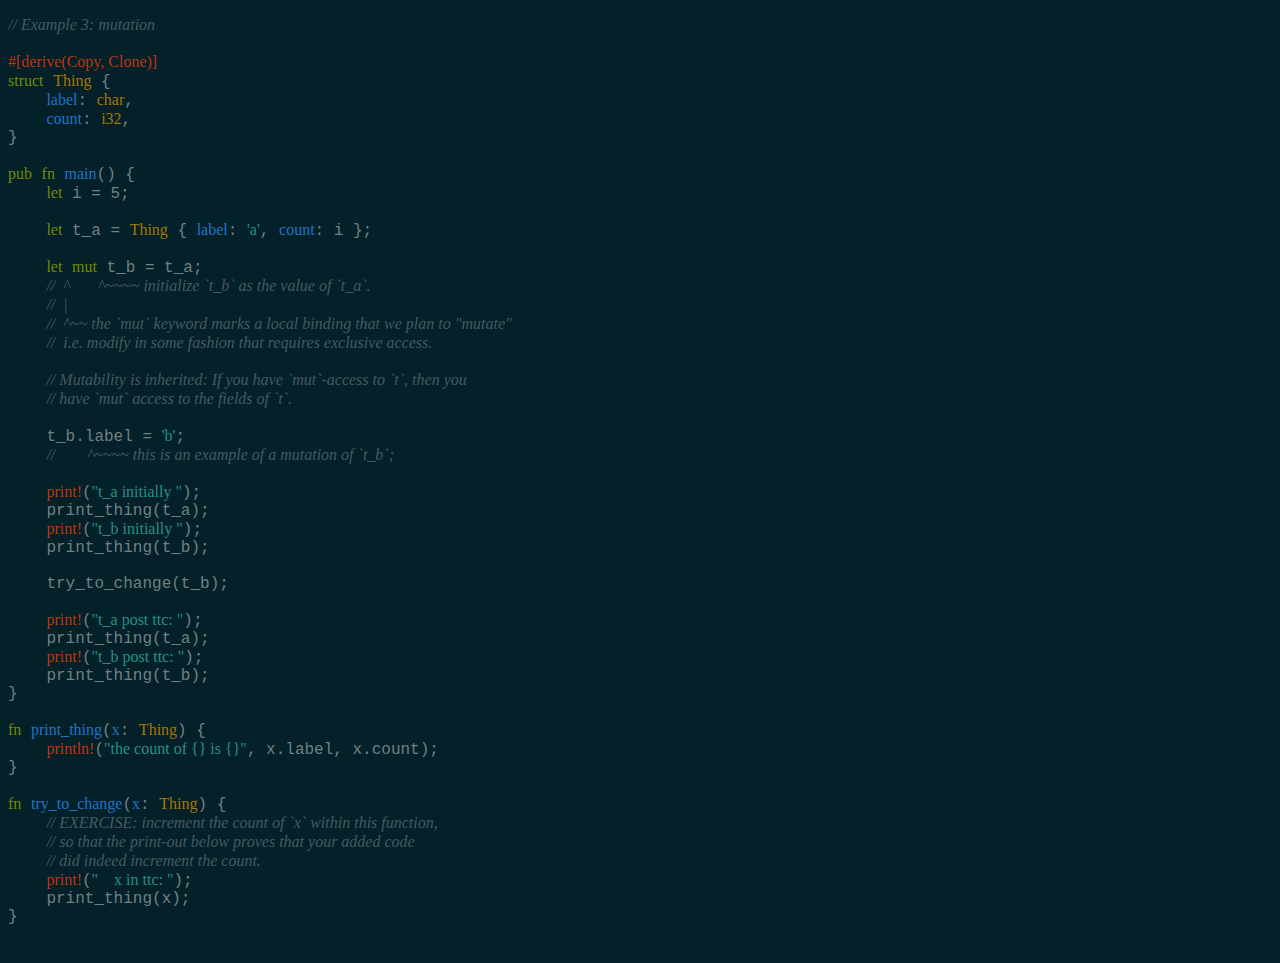
<file: src/ex3.rs.html>
<?xml version="1.0" encoding="utf-8"?>
<!DOCTYPE html PUBLIC "-//W3C//DTD XHTML 1.1//EN"
"http://www.w3.org/TR/xhtml11/DTD/xhtml11.dtd">
<html xmlns="http://www.w3.org/1999/xhtml">
  <head>
    <title>ex3.rs</title>
<meta name="generator" content="emacs 24.5.1; htmlfontify 0.21" />
<style type="text/css"><!-- 
body { font-family: Menlo;  font-stretch: normal;  font-weight: 500;  font-style: normal;  color: #708183;  background: #042028;  font-size: 12pt;  text-decoration: none; }
span.default   { font-family: Menlo;  font-stretch: normal;  font-weight: 500;  font-style: normal;  color: #708183;  background: #042028;  font-size: 12pt;  text-decoration: none; }
span.default a { font-family: Menlo;  font-stretch: normal;  font-weight: 500;  font-style: normal;  color: #708183;  background: #042028;  font-size: 12pt;  text-decoration: underline; }
span.string   { color: #259185;  font-style: normal;  font-weight: 500;  font-family: Menlo;  font-stretch: normal;  background: #042028;  font-size: 12pt;  text-decoration: none; }
span.string a { color: #259185;  font-style: normal;  font-weight: 500;  font-family: Menlo;  font-stretch: normal;  background: #042028;  font-size: 12pt;  text-decoration: underline; }
span.function-name   { color: #2075c7;  font-style: normal;  font-weight: 500;  font-family: Menlo;  font-stretch: normal;  background: #042028;  font-size: 12pt;  text-decoration: none; }
span.function-name a { color: #2075c7;  font-style: normal;  font-weight: 500;  font-family: Menlo;  font-stretch: normal;  background: #042028;  font-size: 12pt;  text-decoration: underline; }
span.variable-name   { color: #2075c7;  font-style: normal;  font-weight: 500;  font-family: Menlo;  font-stretch: normal;  background: #042028;  font-size: 12pt;  text-decoration: none; }
span.variable-name a { color: #2075c7;  font-style: normal;  font-weight: 500;  font-family: Menlo;  font-stretch: normal;  background: #042028;  font-size: 12pt;  text-decoration: underline; }
span.type   { color: #a57705;  font-style: normal;  font-weight: 500;  font-family: Menlo;  font-stretch: normal;  background: #042028;  font-size: 12pt;  text-decoration: none; }
span.type a { color: #a57705;  font-style: normal;  font-weight: 500;  font-family: Menlo;  font-stretch: normal;  background: #042028;  font-size: 12pt;  text-decoration: underline; }
span.keyword   { color: #728a05;  font-style: normal;  font-weight: 500;  font-family: Menlo;  font-stretch: normal;  background: #042028;  font-size: 12pt;  text-decoration: none; }
span.keyword a { color: #728a05;  font-style: normal;  font-weight: 500;  font-family: Menlo;  font-stretch: normal;  background: #042028;  font-size: 12pt;  text-decoration: underline; }
span.preprocessor   { color: #bd3612;  font-style: normal;  font-weight: 500;  font-family: Menlo;  font-stretch: normal;  background: #042028;  font-size: 12pt;  text-decoration: none; }
span.preprocessor a { color: #bd3612;  font-style: normal;  font-weight: 500;  font-family: Menlo;  font-stretch: normal;  background: #042028;  font-size: 12pt;  text-decoration: underline; }
span.comment   { color: #465a61;  font-style: italic;  font-weight: 500;  font-family: Menlo;  font-stretch: normal;  background: #042028;  font-size: 12pt;  text-decoration: none; }
span.comment a { color: #465a61;  font-style: italic;  font-weight: 500;  font-family: Menlo;  font-stretch: normal;  background: #042028;  font-size: 12pt;  text-decoration: underline; }
span.comment-delimiter   { color: #465a61;  font-style: italic;  font-weight: 500;  font-family: Menlo;  font-stretch: normal;  background: #042028;  font-size: 12pt;  text-decoration: none; }
span.comment-delimiter a { color: #465a61;  font-style: italic;  font-weight: 500;  font-family: Menlo;  font-stretch: normal;  background: #042028;  font-size: 12pt;  text-decoration: underline; }
 --></style>

    <script type="text/javascript"><!--
  // this function is needed to work around
  // a bug in IE related to element attributes
  function hasClass(obj)
  {
      var result = false;
      if (obj.getAttributeNode("class") != null)
      {
          result = obj.getAttributeNode("class").value;
      }
      return result;
  }

  function stripe(id)
  {
      // the flag we'll use to keep track of
      // whether the current row is odd or even
      var even = false;

      // if arguments are provided to specify the colors
      // of the even & odd rows, then use the them;
      // otherwise use the following defaults:
      var evenColor = arguments[1] ? arguments[1] : "#fff";
      var oddColor  = arguments[2] ? arguments[2] : "#ddd";

      // obtain a reference to the desired table
      // if no such table exists, abort
      var table = document.getElementById(id);
      if (! table) { return; }

      // by definition, tables can have more than one tbody
      // element, so we'll have to get the list of child
      // &lt;tbody&gt;s
      var tbodies = table.getElementsByTagName("tbody");

      // and iterate through them...
      for (var h = 0; h < tbodies.length; h++)
      {
          // find all the &lt;tr&gt; elements...
          var trs = tbodies[h].getElementsByTagName("tr");

          // ... and iterate through them
          for (var i = 0; i < trs.length; i++)
          {
              // avoid rows that have a class attribute
              // or backgroundColor style
              if (! hasClass(trs[i]) &&
                  ! trs[i].style.backgroundColor)
              {
                  // get all the cells in this row...
                  var tds = trs[i].getElementsByTagName("td");

                  // and iterate through them...
                  for (var j = 0; j < tds.length; j++)
                  {
                      var mytd = tds[j];

                      // avoid cells that have a class attribute
                      // or backgroundColor style
                      if (! hasClass(mytd) &&
                          ! mytd.style.backgroundColor)
                      {
                          mytd.style.backgroundColor =
                            even ? evenColor : oddColor;
                      }
                  }
              }
              // flip from odd to even, or vice-versa
              even =  ! even;
          }
      }
  }

  function toggle_invis( name )
  {
      var filter =
        { acceptNode:
          function( node )
          { var classname = node.id;
            if( classname )
            { var classbase = classname.substr( 0, name.length );
              if( classbase == name ) { return NodeFilter.FILTER_ACCEPT; } }
            return NodeFilter.FILTER_SKIP; } };
      var walker = document.createTreeWalker( document.body           ,
                                              NodeFilter.SHOW_ELEMENT ,
                                              filter                  ,
                                              false                   );
      while( walker.nextNode() )
      {
          var e = walker.currentNode;
          if( e.style.display == "none" ) { e.style.display = "inline"; }
          else                            { e.style.display = "none";   }
      }
  }
--> </script>
  </head>
  <body onload="stripe('index'); return true;">

<pre><span class="comment-delimiter">// </span><span class="comment">Example 3: mutation
</span>
<span class="preprocessor">#[derive(Copy, Clone)]</span>
<span class="keyword">struct</span> <span class="type">Thing</span> {
    <span class="variable-name">label</span>: <span class="type">char</span>,
    <span class="variable-name">count</span>: <span class="type">i32</span>,
}

<span class="keyword">pub</span> <span class="keyword">fn</span> <span class="function-name">main</span>() {
    <span class="keyword">let</span> i = 5;

    <span class="keyword">let</span> t_a = <span class="type">Thing</span> { <span class="variable-name">label</span>: <span class="string">'</span><span class="string">a</span><span class="string">'</span>, <span class="variable-name">count</span>: i };

    <span class="keyword">let</span> <span class="keyword">mut</span> t_b = t_a;
    <span class="comment-delimiter">//  </span><span class="comment">^       ^~~~~ initialize `t_b` as the value of `t_a`.
</span>    <span class="comment-delimiter">//  </span><span class="comment">|
</span>    <span class="comment-delimiter">//  </span><span class="comment">^~~ the `mut` keyword marks a local binding that we plan to &quot;mutate&quot;
</span>    <span class="comment-delimiter">//  </span><span class="comment">i.e. modify in some fashion that requires exclusive access.
</span>
    <span class="comment-delimiter">// </span><span class="comment">Mutability is inherited: If you have `mut`-access to `t`, then you
</span>    <span class="comment-delimiter">// </span><span class="comment">have `mut` access to the fields of `t`.
</span>
    t_b.label = <span class="string">'</span><span class="string">b</span><span class="string">'</span>;
    <span class="comment-delimiter">//        </span><span class="comment">^~~~~ this is an example of a mutation of `t_b`;
</span>
    <span class="preprocessor">print!</span>(<span class="string">&quot;t_a initially &quot;</span>);
    print_thing(t_a);
    <span class="preprocessor">print!</span>(<span class="string">&quot;t_b initially &quot;</span>);
    print_thing(t_b);

    try_to_change(t_b);

    <span class="preprocessor">print!</span>(<span class="string">&quot;t_a post ttc: &quot;</span>);
    print_thing(t_a);
    <span class="preprocessor">print!</span>(<span class="string">&quot;t_b post ttc: &quot;</span>);
    print_thing(t_b);
}

<span class="keyword">fn</span> <span class="function-name">print_thing</span>(<span class="variable-name">x</span>: <span class="type">Thing</span>) {
    <span class="preprocessor">println!</span>(<span class="string">&quot;the count of {} is {}&quot;</span>, x.label, x.count);
}

<span class="keyword">fn</span> <span class="function-name">try_to_change</span>(<span class="variable-name">x</span>: <span class="type">Thing</span>) {
    <span class="comment-delimiter">// </span><span class="comment">EXERCISE: increment the count of `x` within this function,
</span>    <span class="comment-delimiter">// </span><span class="comment">so that the print-out below proves that your added code
</span>    <span class="comment-delimiter">// </span><span class="comment">did indeed increment the count.
</span>    <span class="preprocessor">print!</span>(<span class="string">&quot;    x in ttc: &quot;</span>);
    print_thing(x);
}
</pre>

 </body>
</html>
</file>
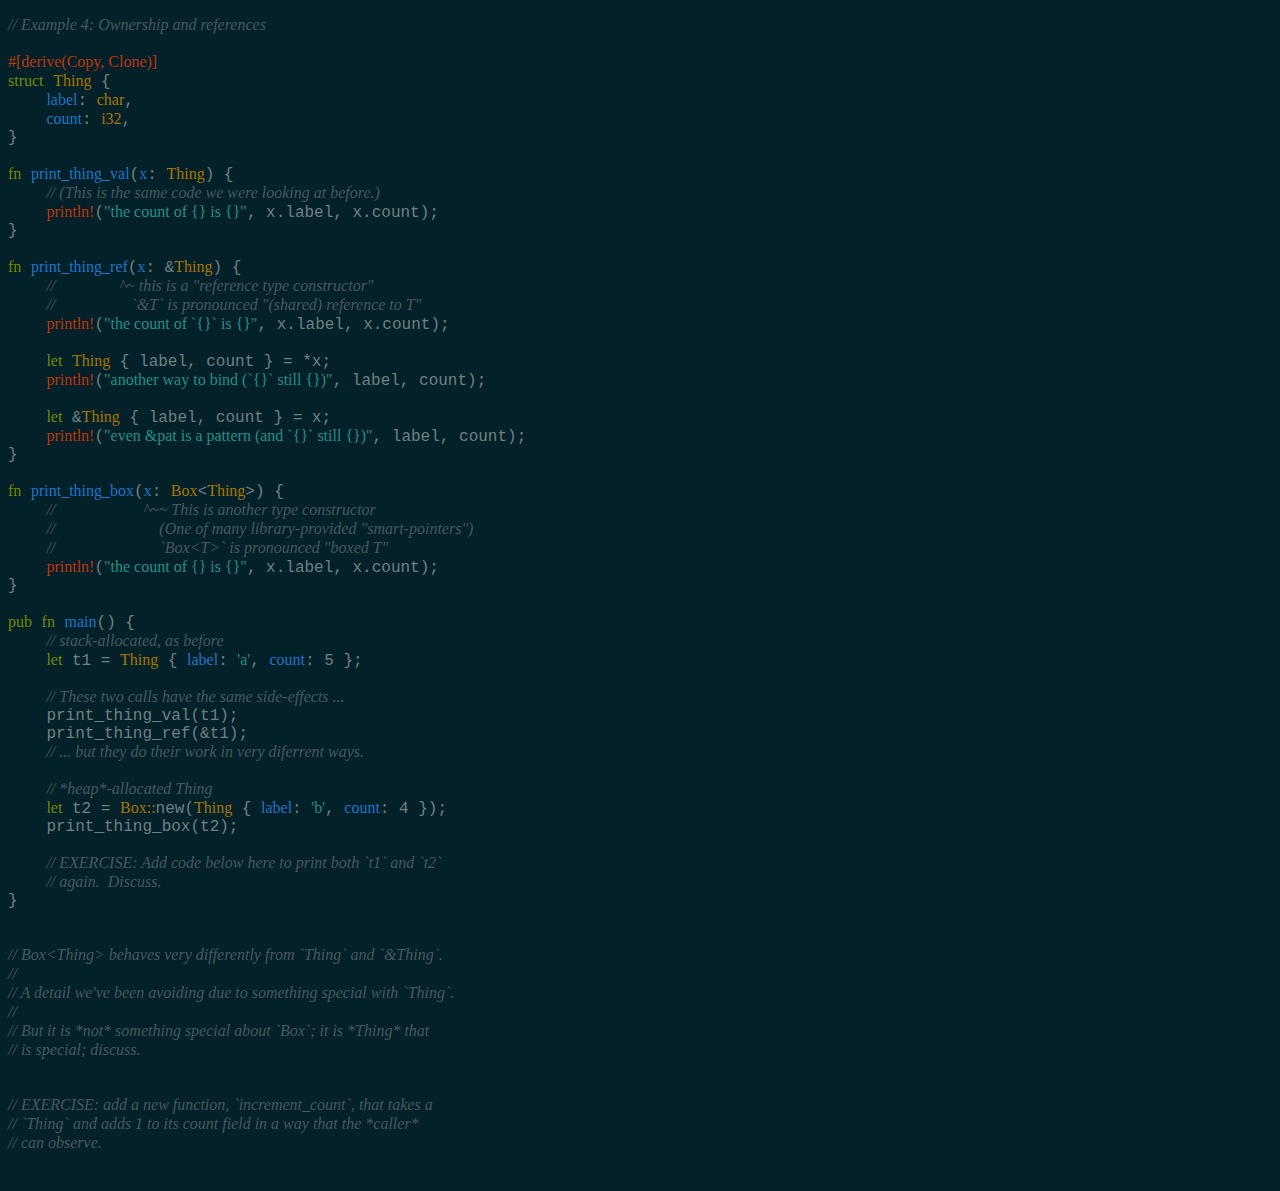
<file: src/ex4.rs.html>
<?xml version="1.0" encoding="utf-8"?>
<!DOCTYPE html PUBLIC "-//W3C//DTD XHTML 1.1//EN"
"http://www.w3.org/TR/xhtml11/DTD/xhtml11.dtd">
<html xmlns="http://www.w3.org/1999/xhtml">
  <head>
    <title>ex4.rs</title>
<meta name="generator" content="emacs 24.5.1; htmlfontify 0.21" />
<style type="text/css"><!-- 
body { font-family: Menlo;  font-stretch: normal;  font-weight: 500;  font-style: normal;  color: #708183;  background: #042028;  font-size: 12pt;  text-decoration: none; }
span.default   { font-family: Menlo;  font-stretch: normal;  font-weight: 500;  font-style: normal;  color: #708183;  background: #042028;  font-size: 12pt;  text-decoration: none; }
span.default a { font-family: Menlo;  font-stretch: normal;  font-weight: 500;  font-style: normal;  color: #708183;  background: #042028;  font-size: 12pt;  text-decoration: underline; }
span.string   { color: #259185;  font-style: normal;  font-weight: 500;  font-family: Menlo;  font-stretch: normal;  background: #042028;  font-size: 12pt;  text-decoration: none; }
span.string a { color: #259185;  font-style: normal;  font-weight: 500;  font-family: Menlo;  font-stretch: normal;  background: #042028;  font-size: 12pt;  text-decoration: underline; }
span.function-name   { color: #2075c7;  font-style: normal;  font-weight: 500;  font-family: Menlo;  font-stretch: normal;  background: #042028;  font-size: 12pt;  text-decoration: none; }
span.function-name a { color: #2075c7;  font-style: normal;  font-weight: 500;  font-family: Menlo;  font-stretch: normal;  background: #042028;  font-size: 12pt;  text-decoration: underline; }
span.variable-name   { color: #2075c7;  font-style: normal;  font-weight: 500;  font-family: Menlo;  font-stretch: normal;  background: #042028;  font-size: 12pt;  text-decoration: none; }
span.variable-name a { color: #2075c7;  font-style: normal;  font-weight: 500;  font-family: Menlo;  font-stretch: normal;  background: #042028;  font-size: 12pt;  text-decoration: underline; }
span.type   { color: #a57705;  font-style: normal;  font-weight: 500;  font-family: Menlo;  font-stretch: normal;  background: #042028;  font-size: 12pt;  text-decoration: none; }
span.type a { color: #a57705;  font-style: normal;  font-weight: 500;  font-family: Menlo;  font-stretch: normal;  background: #042028;  font-size: 12pt;  text-decoration: underline; }
span.keyword   { color: #728a05;  font-style: normal;  font-weight: 500;  font-family: Menlo;  font-stretch: normal;  background: #042028;  font-size: 12pt;  text-decoration: none; }
span.keyword a { color: #728a05;  font-style: normal;  font-weight: 500;  font-family: Menlo;  font-stretch: normal;  background: #042028;  font-size: 12pt;  text-decoration: underline; }
span.preprocessor   { color: #bd3612;  font-style: normal;  font-weight: 500;  font-family: Menlo;  font-stretch: normal;  background: #042028;  font-size: 12pt;  text-decoration: none; }
span.preprocessor a { color: #bd3612;  font-style: normal;  font-weight: 500;  font-family: Menlo;  font-stretch: normal;  background: #042028;  font-size: 12pt;  text-decoration: underline; }
span.comment   { color: #465a61;  font-style: italic;  font-weight: 500;  font-family: Menlo;  font-stretch: normal;  background: #042028;  font-size: 12pt;  text-decoration: none; }
span.comment a { color: #465a61;  font-style: italic;  font-weight: 500;  font-family: Menlo;  font-stretch: normal;  background: #042028;  font-size: 12pt;  text-decoration: underline; }
span.comment-delimiter   { color: #465a61;  font-style: italic;  font-weight: 500;  font-family: Menlo;  font-stretch: normal;  background: #042028;  font-size: 12pt;  text-decoration: none; }
span.comment-delimiter a { color: #465a61;  font-style: italic;  font-weight: 500;  font-family: Menlo;  font-stretch: normal;  background: #042028;  font-size: 12pt;  text-decoration: underline; }
 --></style>

    <script type="text/javascript"><!--
  // this function is needed to work around
  // a bug in IE related to element attributes
  function hasClass(obj)
  {
      var result = false;
      if (obj.getAttributeNode("class") != null)
      {
          result = obj.getAttributeNode("class").value;
      }
      return result;
  }

  function stripe(id)
  {
      // the flag we'll use to keep track of
      // whether the current row is odd or even
      var even = false;

      // if arguments are provided to specify the colors
      // of the even & odd rows, then use the them;
      // otherwise use the following defaults:
      var evenColor = arguments[1] ? arguments[1] : "#fff";
      var oddColor  = arguments[2] ? arguments[2] : "#ddd";

      // obtain a reference to the desired table
      // if no such table exists, abort
      var table = document.getElementById(id);
      if (! table) { return; }

      // by definition, tables can have more than one tbody
      // element, so we'll have to get the list of child
      // &lt;tbody&gt;s
      var tbodies = table.getElementsByTagName("tbody");

      // and iterate through them...
      for (var h = 0; h < tbodies.length; h++)
      {
          // find all the &lt;tr&gt; elements...
          var trs = tbodies[h].getElementsByTagName("tr");

          // ... and iterate through them
          for (var i = 0; i < trs.length; i++)
          {
              // avoid rows that have a class attribute
              // or backgroundColor style
              if (! hasClass(trs[i]) &&
                  ! trs[i].style.backgroundColor)
              {
                  // get all the cells in this row...
                  var tds = trs[i].getElementsByTagName("td");

                  // and iterate through them...
                  for (var j = 0; j < tds.length; j++)
                  {
                      var mytd = tds[j];

                      // avoid cells that have a class attribute
                      // or backgroundColor style
                      if (! hasClass(mytd) &&
                          ! mytd.style.backgroundColor)
                      {
                          mytd.style.backgroundColor =
                            even ? evenColor : oddColor;
                      }
                  }
              }
              // flip from odd to even, or vice-versa
              even =  ! even;
          }
      }
  }

  function toggle_invis( name )
  {
      var filter =
        { acceptNode:
          function( node )
          { var classname = node.id;
            if( classname )
            { var classbase = classname.substr( 0, name.length );
              if( classbase == name ) { return NodeFilter.FILTER_ACCEPT; } }
            return NodeFilter.FILTER_SKIP; } };
      var walker = document.createTreeWalker( document.body           ,
                                              NodeFilter.SHOW_ELEMENT ,
                                              filter                  ,
                                              false                   );
      while( walker.nextNode() )
      {
          var e = walker.currentNode;
          if( e.style.display == "none" ) { e.style.display = "inline"; }
          else                            { e.style.display = "none";   }
      }
  }
--> </script>
  </head>
  <body onload="stripe('index'); return true;">

<pre><span class="comment-delimiter">// </span><span class="comment">Example 4: Ownership and references
</span>
<span class="preprocessor">#[derive(Copy, Clone)]</span>
<span class="keyword">struct</span> <span class="type">Thing</span> {
    <span class="variable-name">label</span>: <span class="type">char</span>,
    <span class="variable-name">count</span>: <span class="type">i32</span>,
}

<span class="keyword">fn</span> <span class="function-name">print_thing_val</span>(<span class="variable-name">x</span>: <span class="type">Thing</span>) {
    <span class="comment-delimiter">// </span><span class="comment">(This is the same code we were looking at before.)
</span>    <span class="preprocessor">println!</span>(<span class="string">&quot;the count of {} is {}&quot;</span>, x.label, x.count);
}

<span class="keyword">fn</span> <span class="function-name">print_thing_ref</span>(<span class="variable-name">x</span>: &amp;<span class="type">Thing</span>) {
    <span class="comment-delimiter">//                </span><span class="comment">^~ this is a &quot;reference type constructor&quot;
</span>    <span class="comment-delimiter">//                   </span><span class="comment">`&amp;T` is pronounced &quot;(shared) reference to T&quot;
</span>    <span class="preprocessor">println!</span>(<span class="string">&quot;the count of `{}` is {}&quot;</span>, x.label, x.count);

    <span class="keyword">let</span> <span class="type">Thing</span> { label, count } = *x;
    <span class="preprocessor">println!</span>(<span class="string">&quot;another way to bind (`{}` still {})&quot;</span>, label, count);

    <span class="keyword">let</span> &amp;<span class="type">Thing</span> { label, count } = x;
    <span class="preprocessor">println!</span>(<span class="string">&quot;even &amp;pat is a pattern (and `{}` still {})&quot;</span>, label, count);
}

<span class="keyword">fn</span> <span class="function-name">print_thing_box</span>(<span class="variable-name">x</span>: <span class="type">Box</span>&lt;<span class="type">Thing</span>&gt;) {
    <span class="comment-delimiter">//                      </span><span class="comment">^~~ This is another type constructor
</span>    <span class="comment-delimiter">//                          </span><span class="comment">(One of many library-provided &quot;smart-pointers&quot;)
</span>    <span class="comment-delimiter">//                          </span><span class="comment">`Box&lt;T&gt;` is pronounced &quot;boxed T&quot;
</span>    <span class="preprocessor">println!</span>(<span class="string">&quot;the count of {} is {}&quot;</span>, x.label, x.count);
}

<span class="keyword">pub</span> <span class="keyword">fn</span> <span class="function-name">main</span>() {
    <span class="comment-delimiter">// </span><span class="comment">stack-allocated, as before
</span>    <span class="keyword">let</span> t1 = <span class="type">Thing</span> { <span class="variable-name">label</span>: <span class="string">'</span><span class="string">a</span><span class="string">'</span>, <span class="variable-name">count</span>: 5 };

    <span class="comment-delimiter">// </span><span class="comment">These two calls have the same side-effects ...
</span>    print_thing_val(t1);
    print_thing_ref(&amp;t1);
    <span class="comment-delimiter">// </span><span class="comment">... but they do their work in very diferrent ways.
</span>
    <span class="comment-delimiter">// </span><span class="comment">*heap*-allocated Thing
</span>    <span class="keyword">let</span> t2 = <span class="type">Box::</span>new(<span class="type">Thing</span> { <span class="variable-name">label</span>: <span class="string">'</span><span class="string">b</span><span class="string">'</span>, <span class="variable-name">count</span>: 4 });
    print_thing_box(t2);

    <span class="comment-delimiter">// </span><span class="comment">EXERCISE: Add code below here to print both `t1` and `t2`
</span>    <span class="comment-delimiter">// </span><span class="comment">again.  Discuss.
</span>}


<span class="comment-delimiter">// </span><span class="comment">Box&lt;Thing&gt; behaves very differently from `Thing` and `&amp;Thing`.
</span><span class="comment-delimiter">//</span><span class="comment">
</span><span class="comment-delimiter">// </span><span class="comment">A detail we've been avoiding due to something special with `Thing`.
</span><span class="comment-delimiter">//</span><span class="comment">
</span><span class="comment-delimiter">// </span><span class="comment">But it is *not* something special about `Box`; it is *Thing* that
</span><span class="comment-delimiter">// </span><span class="comment">is special; discuss.
</span>

<span class="comment-delimiter">// </span><span class="comment">EXERCISE: add a new function, `increment_count`, that takes a
</span><span class="comment-delimiter">// </span><span class="comment">`Thing` and adds 1 to its count field in a way that the *caller*
</span><span class="comment-delimiter">// </span><span class="comment">can observe.
</span></pre>

 </body>
</html>
</file>
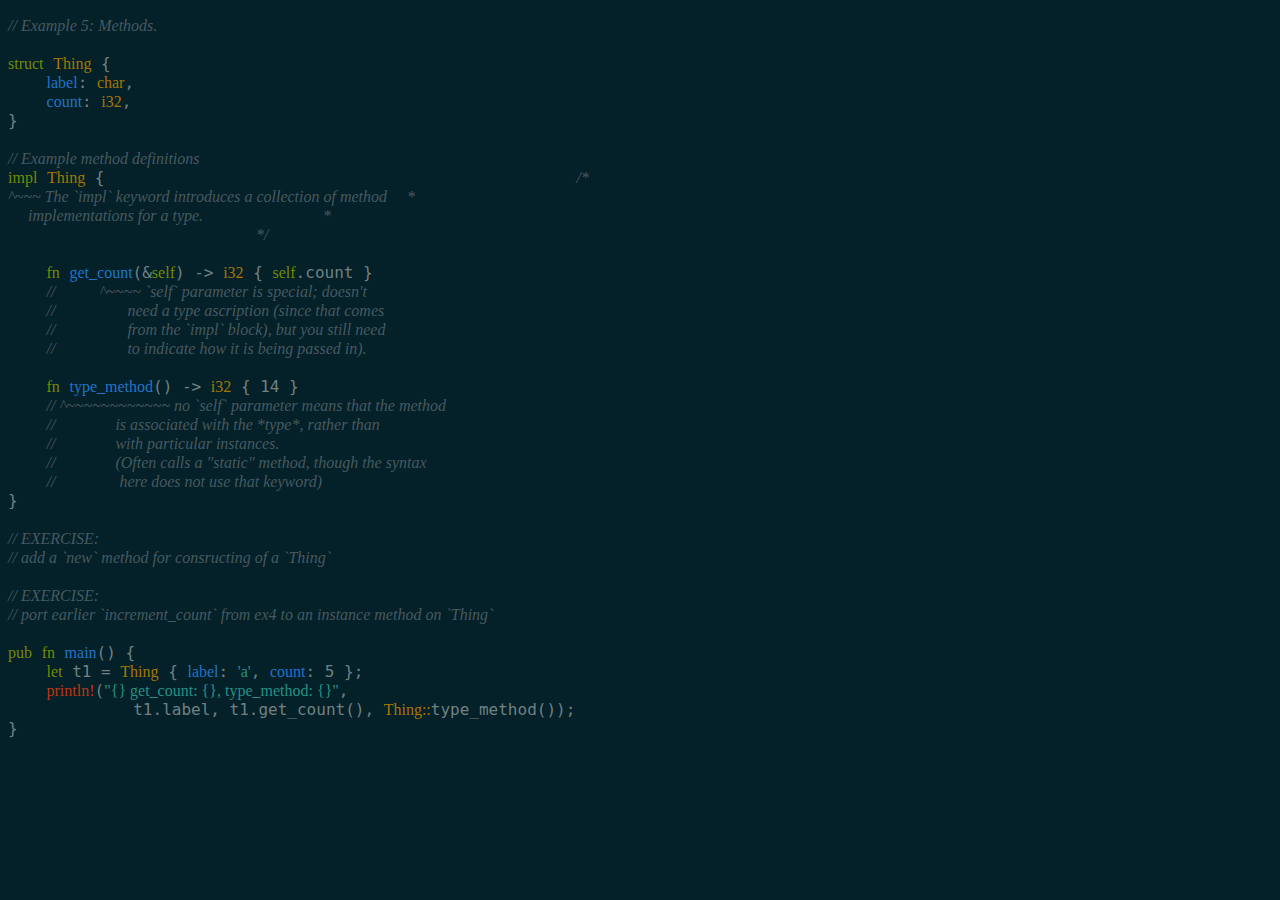
<file: src/ex5.rs.html>
<?xml version="1.0" encoding="utf-8"?>
<!DOCTYPE html PUBLIC "-//W3C//DTD XHTML 1.1//EN"
"http://www.w3.org/TR/xhtml11/DTD/xhtml11.dtd">
<html xmlns="http://www.w3.org/1999/xhtml">
  <head>
    <title>ex5.rs</title>
<meta name="generator" content="emacs 24.5.1; htmlfontify 0.21" />
<style type="text/css"><!-- 
body { font-family: Menlo;  font-stretch: normal;  font-weight: 500;  font-style: normal;  color: #708183;  background: #042028;  font-size: 12pt;  text-decoration: none; }
span.default   { font-family: Menlo;  font-stretch: normal;  font-weight: 500;  font-style: normal;  color: #708183;  background: #042028;  font-size: 12pt;  text-decoration: none; }
span.default a { font-family: Menlo;  font-stretch: normal;  font-weight: 500;  font-style: normal;  color: #708183;  background: #042028;  font-size: 12pt;  text-decoration: underline; }
span.preprocessor   { color: #bd3612;  font-style: normal;  font-weight: 500;  font-family: Menlo;  font-stretch: normal;  background: #042028;  font-size: 12pt;  text-decoration: none; }
span.preprocessor a { color: #bd3612;  font-style: normal;  font-weight: 500;  font-family: Menlo;  font-stretch: normal;  background: #042028;  font-size: 12pt;  text-decoration: underline; }
span.string   { color: #259185;  font-style: normal;  font-weight: 500;  font-family: Menlo;  font-stretch: normal;  background: #042028;  font-size: 12pt;  text-decoration: none; }
span.string a { color: #259185;  font-style: normal;  font-weight: 500;  font-family: Menlo;  font-stretch: normal;  background: #042028;  font-size: 12pt;  text-decoration: underline; }
span.function-name   { color: #2075c7;  font-style: normal;  font-weight: 500;  font-family: Menlo;  font-stretch: normal;  background: #042028;  font-size: 12pt;  text-decoration: none; }
span.function-name a { color: #2075c7;  font-style: normal;  font-weight: 500;  font-family: Menlo;  font-stretch: normal;  background: #042028;  font-size: 12pt;  text-decoration: underline; }
span.variable-name   { color: #2075c7;  font-style: normal;  font-weight: 500;  font-family: Menlo;  font-stretch: normal;  background: #042028;  font-size: 12pt;  text-decoration: none; }
span.variable-name a { color: #2075c7;  font-style: normal;  font-weight: 500;  font-family: Menlo;  font-stretch: normal;  background: #042028;  font-size: 12pt;  text-decoration: underline; }
span.type   { color: #a57705;  font-style: normal;  font-weight: 500;  font-family: Menlo;  font-stretch: normal;  background: #042028;  font-size: 12pt;  text-decoration: none; }
span.type a { color: #a57705;  font-style: normal;  font-weight: 500;  font-family: Menlo;  font-stretch: normal;  background: #042028;  font-size: 12pt;  text-decoration: underline; }
span.keyword   { color: #728a05;  font-style: normal;  font-weight: 500;  font-family: Menlo;  font-stretch: normal;  background: #042028;  font-size: 12pt;  text-decoration: none; }
span.keyword a { color: #728a05;  font-style: normal;  font-weight: 500;  font-family: Menlo;  font-stretch: normal;  background: #042028;  font-size: 12pt;  text-decoration: underline; }
span.comment   { color: #465a61;  font-style: italic;  font-weight: 500;  font-family: Menlo;  font-stretch: normal;  background: #042028;  font-size: 12pt;  text-decoration: none; }
span.comment a { color: #465a61;  font-style: italic;  font-weight: 500;  font-family: Menlo;  font-stretch: normal;  background: #042028;  font-size: 12pt;  text-decoration: underline; }
span.comment-delimiter   { color: #465a61;  font-style: italic;  font-weight: 500;  font-family: Menlo;  font-stretch: normal;  background: #042028;  font-size: 12pt;  text-decoration: none; }
span.comment-delimiter a { color: #465a61;  font-style: italic;  font-weight: 500;  font-family: Menlo;  font-stretch: normal;  background: #042028;  font-size: 12pt;  text-decoration: underline; }
 --></style>

    <script type="text/javascript"><!--
  // this function is needed to work around
  // a bug in IE related to element attributes
  function hasClass(obj)
  {
      var result = false;
      if (obj.getAttributeNode("class") != null)
      {
          result = obj.getAttributeNode("class").value;
      }
      return result;
  }

  function stripe(id)
  {
      // the flag we'll use to keep track of
      // whether the current row is odd or even
      var even = false;

      // if arguments are provided to specify the colors
      // of the even & odd rows, then use the them;
      // otherwise use the following defaults:
      var evenColor = arguments[1] ? arguments[1] : "#fff";
      var oddColor  = arguments[2] ? arguments[2] : "#ddd";

      // obtain a reference to the desired table
      // if no such table exists, abort
      var table = document.getElementById(id);
      if (! table) { return; }

      // by definition, tables can have more than one tbody
      // element, so we'll have to get the list of child
      // &lt;tbody&gt;s
      var tbodies = table.getElementsByTagName("tbody");

      // and iterate through them...
      for (var h = 0; h < tbodies.length; h++)
      {
          // find all the &lt;tr&gt; elements...
          var trs = tbodies[h].getElementsByTagName("tr");

          // ... and iterate through them
          for (var i = 0; i < trs.length; i++)
          {
              // avoid rows that have a class attribute
              // or backgroundColor style
              if (! hasClass(trs[i]) &&
                  ! trs[i].style.backgroundColor)
              {
                  // get all the cells in this row...
                  var tds = trs[i].getElementsByTagName("td");

                  // and iterate through them...
                  for (var j = 0; j < tds.length; j++)
                  {
                      var mytd = tds[j];

                      // avoid cells that have a class attribute
                      // or backgroundColor style
                      if (! hasClass(mytd) &&
                          ! mytd.style.backgroundColor)
                      {
                          mytd.style.backgroundColor =
                            even ? evenColor : oddColor;
                      }
                  }
              }
              // flip from odd to even, or vice-versa
              even =  ! even;
          }
      }
  }

  function toggle_invis( name )
  {
      var filter =
        { acceptNode:
          function( node )
          { var classname = node.id;
            if( classname )
            { var classbase = classname.substr( 0, name.length );
              if( classbase == name ) { return NodeFilter.FILTER_ACCEPT; } }
            return NodeFilter.FILTER_SKIP; } };
      var walker = document.createTreeWalker( document.body           ,
                                              NodeFilter.SHOW_ELEMENT ,
                                              filter                  ,
                                              false                   );
      while( walker.nextNode() )
      {
          var e = walker.currentNode;
          if( e.style.display == "none" ) { e.style.display = "inline"; }
          else                            { e.style.display = "none";   }
      }
  }
--> </script>
  </head>
  <body onload="stripe('index'); return true;">

<pre><span class="comment-delimiter">// </span><span class="comment">Example 5: Methods.
</span>
<span class="keyword">struct</span> <span class="type">Thing</span> {
    <span class="variable-name">label</span>: <span class="type">char</span>,
    <span class="variable-name">count</span>: <span class="type">i32</span>,
}

<span class="comment-delimiter">// </span><span class="comment">Example method definitions
</span><span class="keyword">impl</span> <span class="type">Thing</span> {                                                 <span class="comment-delimiter">/*</span><span class="comment">
^~~~ The `impl` keyword introduces a collection of method     *
     implementations for a type.                              *
                                                              */</span>

    <span class="keyword">fn</span> <span class="function-name">get_count</span>(&amp;<span class="keyword">self</span>) -&gt; <span class="type">i32</span> { <span class="keyword">self</span>.count }
    <span class="comment-delimiter">//           </span><span class="comment">^~~~~ `self` parameter is special; doesn't
</span>    <span class="comment-delimiter">//                  </span><span class="comment">need a type ascription (since that comes
</span>    <span class="comment-delimiter">//                  </span><span class="comment">from the `impl` block), but you still need
</span>    <span class="comment-delimiter">//                  </span><span class="comment">to indicate how it is being passed in).
</span>
    <span class="keyword">fn</span> <span class="function-name">type_method</span>() -&gt; <span class="type">i32</span> { 14 }
    <span class="comment-delimiter">// </span><span class="comment">^~~~~~~~~~~~~ no `self` parameter means that the method
</span>    <span class="comment-delimiter">//               </span><span class="comment">is associated with the *type*, rather than
</span>    <span class="comment-delimiter">//               </span><span class="comment">with particular instances.
</span>    <span class="comment-delimiter">//               </span><span class="comment">(Often calls a &quot;static&quot; method, though the syntax
</span>    <span class="comment-delimiter">//                </span><span class="comment">here does not use that keyword)
</span>}

<span class="comment-delimiter">// </span><span class="comment">EXERCISE:
</span><span class="comment-delimiter">// </span><span class="comment">add a `new` method for consructing of a `Thing`
</span>
<span class="comment-delimiter">// </span><span class="comment">EXERCISE:
</span><span class="comment-delimiter">// </span><span class="comment">port earlier `increment_count` from ex4 to an instance method on `Thing`
</span>
<span class="keyword">pub</span> <span class="keyword">fn</span> <span class="function-name">main</span>() {
    <span class="keyword">let</span> t1 = <span class="type">Thing</span> { <span class="variable-name">label</span>: <span class="string">'</span><span class="string">a</span><span class="string">'</span>, <span class="variable-name">count</span>: 5 };
    <span class="preprocessor">println!</span>(<span class="string">&quot;{} get_count: {}, type_method: {}&quot;</span>,
             t1.label, t1.get_count(), <span class="type">Thing::</span>type_method());
}
</pre>

 </body>
</html>
</file>
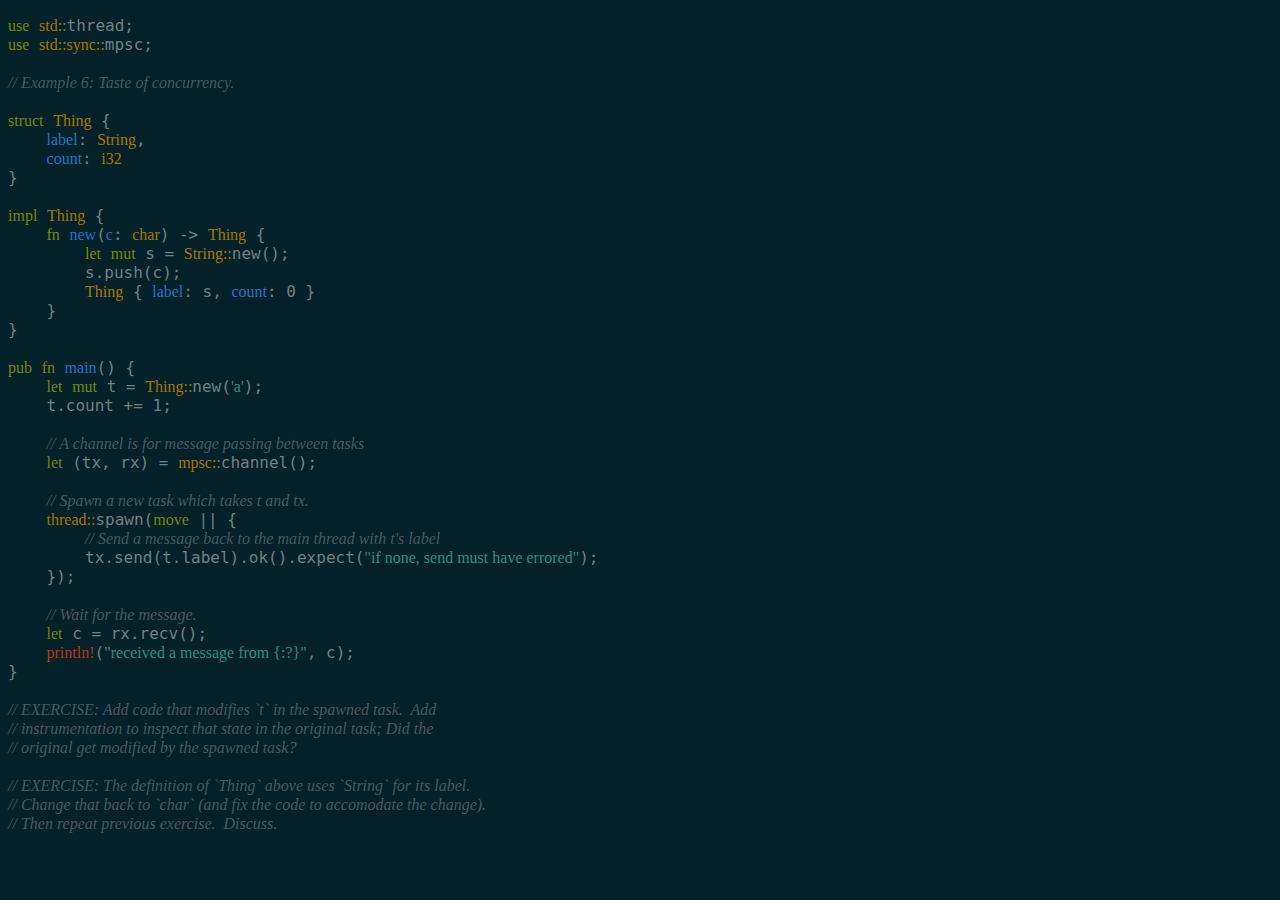
<file: src/ex6.rs.html>
<?xml version="1.0" encoding="utf-8"?>
<!DOCTYPE html PUBLIC "-//W3C//DTD XHTML 1.1//EN"
"http://www.w3.org/TR/xhtml11/DTD/xhtml11.dtd">
<html xmlns="http://www.w3.org/1999/xhtml">
  <head>
    <title>ex6.rs</title>
<meta name="generator" content="emacs 24.5.1; htmlfontify 0.21" />
<style type="text/css"><!-- 
body { font-family: Menlo;  font-stretch: normal;  font-weight: 500;  font-style: normal;  color: #708183;  background: #042028;  font-size: 12pt;  text-decoration: none; }
span.default   { font-family: Menlo;  font-stretch: normal;  font-weight: 500;  font-style: normal;  color: #708183;  background: #042028;  font-size: 12pt;  text-decoration: none; }
span.default a { font-family: Menlo;  font-stretch: normal;  font-weight: 500;  font-style: normal;  color: #708183;  background: #042028;  font-size: 12pt;  text-decoration: underline; }
span.preprocessor   { color: #bd3612;  font-style: normal;  font-weight: 500;  font-family: Menlo;  font-stretch: normal;  background: #042028;  font-size: 12pt;  text-decoration: none; }
span.preprocessor a { color: #bd3612;  font-style: normal;  font-weight: 500;  font-family: Menlo;  font-stretch: normal;  background: #042028;  font-size: 12pt;  text-decoration: underline; }
span.string   { color: #259185;  font-style: normal;  font-weight: 500;  font-family: Menlo;  font-stretch: normal;  background: #042028;  font-size: 12pt;  text-decoration: none; }
span.string a { color: #259185;  font-style: normal;  font-weight: 500;  font-family: Menlo;  font-stretch: normal;  background: #042028;  font-size: 12pt;  text-decoration: underline; }
span.function-name   { color: #2075c7;  font-style: normal;  font-weight: 500;  font-family: Menlo;  font-stretch: normal;  background: #042028;  font-size: 12pt;  text-decoration: none; }
span.function-name a { color: #2075c7;  font-style: normal;  font-weight: 500;  font-family: Menlo;  font-stretch: normal;  background: #042028;  font-size: 12pt;  text-decoration: underline; }
span.variable-name   { color: #2075c7;  font-style: normal;  font-weight: 500;  font-family: Menlo;  font-stretch: normal;  background: #042028;  font-size: 12pt;  text-decoration: none; }
span.variable-name a { color: #2075c7;  font-style: normal;  font-weight: 500;  font-family: Menlo;  font-stretch: normal;  background: #042028;  font-size: 12pt;  text-decoration: underline; }
span.comment   { color: #465a61;  font-style: italic;  font-weight: 500;  font-family: Menlo;  font-stretch: normal;  background: #042028;  font-size: 12pt;  text-decoration: none; }
span.comment a { color: #465a61;  font-style: italic;  font-weight: 500;  font-family: Menlo;  font-stretch: normal;  background: #042028;  font-size: 12pt;  text-decoration: underline; }
span.comment-delimiter   { color: #465a61;  font-style: italic;  font-weight: 500;  font-family: Menlo;  font-stretch: normal;  background: #042028;  font-size: 12pt;  text-decoration: none; }
span.comment-delimiter a { color: #465a61;  font-style: italic;  font-weight: 500;  font-family: Menlo;  font-stretch: normal;  background: #042028;  font-size: 12pt;  text-decoration: underline; }
span.type   { color: #a57705;  font-style: normal;  font-weight: 500;  font-family: Menlo;  font-stretch: normal;  background: #042028;  font-size: 12pt;  text-decoration: none; }
span.type a { color: #a57705;  font-style: normal;  font-weight: 500;  font-family: Menlo;  font-stretch: normal;  background: #042028;  font-size: 12pt;  text-decoration: underline; }
span.keyword   { color: #728a05;  font-style: normal;  font-weight: 500;  font-family: Menlo;  font-stretch: normal;  background: #042028;  font-size: 12pt;  text-decoration: none; }
span.keyword a { color: #728a05;  font-style: normal;  font-weight: 500;  font-family: Menlo;  font-stretch: normal;  background: #042028;  font-size: 12pt;  text-decoration: underline; }
 --></style>

    <script type="text/javascript"><!--
  // this function is needed to work around
  // a bug in IE related to element attributes
  function hasClass(obj)
  {
      var result = false;
      if (obj.getAttributeNode("class") != null)
      {
          result = obj.getAttributeNode("class").value;
      }
      return result;
  }

  function stripe(id)
  {
      // the flag we'll use to keep track of
      // whether the current row is odd or even
      var even = false;

      // if arguments are provided to specify the colors
      // of the even & odd rows, then use the them;
      // otherwise use the following defaults:
      var evenColor = arguments[1] ? arguments[1] : "#fff";
      var oddColor  = arguments[2] ? arguments[2] : "#ddd";

      // obtain a reference to the desired table
      // if no such table exists, abort
      var table = document.getElementById(id);
      if (! table) { return; }

      // by definition, tables can have more than one tbody
      // element, so we'll have to get the list of child
      // &lt;tbody&gt;s
      var tbodies = table.getElementsByTagName("tbody");

      // and iterate through them...
      for (var h = 0; h < tbodies.length; h++)
      {
          // find all the &lt;tr&gt; elements...
          var trs = tbodies[h].getElementsByTagName("tr");

          // ... and iterate through them
          for (var i = 0; i < trs.length; i++)
          {
              // avoid rows that have a class attribute
              // or backgroundColor style
              if (! hasClass(trs[i]) &&
                  ! trs[i].style.backgroundColor)
              {
                  // get all the cells in this row...
                  var tds = trs[i].getElementsByTagName("td");

                  // and iterate through them...
                  for (var j = 0; j < tds.length; j++)
                  {
                      var mytd = tds[j];

                      // avoid cells that have a class attribute
                      // or backgroundColor style
                      if (! hasClass(mytd) &&
                          ! mytd.style.backgroundColor)
                      {
                          mytd.style.backgroundColor =
                            even ? evenColor : oddColor;
                      }
                  }
              }
              // flip from odd to even, or vice-versa
              even =  ! even;
          }
      }
  }

  function toggle_invis( name )
  {
      var filter =
        { acceptNode:
          function( node )
          { var classname = node.id;
            if( classname )
            { var classbase = classname.substr( 0, name.length );
              if( classbase == name ) { return NodeFilter.FILTER_ACCEPT; } }
            return NodeFilter.FILTER_SKIP; } };
      var walker = document.createTreeWalker( document.body           ,
                                              NodeFilter.SHOW_ELEMENT ,
                                              filter                  ,
                                              false                   );
      while( walker.nextNode() )
      {
          var e = walker.currentNode;
          if( e.style.display == "none" ) { e.style.display = "inline"; }
          else                            { e.style.display = "none";   }
      }
  }
--> </script>
  </head>
  <body onload="stripe('index'); return true;">

<pre><span class="keyword">use</span> <span class="type">std::</span>thread;
<span class="keyword">use</span> <span class="type">std::sync::</span>mpsc;

<span class="comment-delimiter">// </span><span class="comment">Example 6: Taste of concurrency.
</span>
<span class="keyword">struct</span> <span class="type">Thing</span> {
    <span class="variable-name">label</span>: <span class="type">String</span>,
    <span class="variable-name">count</span>: <span class="type">i32</span>
}

<span class="keyword">impl</span> <span class="type">Thing</span> {
    <span class="keyword">fn</span> <span class="function-name">new</span>(<span class="variable-name">c</span>: <span class="type">char</span>) -&gt; <span class="type">Thing</span> {
        <span class="keyword">let</span> <span class="keyword">mut</span> s = <span class="type">String::</span>new();
        s.push(c);
        <span class="type">Thing</span> { <span class="variable-name">label</span>: s, <span class="variable-name">count</span>: 0 }
    }
}

<span class="keyword">pub</span> <span class="keyword">fn</span> <span class="function-name">main</span>() {
    <span class="keyword">let</span> <span class="keyword">mut</span> t = <span class="type">Thing::</span>new(<span class="string">'</span><span class="string">a</span><span class="string">'</span>);
    t.count += 1;

    <span class="comment-delimiter">// </span><span class="comment">A channel is for message passing between tasks
</span>    <span class="keyword">let</span> (tx, rx) = <span class="type">mpsc::</span>channel();

    <span class="comment-delimiter">// </span><span class="comment">Spawn a new task which takes t and tx.
</span>    <span class="type">thread::</span>spawn(<span class="keyword">move</span> || {
        <span class="comment-delimiter">// </span><span class="comment">Send a message back to the main thread with t's label
</span>        tx.send(t.label).ok().expect(<span class="string">&quot;if none, send must have errored&quot;</span>);
    });

    <span class="comment-delimiter">// </span><span class="comment">Wait for the message.
</span>    <span class="keyword">let</span> c = rx.recv();
    <span class="preprocessor">println!</span>(<span class="string">&quot;received a message from {:?}&quot;</span>, c);
}

<span class="comment-delimiter">// </span><span class="comment">EXERCISE: Add code that modifies `t` in the spawned task.  Add
</span><span class="comment-delimiter">// </span><span class="comment">instrumentation to inspect that state in the original task; Did the
</span><span class="comment-delimiter">// </span><span class="comment">original get modified by the spawned task?
</span>
<span class="comment-delimiter">// </span><span class="comment">EXERCISE: The definition of `Thing` above uses `String` for its label.
</span><span class="comment-delimiter">// </span><span class="comment">Change that back to `char` (and fix the code to accomodate the change).
</span><span class="comment-delimiter">// </span><span class="comment">Then repeat previous exercise.  Discuss.
</span></pre>

 </body>
</html>
</file>
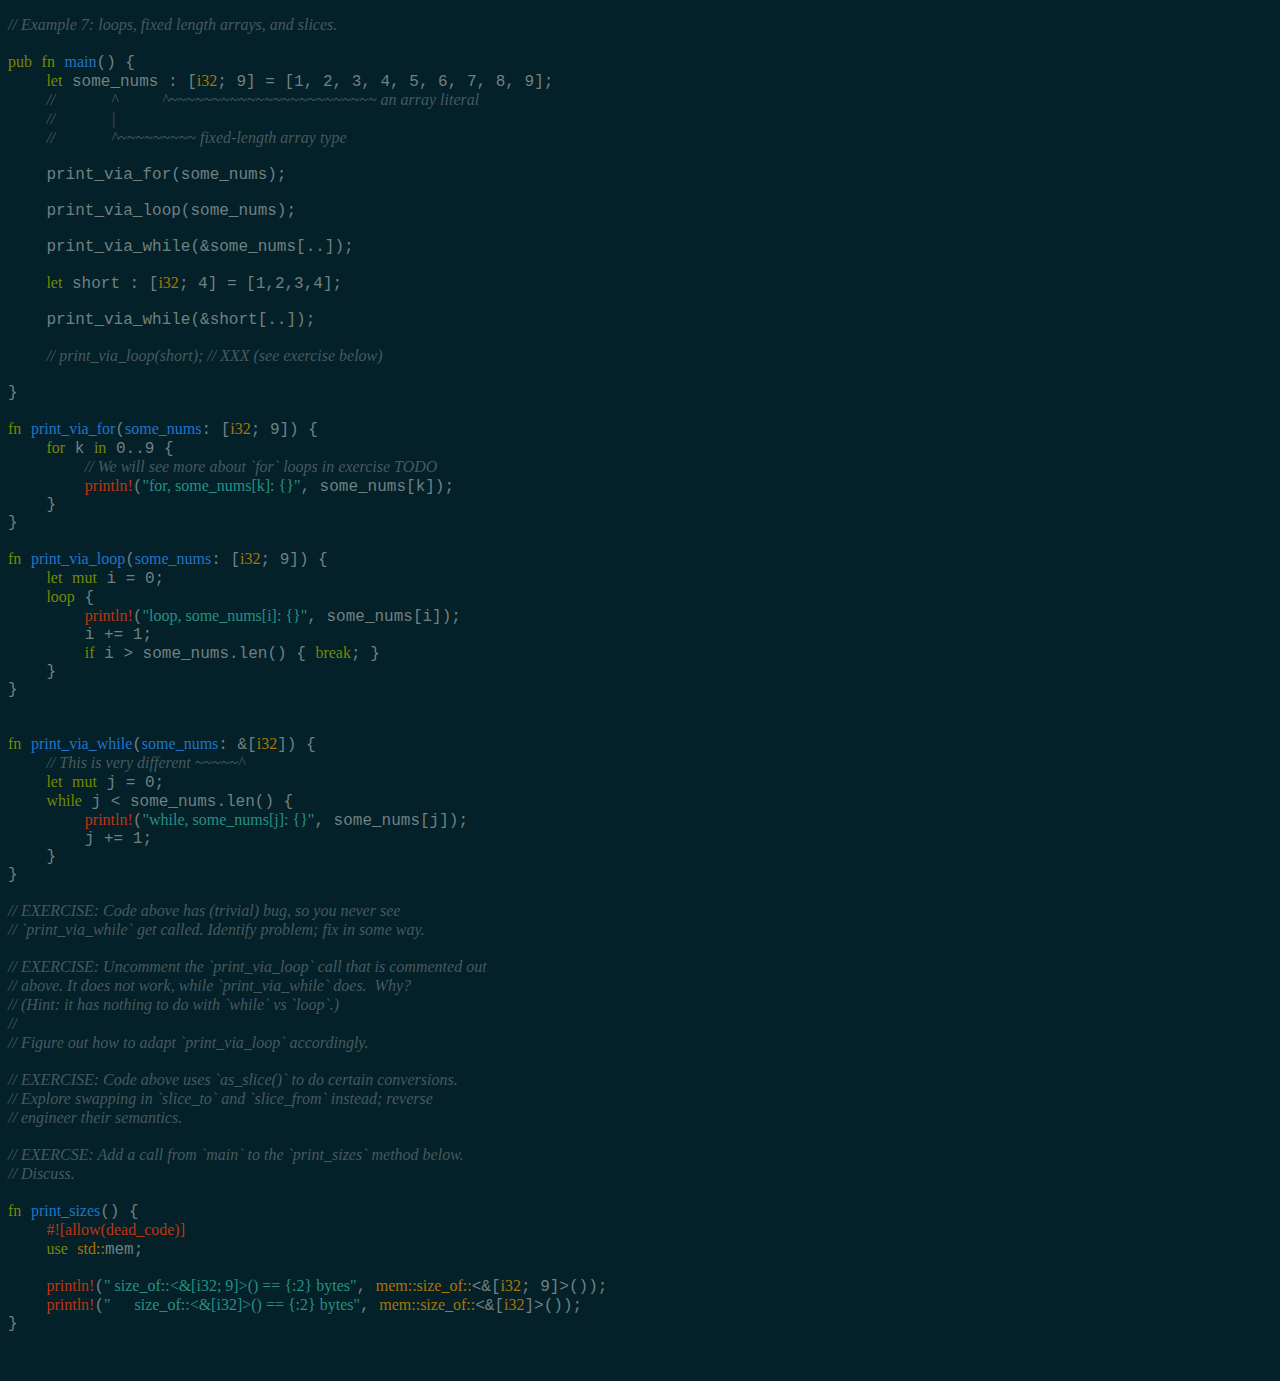
<file: src/ex7.rs.html>
<?xml version="1.0" encoding="utf-8"?>
<!DOCTYPE html PUBLIC "-//W3C//DTD XHTML 1.1//EN"
"http://www.w3.org/TR/xhtml11/DTD/xhtml11.dtd">
<html xmlns="http://www.w3.org/1999/xhtml">
  <head>
    <title>ex7.rs</title>
<meta name="generator" content="emacs 24.5.1; htmlfontify 0.21" />
<style type="text/css"><!-- 
body { font-family: Menlo;  font-stretch: normal;  font-weight: 500;  font-style: normal;  color: #708183;  background: #042028;  font-size: 12pt;  text-decoration: none; }
span.default   { font-family: Menlo;  font-stretch: normal;  font-weight: 500;  font-style: normal;  color: #708183;  background: #042028;  font-size: 12pt;  text-decoration: none; }
span.default a { font-family: Menlo;  font-stretch: normal;  font-weight: 500;  font-style: normal;  color: #708183;  background: #042028;  font-size: 12pt;  text-decoration: underline; }
span.string   { color: #259185;  font-style: normal;  font-weight: 500;  font-family: Menlo;  font-stretch: normal;  background: #042028;  font-size: 12pt;  text-decoration: none; }
span.string a { color: #259185;  font-style: normal;  font-weight: 500;  font-family: Menlo;  font-stretch: normal;  background: #042028;  font-size: 12pt;  text-decoration: underline; }
span.preprocessor   { color: #bd3612;  font-style: normal;  font-weight: 500;  font-family: Menlo;  font-stretch: normal;  background: #042028;  font-size: 12pt;  text-decoration: none; }
span.preprocessor a { color: #bd3612;  font-style: normal;  font-weight: 500;  font-family: Menlo;  font-stretch: normal;  background: #042028;  font-size: 12pt;  text-decoration: underline; }
span.variable-name   { color: #2075c7;  font-style: normal;  font-weight: 500;  font-family: Menlo;  font-stretch: normal;  background: #042028;  font-size: 12pt;  text-decoration: none; }
span.variable-name a { color: #2075c7;  font-style: normal;  font-weight: 500;  font-family: Menlo;  font-stretch: normal;  background: #042028;  font-size: 12pt;  text-decoration: underline; }
span.type   { color: #a57705;  font-style: normal;  font-weight: 500;  font-family: Menlo;  font-stretch: normal;  background: #042028;  font-size: 12pt;  text-decoration: none; }
span.type a { color: #a57705;  font-style: normal;  font-weight: 500;  font-family: Menlo;  font-stretch: normal;  background: #042028;  font-size: 12pt;  text-decoration: underline; }
span.function-name   { color: #2075c7;  font-style: normal;  font-weight: 500;  font-family: Menlo;  font-stretch: normal;  background: #042028;  font-size: 12pt;  text-decoration: none; }
span.function-name a { color: #2075c7;  font-style: normal;  font-weight: 500;  font-family: Menlo;  font-stretch: normal;  background: #042028;  font-size: 12pt;  text-decoration: underline; }
span.keyword   { color: #728a05;  font-style: normal;  font-weight: 500;  font-family: Menlo;  font-stretch: normal;  background: #042028;  font-size: 12pt;  text-decoration: none; }
span.keyword a { color: #728a05;  font-style: normal;  font-weight: 500;  font-family: Menlo;  font-stretch: normal;  background: #042028;  font-size: 12pt;  text-decoration: underline; }
span.comment   { color: #465a61;  font-style: italic;  font-weight: 500;  font-family: Menlo;  font-stretch: normal;  background: #042028;  font-size: 12pt;  text-decoration: none; }
span.comment a { color: #465a61;  font-style: italic;  font-weight: 500;  font-family: Menlo;  font-stretch: normal;  background: #042028;  font-size: 12pt;  text-decoration: underline; }
span.comment-delimiter   { color: #465a61;  font-style: italic;  font-weight: 500;  font-family: Menlo;  font-stretch: normal;  background: #042028;  font-size: 12pt;  text-decoration: none; }
span.comment-delimiter a { color: #465a61;  font-style: italic;  font-weight: 500;  font-family: Menlo;  font-stretch: normal;  background: #042028;  font-size: 12pt;  text-decoration: underline; }
 --></style>

    <script type="text/javascript"><!--
  // this function is needed to work around
  // a bug in IE related to element attributes
  function hasClass(obj)
  {
      var result = false;
      if (obj.getAttributeNode("class") != null)
      {
          result = obj.getAttributeNode("class").value;
      }
      return result;
  }

  function stripe(id)
  {
      // the flag we'll use to keep track of
      // whether the current row is odd or even
      var even = false;

      // if arguments are provided to specify the colors
      // of the even & odd rows, then use the them;
      // otherwise use the following defaults:
      var evenColor = arguments[1] ? arguments[1] : "#fff";
      var oddColor  = arguments[2] ? arguments[2] : "#ddd";

      // obtain a reference to the desired table
      // if no such table exists, abort
      var table = document.getElementById(id);
      if (! table) { return; }

      // by definition, tables can have more than one tbody
      // element, so we'll have to get the list of child
      // &lt;tbody&gt;s
      var tbodies = table.getElementsByTagName("tbody");

      // and iterate through them...
      for (var h = 0; h < tbodies.length; h++)
      {
          // find all the &lt;tr&gt; elements...
          var trs = tbodies[h].getElementsByTagName("tr");

          // ... and iterate through them
          for (var i = 0; i < trs.length; i++)
          {
              // avoid rows that have a class attribute
              // or backgroundColor style
              if (! hasClass(trs[i]) &&
                  ! trs[i].style.backgroundColor)
              {
                  // get all the cells in this row...
                  var tds = trs[i].getElementsByTagName("td");

                  // and iterate through them...
                  for (var j = 0; j < tds.length; j++)
                  {
                      var mytd = tds[j];

                      // avoid cells that have a class attribute
                      // or backgroundColor style
                      if (! hasClass(mytd) &&
                          ! mytd.style.backgroundColor)
                      {
                          mytd.style.backgroundColor =
                            even ? evenColor : oddColor;
                      }
                  }
              }
              // flip from odd to even, or vice-versa
              even =  ! even;
          }
      }
  }

  function toggle_invis( name )
  {
      var filter =
        { acceptNode:
          function( node )
          { var classname = node.id;
            if( classname )
            { var classbase = classname.substr( 0, name.length );
              if( classbase == name ) { return NodeFilter.FILTER_ACCEPT; } }
            return NodeFilter.FILTER_SKIP; } };
      var walker = document.createTreeWalker( document.body           ,
                                              NodeFilter.SHOW_ELEMENT ,
                                              filter                  ,
                                              false                   );
      while( walker.nextNode() )
      {
          var e = walker.currentNode;
          if( e.style.display == "none" ) { e.style.display = "inline"; }
          else                            { e.style.display = "none";   }
      }
  }
--> </script>
  </head>
  <body onload="stripe('index'); return true;">

<pre><span class="comment-delimiter">// </span><span class="comment">Example 7: loops, fixed length arrays, and slices.
</span>
<span class="keyword">pub</span> <span class="keyword">fn</span> <span class="function-name">main</span>() {
    <span class="keyword">let</span> some_nums : [<span class="type">i32</span>; 9] = [1, 2, 3, 4, 5, 6, 7, 8, 9];
    <span class="comment-delimiter">//              </span><span class="comment">^           ^~~~~~~~~~~~~~~~~~~~~~~~~ an array literal
</span>    <span class="comment-delimiter">//              </span><span class="comment">|
</span>    <span class="comment-delimiter">//              </span><span class="comment">^~~~~~~~~~ fixed-length array type
</span>
    print_via_for(some_nums);

    print_via_loop(some_nums);

    print_via_while(&amp;some_nums[..]);

    <span class="keyword">let</span> short : [<span class="type">i32</span>; 4] = [1,2,3,4];

    print_via_while(&amp;short[..]);

    <span class="comment-delimiter">// </span><span class="comment">print_via_loop(short); // XXX (see exercise below)
</span>
}

<span class="keyword">fn</span> <span class="function-name">print_via_for</span>(<span class="variable-name">some_nums</span>: [<span class="type">i32</span>; 9]) {
    <span class="keyword">for</span> k <span class="keyword">in</span> 0..9 {
        <span class="comment-delimiter">// </span><span class="comment">We will see more about `for` loops in exercise TODO
</span>        <span class="preprocessor">println!</span>(<span class="string">&quot;for, some_nums[k]: {}&quot;</span>, some_nums[k]);
    }
}

<span class="keyword">fn</span> <span class="function-name">print_via_loop</span>(<span class="variable-name">some_nums</span>: [<span class="type">i32</span>; 9]) {
    <span class="keyword">let</span> <span class="keyword">mut</span> i = 0;
    <span class="keyword">loop</span> {
        <span class="preprocessor">println!</span>(<span class="string">&quot;loop, some_nums[i]: {}&quot;</span>, some_nums[i]);
        i += 1;
        <span class="keyword">if</span> i &gt; some_nums.len() { <span class="keyword">break</span>; }
    }
}


<span class="keyword">fn</span> <span class="function-name">print_via_while</span>(<span class="variable-name">some_nums</span>: &amp;[<span class="type">i32</span>]) {
    <span class="comment-delimiter">// </span><span class="comment">This is very different ~~~~~^
</span>    <span class="keyword">let</span> <span class="keyword">mut</span> j = 0;
    <span class="keyword">while</span> j &lt; some_nums.len() {
        <span class="preprocessor">println!</span>(<span class="string">&quot;while, some_nums[j]: {}&quot;</span>, some_nums[j]);
        j += 1;
    }
}

<span class="comment-delimiter">// </span><span class="comment">EXERCISE: Code above has (trivial) bug, so you never see
</span><span class="comment-delimiter">// </span><span class="comment">`print_via_while` get called. Identify problem; fix in some way.
</span>
<span class="comment-delimiter">// </span><span class="comment">EXERCISE: Uncomment the `print_via_loop` call that is commented out
</span><span class="comment-delimiter">// </span><span class="comment">above. It does not work, while `print_via_while` does.  Why?
</span><span class="comment-delimiter">// </span><span class="comment">(Hint: it has nothing to do with `while` vs `loop`.)
</span><span class="comment-delimiter">//</span><span class="comment">
</span><span class="comment-delimiter">// </span><span class="comment">Figure out how to adapt `print_via_loop` accordingly.
</span>
<span class="comment-delimiter">// </span><span class="comment">EXERCISE: Code above uses `as_slice()` to do certain conversions.
</span><span class="comment-delimiter">// </span><span class="comment">Explore swapping in `slice_to` and `slice_from` instead; reverse
</span><span class="comment-delimiter">// </span><span class="comment">engineer their semantics.
</span>
<span class="comment-delimiter">// </span><span class="comment">EXERCSE: Add a call from `main` to the `print_sizes` method below.
</span><span class="comment-delimiter">// </span><span class="comment">Discuss.
</span>
<span class="keyword">fn</span> <span class="function-name">print_sizes</span>() {
    <span class="preprocessor">#![allow(dead_code)]</span>
    <span class="keyword">use</span> <span class="type">std::</span>mem;

    <span class="preprocessor">println!</span>(<span class="string">&quot; size_of::&lt;&amp;[i32; 9]&gt;() == {:2} bytes&quot;</span>, <span class="type">mem::size_of::</span>&lt;&amp;[<span class="type">i32</span>; 9]&gt;());
    <span class="preprocessor">println!</span>(<span class="string">&quot;      size_of::&lt;&amp;[i32]&gt;() == {:2} bytes&quot;</span>, <span class="type">mem::size_of::</span>&lt;&amp;[<span class="type">i32</span>]&gt;());
}
</pre>

 </body>
</html>
</file>
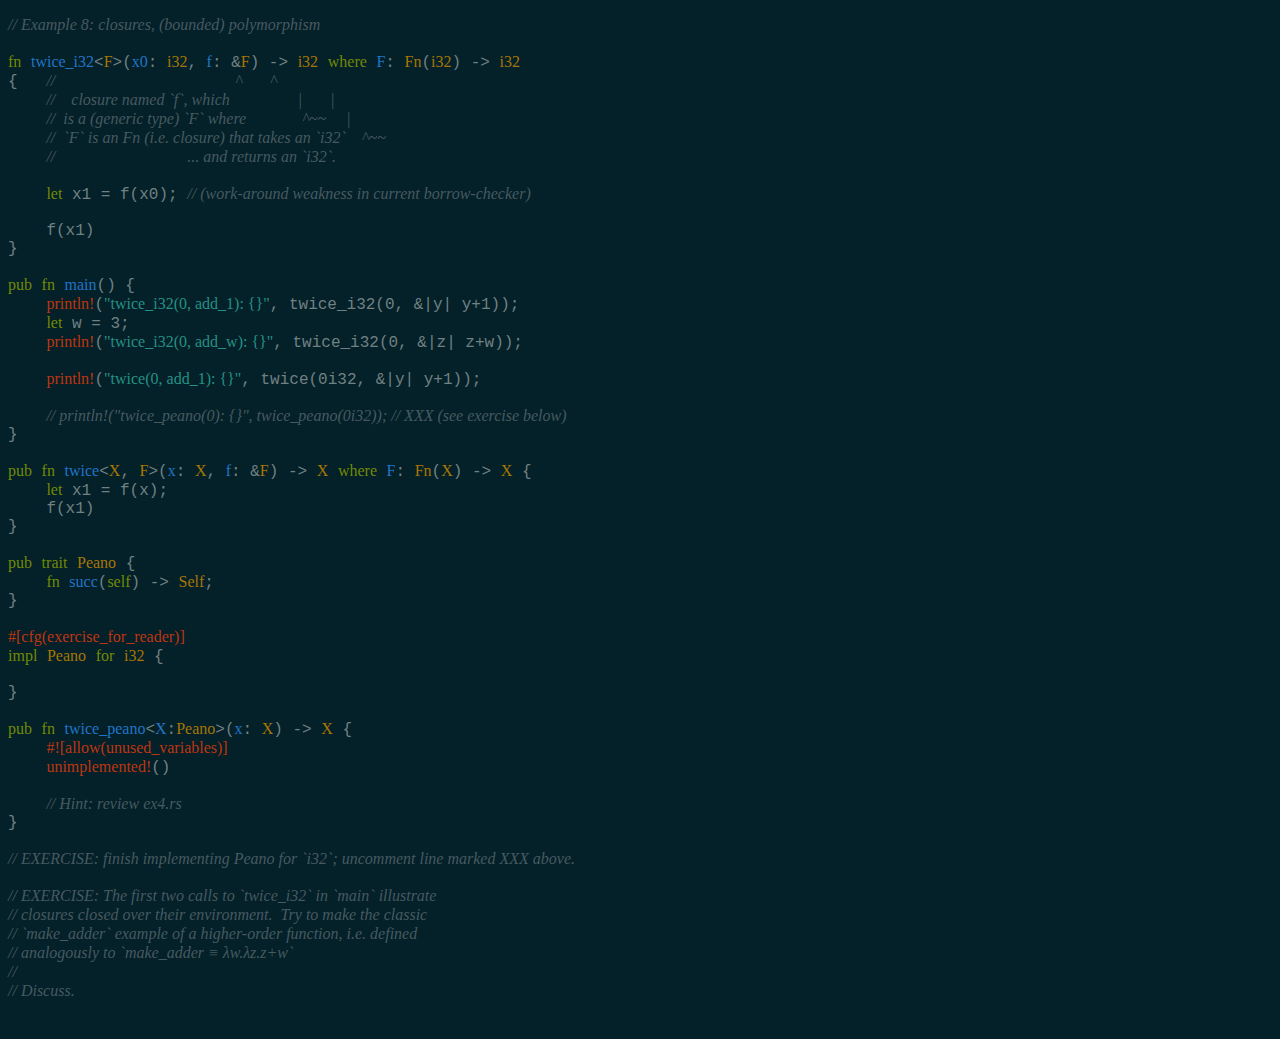
<file: src/ex8.rs.html>
<?xml version="1.0" encoding="utf-8"?>
<!DOCTYPE html PUBLIC "-//W3C//DTD XHTML 1.1//EN"
"http://www.w3.org/TR/xhtml11/DTD/xhtml11.dtd">
<html xmlns="http://www.w3.org/1999/xhtml">
  <head>
    <title>ex8.rs</title>
<meta name="generator" content="emacs 24.5.1; htmlfontify 0.21" />
<style type="text/css"><!-- 
body { font-family: Menlo;  font-stretch: normal;  font-weight: 500;  font-style: normal;  color: #708183;  background: #042028;  font-size: 12pt;  text-decoration: none; }
span.default   { font-family: Menlo;  font-stretch: normal;  font-weight: 500;  font-style: normal;  color: #708183;  background: #042028;  font-size: 12pt;  text-decoration: none; }
span.default a { font-family: Menlo;  font-stretch: normal;  font-weight: 500;  font-style: normal;  color: #708183;  background: #042028;  font-size: 12pt;  text-decoration: underline; }
span.string   { color: #259185;  font-style: normal;  font-weight: 500;  font-family: Menlo;  font-stretch: normal;  background: #042028;  font-size: 12pt;  text-decoration: none; }
span.string a { color: #259185;  font-style: normal;  font-weight: 500;  font-family: Menlo;  font-stretch: normal;  background: #042028;  font-size: 12pt;  text-decoration: underline; }
span.preprocessor   { color: #bd3612;  font-style: normal;  font-weight: 500;  font-family: Menlo;  font-stretch: normal;  background: #042028;  font-size: 12pt;  text-decoration: none; }
span.preprocessor a { color: #bd3612;  font-style: normal;  font-weight: 500;  font-family: Menlo;  font-stretch: normal;  background: #042028;  font-size: 12pt;  text-decoration: underline; }
span.variable-name   { color: #2075c7;  font-style: normal;  font-weight: 500;  font-family: Menlo;  font-stretch: normal;  background: #042028;  font-size: 12pt;  text-decoration: none; }
span.variable-name a { color: #2075c7;  font-style: normal;  font-weight: 500;  font-family: Menlo;  font-stretch: normal;  background: #042028;  font-size: 12pt;  text-decoration: underline; }
span.type   { color: #a57705;  font-style: normal;  font-weight: 500;  font-family: Menlo;  font-stretch: normal;  background: #042028;  font-size: 12pt;  text-decoration: none; }
span.type a { color: #a57705;  font-style: normal;  font-weight: 500;  font-family: Menlo;  font-stretch: normal;  background: #042028;  font-size: 12pt;  text-decoration: underline; }
span.function-name   { color: #2075c7;  font-style: normal;  font-weight: 500;  font-family: Menlo;  font-stretch: normal;  background: #042028;  font-size: 12pt;  text-decoration: none; }
span.function-name a { color: #2075c7;  font-style: normal;  font-weight: 500;  font-family: Menlo;  font-stretch: normal;  background: #042028;  font-size: 12pt;  text-decoration: underline; }
span.keyword   { color: #728a05;  font-style: normal;  font-weight: 500;  font-family: Menlo;  font-stretch: normal;  background: #042028;  font-size: 12pt;  text-decoration: none; }
span.keyword a { color: #728a05;  font-style: normal;  font-weight: 500;  font-family: Menlo;  font-stretch: normal;  background: #042028;  font-size: 12pt;  text-decoration: underline; }
span.comment   { color: #465a61;  font-style: italic;  font-weight: 500;  font-family: Menlo;  font-stretch: normal;  background: #042028;  font-size: 12pt;  text-decoration: none; }
span.comment a { color: #465a61;  font-style: italic;  font-weight: 500;  font-family: Menlo;  font-stretch: normal;  background: #042028;  font-size: 12pt;  text-decoration: underline; }
span.comment-delimiter   { color: #465a61;  font-style: italic;  font-weight: 500;  font-family: Menlo;  font-stretch: normal;  background: #042028;  font-size: 12pt;  text-decoration: none; }
span.comment-delimiter a { color: #465a61;  font-style: italic;  font-weight: 500;  font-family: Menlo;  font-stretch: normal;  background: #042028;  font-size: 12pt;  text-decoration: underline; }
 --></style>

    <script type="text/javascript"><!--
  // this function is needed to work around
  // a bug in IE related to element attributes
  function hasClass(obj)
  {
      var result = false;
      if (obj.getAttributeNode("class") != null)
      {
          result = obj.getAttributeNode("class").value;
      }
      return result;
  }

  function stripe(id)
  {
      // the flag we'll use to keep track of
      // whether the current row is odd or even
      var even = false;

      // if arguments are provided to specify the colors
      // of the even & odd rows, then use the them;
      // otherwise use the following defaults:
      var evenColor = arguments[1] ? arguments[1] : "#fff";
      var oddColor  = arguments[2] ? arguments[2] : "#ddd";

      // obtain a reference to the desired table
      // if no such table exists, abort
      var table = document.getElementById(id);
      if (! table) { return; }

      // by definition, tables can have more than one tbody
      // element, so we'll have to get the list of child
      // &lt;tbody&gt;s
      var tbodies = table.getElementsByTagName("tbody");

      // and iterate through them...
      for (var h = 0; h < tbodies.length; h++)
      {
          // find all the &lt;tr&gt; elements...
          var trs = tbodies[h].getElementsByTagName("tr");

          // ... and iterate through them
          for (var i = 0; i < trs.length; i++)
          {
              // avoid rows that have a class attribute
              // or backgroundColor style
              if (! hasClass(trs[i]) &&
                  ! trs[i].style.backgroundColor)
              {
                  // get all the cells in this row...
                  var tds = trs[i].getElementsByTagName("td");

                  // and iterate through them...
                  for (var j = 0; j < tds.length; j++)
                  {
                      var mytd = tds[j];

                      // avoid cells that have a class attribute
                      // or backgroundColor style
                      if (! hasClass(mytd) &&
                          ! mytd.style.backgroundColor)
                      {
                          mytd.style.backgroundColor =
                            even ? evenColor : oddColor;
                      }
                  }
              }
              // flip from odd to even, or vice-versa
              even =  ! even;
          }
      }
  }

  function toggle_invis( name )
  {
      var filter =
        { acceptNode:
          function( node )
          { var classname = node.id;
            if( classname )
            { var classbase = classname.substr( 0, name.length );
              if( classbase == name ) { return NodeFilter.FILTER_ACCEPT; } }
            return NodeFilter.FILTER_SKIP; } };
      var walker = document.createTreeWalker( document.body           ,
                                              NodeFilter.SHOW_ELEMENT ,
                                              filter                  ,
                                              false                   );
      while( walker.nextNode() )
      {
          var e = walker.currentNode;
          if( e.style.display == "none" ) { e.style.display = "inline"; }
          else                            { e.style.display = "none";   }
      }
  }
--> </script>
  </head>
  <body onload="stripe('index'); return true;">

<pre><span class="comment-delimiter">// </span><span class="comment">Example 8: closures, (bounded) polymorphism
</span>
<span class="keyword">fn</span> <span class="function-name">twice_i32</span>&lt;<span class="type">F</span>&gt;(<span class="variable-name">x0</span>: <span class="type">i32</span>, <span class="variable-name">f</span>: &amp;<span class="type">F</span>) -&gt; <span class="type">i32</span> <span class="keyword">where</span> <span class="variable-name">F</span>: <span class="type">Fn</span>(<span class="type">i32</span>) -&gt; <span class="type">i32</span>
{   <span class="comment-delimiter">//                                             </span><span class="comment">^       ^
</span>    <span class="comment-delimiter">//    </span><span class="comment">closure named `f`, which                 |       |
</span>    <span class="comment-delimiter">//  </span><span class="comment">is a (generic type) `F` where              ^~~     |
</span>    <span class="comment-delimiter">//  </span><span class="comment">`F` is an Fn (i.e. closure) that takes an `i32`    ^~~
</span>    <span class="comment-delimiter">//                                 </span><span class="comment">... and returns an `i32`.
</span>
    <span class="keyword">let</span> x1 = f(x0); <span class="comment-delimiter">// </span><span class="comment">(work-around weakness in current borrow-checker)
</span>
    f(x1)
}

<span class="keyword">pub</span> <span class="keyword">fn</span> <span class="function-name">main</span>() {
    <span class="preprocessor">println!</span>(<span class="string">&quot;twice_i32(0, add_1): {}&quot;</span>, twice_i32(0, &amp;|y| y+1));
    <span class="keyword">let</span> w = 3;
    <span class="preprocessor">println!</span>(<span class="string">&quot;twice_i32(0, add_w): {}&quot;</span>, twice_i32(0, &amp;|z| z+w));

    <span class="preprocessor">println!</span>(<span class="string">&quot;twice(0, add_1): {}&quot;</span>, twice(0i32, &amp;|y| y+1));

    <span class="comment-delimiter">// </span><span class="comment">println!(&quot;twice_peano(0): {}&quot;, twice_peano(0i32)); // XXX (see exercise below)
</span>}

<span class="keyword">pub</span> <span class="keyword">fn</span> <span class="function-name">twice</span>&lt;<span class="type">X</span>, <span class="type">F</span>&gt;(<span class="variable-name">x</span>: <span class="type">X</span>, <span class="variable-name">f</span>: &amp;<span class="type">F</span>) -&gt; <span class="type">X</span> <span class="keyword">where</span> <span class="variable-name">F</span>: <span class="type">Fn</span>(<span class="type">X</span>) -&gt; <span class="type">X</span> {
    <span class="keyword">let</span> x1 = f(x);
    f(x1)
}

<span class="keyword">pub</span> <span class="keyword">trait</span> <span class="type">Peano</span> {
    <span class="keyword">fn</span> <span class="function-name">succ</span>(<span class="keyword">self</span>) -&gt; <span class="type">Self</span>;
}

<span class="preprocessor">#[cfg(exercise_for_reader)]</span>
<span class="keyword">impl</span> <span class="type">Peano</span> <span class="keyword">for</span> <span class="type">i32</span> {

}

<span class="keyword">pub</span> <span class="keyword">fn</span> <span class="function-name">twice_peano</span>&lt;<span class="variable-name">X</span>:<span class="type">Peano</span>&gt;(<span class="variable-name">x</span>: <span class="type">X</span>) -&gt; <span class="type">X</span> {
    <span class="preprocessor">#![allow(unused_variables)]</span>
    <span class="preprocessor">unimplemented!</span>()

    <span class="comment-delimiter">// </span><span class="comment">Hint: review ex4.rs
</span>}

<span class="comment-delimiter">// </span><span class="comment">EXERCISE: finish implementing Peano for `i32`; uncomment line marked XXX above.
</span>
<span class="comment-delimiter">// </span><span class="comment">EXERCISE: The first two calls to `twice_i32` in `main` illustrate
</span><span class="comment-delimiter">// </span><span class="comment">closures closed over their environment.  Try to make the classic
</span><span class="comment-delimiter">// </span><span class="comment">`make_adder` example of a higher-order function, i.e. defined
</span><span class="comment-delimiter">// </span><span class="comment">analogously to `make_adder ≡ λw.λz.z+w`
</span><span class="comment-delimiter">//</span><span class="comment">
</span><span class="comment-delimiter">// </span><span class="comment">Discuss.
</span></pre>

 </body>
</html>
</file>
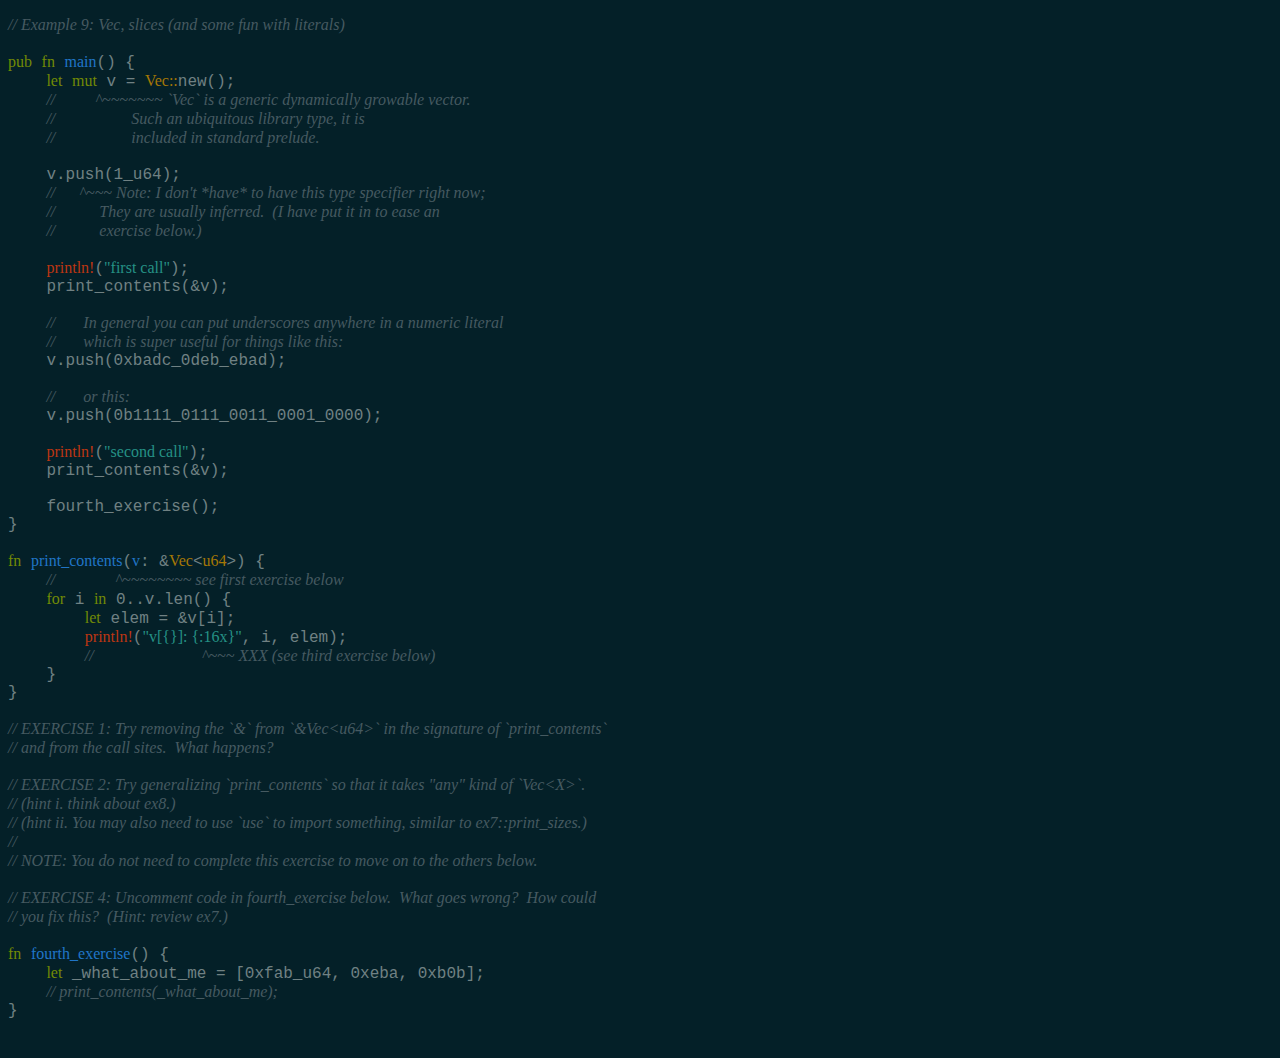
<file: src/ex9.rs.html>
<?xml version="1.0" encoding="utf-8"?>
<!DOCTYPE html PUBLIC "-//W3C//DTD XHTML 1.1//EN"
"http://www.w3.org/TR/xhtml11/DTD/xhtml11.dtd">
<html xmlns="http://www.w3.org/1999/xhtml">
  <head>
    <title>ex9.rs</title>
<meta name="generator" content="emacs 24.5.1; htmlfontify 0.21" />
<style type="text/css"><!-- 
body { font-family: Menlo;  font-stretch: normal;  font-weight: 500;  font-style: normal;  color: #708183;  background: #042028;  font-size: 12pt;  text-decoration: none; }
span.default   { font-family: Menlo;  font-stretch: normal;  font-weight: 500;  font-style: normal;  color: #708183;  background: #042028;  font-size: 12pt;  text-decoration: none; }
span.default a { font-family: Menlo;  font-stretch: normal;  font-weight: 500;  font-style: normal;  color: #708183;  background: #042028;  font-size: 12pt;  text-decoration: underline; }
span.variable-name   { color: #2075c7;  font-style: normal;  font-weight: 500;  font-family: Menlo;  font-stretch: normal;  background: #042028;  font-size: 12pt;  text-decoration: none; }
span.variable-name a { color: #2075c7;  font-style: normal;  font-weight: 500;  font-family: Menlo;  font-stretch: normal;  background: #042028;  font-size: 12pt;  text-decoration: underline; }
span.string   { color: #259185;  font-style: normal;  font-weight: 500;  font-family: Menlo;  font-stretch: normal;  background: #042028;  font-size: 12pt;  text-decoration: none; }
span.string a { color: #259185;  font-style: normal;  font-weight: 500;  font-family: Menlo;  font-stretch: normal;  background: #042028;  font-size: 12pt;  text-decoration: underline; }
span.preprocessor   { color: #bd3612;  font-style: normal;  font-weight: 500;  font-family: Menlo;  font-stretch: normal;  background: #042028;  font-size: 12pt;  text-decoration: none; }
span.preprocessor a { color: #bd3612;  font-style: normal;  font-weight: 500;  font-family: Menlo;  font-stretch: normal;  background: #042028;  font-size: 12pt;  text-decoration: underline; }
span.type   { color: #a57705;  font-style: normal;  font-weight: 500;  font-family: Menlo;  font-stretch: normal;  background: #042028;  font-size: 12pt;  text-decoration: none; }
span.type a { color: #a57705;  font-style: normal;  font-weight: 500;  font-family: Menlo;  font-stretch: normal;  background: #042028;  font-size: 12pt;  text-decoration: underline; }
span.function-name   { color: #2075c7;  font-style: normal;  font-weight: 500;  font-family: Menlo;  font-stretch: normal;  background: #042028;  font-size: 12pt;  text-decoration: none; }
span.function-name a { color: #2075c7;  font-style: normal;  font-weight: 500;  font-family: Menlo;  font-stretch: normal;  background: #042028;  font-size: 12pt;  text-decoration: underline; }
span.keyword   { color: #728a05;  font-style: normal;  font-weight: 500;  font-family: Menlo;  font-stretch: normal;  background: #042028;  font-size: 12pt;  text-decoration: none; }
span.keyword a { color: #728a05;  font-style: normal;  font-weight: 500;  font-family: Menlo;  font-stretch: normal;  background: #042028;  font-size: 12pt;  text-decoration: underline; }
span.comment   { color: #465a61;  font-style: italic;  font-weight: 500;  font-family: Menlo;  font-stretch: normal;  background: #042028;  font-size: 12pt;  text-decoration: none; }
span.comment a { color: #465a61;  font-style: italic;  font-weight: 500;  font-family: Menlo;  font-stretch: normal;  background: #042028;  font-size: 12pt;  text-decoration: underline; }
span.comment-delimiter   { color: #465a61;  font-style: italic;  font-weight: 500;  font-family: Menlo;  font-stretch: normal;  background: #042028;  font-size: 12pt;  text-decoration: none; }
span.comment-delimiter a { color: #465a61;  font-style: italic;  font-weight: 500;  font-family: Menlo;  font-stretch: normal;  background: #042028;  font-size: 12pt;  text-decoration: underline; }
 --></style>

    <script type="text/javascript"><!--
  // this function is needed to work around
  // a bug in IE related to element attributes
  function hasClass(obj)
  {
      var result = false;
      if (obj.getAttributeNode("class") != null)
      {
          result = obj.getAttributeNode("class").value;
      }
      return result;
  }

  function stripe(id)
  {
      // the flag we'll use to keep track of
      // whether the current row is odd or even
      var even = false;

      // if arguments are provided to specify the colors
      // of the even & odd rows, then use the them;
      // otherwise use the following defaults:
      var evenColor = arguments[1] ? arguments[1] : "#fff";
      var oddColor  = arguments[2] ? arguments[2] : "#ddd";

      // obtain a reference to the desired table
      // if no such table exists, abort
      var table = document.getElementById(id);
      if (! table) { return; }

      // by definition, tables can have more than one tbody
      // element, so we'll have to get the list of child
      // &lt;tbody&gt;s
      var tbodies = table.getElementsByTagName("tbody");

      // and iterate through them...
      for (var h = 0; h < tbodies.length; h++)
      {
          // find all the &lt;tr&gt; elements...
          var trs = tbodies[h].getElementsByTagName("tr");

          // ... and iterate through them
          for (var i = 0; i < trs.length; i++)
          {
              // avoid rows that have a class attribute
              // or backgroundColor style
              if (! hasClass(trs[i]) &&
                  ! trs[i].style.backgroundColor)
              {
                  // get all the cells in this row...
                  var tds = trs[i].getElementsByTagName("td");

                  // and iterate through them...
                  for (var j = 0; j < tds.length; j++)
                  {
                      var mytd = tds[j];

                      // avoid cells that have a class attribute
                      // or backgroundColor style
                      if (! hasClass(mytd) &&
                          ! mytd.style.backgroundColor)
                      {
                          mytd.style.backgroundColor =
                            even ? evenColor : oddColor;
                      }
                  }
              }
              // flip from odd to even, or vice-versa
              even =  ! even;
          }
      }
  }

  function toggle_invis( name )
  {
      var filter =
        { acceptNode:
          function( node )
          { var classname = node.id;
            if( classname )
            { var classbase = classname.substr( 0, name.length );
              if( classbase == name ) { return NodeFilter.FILTER_ACCEPT; } }
            return NodeFilter.FILTER_SKIP; } };
      var walker = document.createTreeWalker( document.body           ,
                                              NodeFilter.SHOW_ELEMENT ,
                                              filter                  ,
                                              false                   );
      while( walker.nextNode() )
      {
          var e = walker.currentNode;
          if( e.style.display == "none" ) { e.style.display = "inline"; }
          else                            { e.style.display = "none";   }
      }
  }
--> </script>
  </head>
  <body onload="stripe('index'); return true;">

<pre><span class="comment-delimiter">// </span><span class="comment">Example 9: Vec, slices (and some fun with literals)
</span>
<span class="keyword">pub</span> <span class="keyword">fn</span> <span class="function-name">main</span>() {
    <span class="keyword">let</span> <span class="keyword">mut</span> v = <span class="type">Vec::</span>new();
    <span class="comment-delimiter">//          </span><span class="comment">^~~~~~~~ `Vec` is a generic dynamically growable vector.
</span>    <span class="comment-delimiter">//                   </span><span class="comment">Such an ubiquitous library type, it is
</span>    <span class="comment-delimiter">//                   </span><span class="comment">included in standard prelude.
</span>
    v.push(1_u64);
    <span class="comment-delimiter">//      </span><span class="comment">^~~~ Note: I don't *have* to have this type specifier right now;
</span>    <span class="comment-delimiter">//           </span><span class="comment">They are usually inferred.  (I have put it in to ease an
</span>    <span class="comment-delimiter">//           </span><span class="comment">exercise below.)
</span>
    <span class="preprocessor">println!</span>(<span class="string">&quot;first call&quot;</span>);
    print_contents(&amp;v);

    <span class="comment-delimiter">//       </span><span class="comment">In general you can put underscores anywhere in a numeric literal
</span>    <span class="comment-delimiter">//       </span><span class="comment">which is super useful for things like this:
</span>    v.push(0xbadc_0deb_ebad);

    <span class="comment-delimiter">//       </span><span class="comment">or this:
</span>    v.push(0b1111_0111_0011_0001_0000);

    <span class="preprocessor">println!</span>(<span class="string">&quot;second call&quot;</span>);
    print_contents(&amp;v);

    fourth_exercise();
}

<span class="keyword">fn</span> <span class="function-name">print_contents</span>(<span class="variable-name">v</span>: &amp;<span class="type">Vec</span>&lt;<span class="type">u64</span>&gt;) {
    <span class="comment-delimiter">//               </span><span class="comment">^~~~~~~~~ see first exercise below
</span>    <span class="keyword">for</span> i <span class="keyword">in</span> 0..v.len() {
        <span class="keyword">let</span> elem = &amp;v[i];
        <span class="preprocessor">println!</span>(<span class="string">&quot;v[{}]: {:16x}&quot;</span>, i, elem);
        <span class="comment-delimiter">//                           </span><span class="comment">^~~~ XXX (see third exercise below)
</span>    }
}

<span class="comment-delimiter">// </span><span class="comment">EXERCISE 1: Try removing the `&amp;` from `&amp;Vec&lt;u64&gt;` in the signature of `print_contents`
</span><span class="comment-delimiter">// </span><span class="comment">and from the call sites.  What happens?
</span>
<span class="comment-delimiter">// </span><span class="comment">EXERCISE 2: Try generalizing `print_contents` so that it takes &quot;any&quot; kind of `Vec&lt;X&gt;`.
</span><span class="comment-delimiter">// </span><span class="comment">(hint i. think about ex8.)
</span><span class="comment-delimiter">// </span><span class="comment">(hint ii. You may also need to use `use` to import something, similar to ex7::print_sizes.)
</span><span class="comment-delimiter">//</span><span class="comment">
</span><span class="comment-delimiter">// </span><span class="comment">NOTE: You do not need to complete this exercise to move on to the others below.
</span>
<span class="comment-delimiter">// </span><span class="comment">EXERCISE 4: Uncomment code in fourth_exercise below.  What goes wrong?  How could
</span><span class="comment-delimiter">// </span><span class="comment">you fix this?  (Hint: review ex7.)
</span>
<span class="keyword">fn</span> <span class="function-name">fourth_exercise</span>() {
    <span class="keyword">let</span> _what_about_me = [0xfab_u64, 0xeba, 0xb0b];
    <span class="comment-delimiter">// </span><span class="comment">print_contents(_what_about_me);
</span>}
</pre>

 </body>
</html>
</file>
<file: examples.css>
body {
  font-family: Courier, monospace;
  font-size: medium;
  padding-top: 80px;
  padding-left: 40px;
  padding-right: 40px;
  padding-bottom: 80px;
  max-width: 980px;
  background-color: #f8faff;
  text-align: justify;
}
h1 {
  font-weight: bold;
}
h2 {
  font-weight: bold;
}
h3 {
  font-weight: bold;
  display: inline;
}
body.bookmarks {
  background-image: url("bookmarks.jpg");
  background-size: cover;
  background-attachment: fixed;
  color: white;
}
html {
  height: 100%;
}
div.col {
  float: left;
  background-color: rgba(0, 0, 0, 0.6);
  text-align: left;
}

@media (max-resolution: 200dpi), (orientation: landscape) {
  div.col {
    width: 380px;
    padding: 20px;
    margin: 10px;
    border-radius: 30px;
  }  
  body {
    font-size: medium;
  }
  h1 {
    font-size: large;
  }
  h2 {
    font-size: medium;
  }
  h3 {
    font-size: medium;
  }
}

@media (min-resolution: 200dpi) and (orientation: portrait) {
  div.col {
    width: 760px;
    padding: 40px;
    margin: 20px;
    border-radius: 60px;
  }  
  body {
    font-size: large;
  }
  h1 {
    font-size: xx-large;
  }
  h2 {
    font-size: large;
  }
  h3 {
    font-size: large;
  }
}

.clear {
  clear: both;
}

p.paper_title {
  margin-left:-5px;
}
p.paper_authors {
  margin-top:-10px;
  margin-left:15px;
}
p.paper_details {
  margin-top:-12px;
  margin-left:15px;
}
a {
  text-decoration: underline;
  -moz-text-decoration-style: dashed;
  color: black;
}

body.bookmarks a {
  color: white;
}
ul {
  list-style-type: none;
  padding: 0;
  padding-left: 15px;
  padding-right: 0px;
  margin: 0;
}

div.patch {
  position: absolute;
  z-index: 20;
  background-color: #f8faff;
  border-color: black;
  border-width: 1px;
  border-style: solid;
  height: 870px;
  width: 840px;
  overflow: hidden;
}

div.cover {
  z-index: 10;
  position: fixed;
  background-color: white;
  opacity: 0;
  left: 0;
  top: 0;
  width: 0;
  height: 0;
  transition: opacity 0.5s ease;
}

div.cover_opacity {
  opacity: 0.7;
}

div.cover_size {
  width: 100%;
  height: 100%;  
}

a.patch_close {
  position: absolute;
  right: 20px;
  top: 20px;
}

a.patch_download {
  position: absolute;
  left: 20px;
  top: 20px;
}

div.patch_listing {
  position: absolute;
  left: 20px;
  top: 50px;
  height: 800px;
  width: 800px;
  font-size: small;
  overflow: auto;
}

a.rendered {
    color: blue
}

a.download {
    color: red
}

a.playpen {
    color: green
}
</file>
